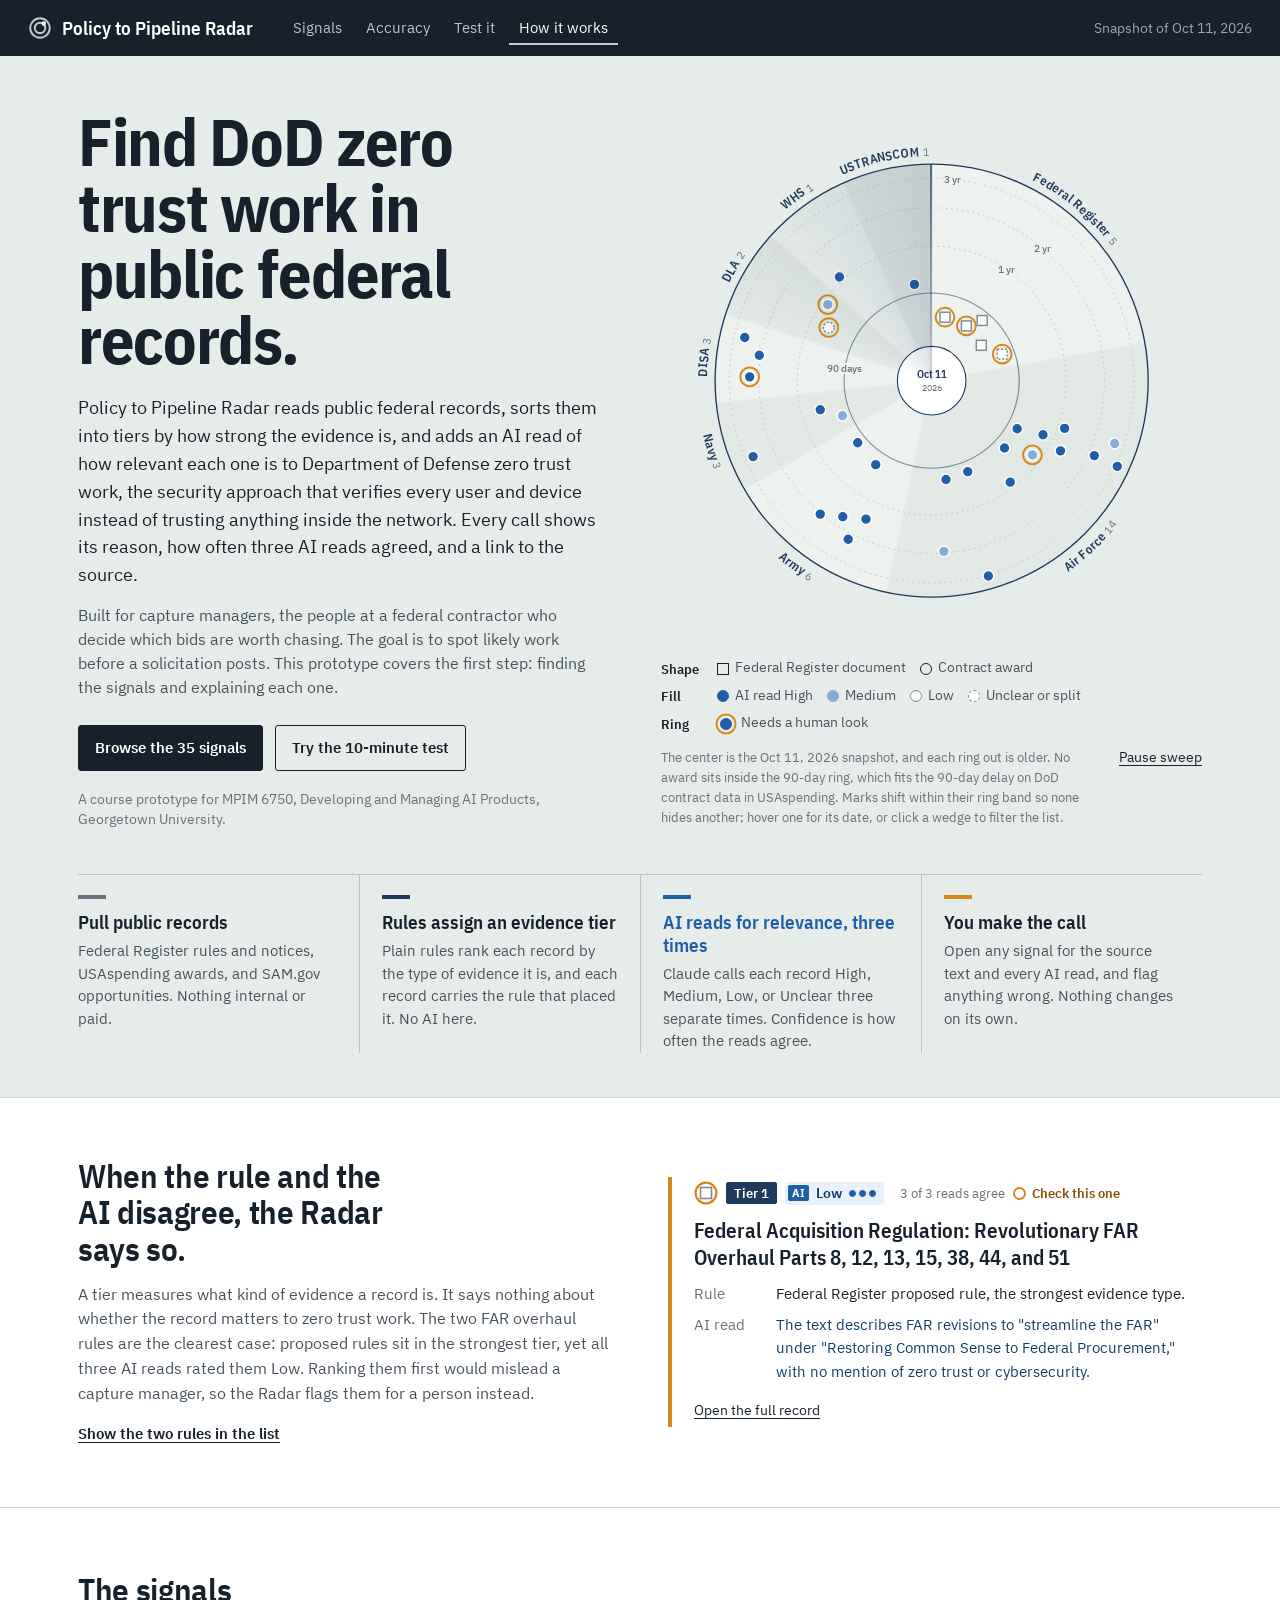
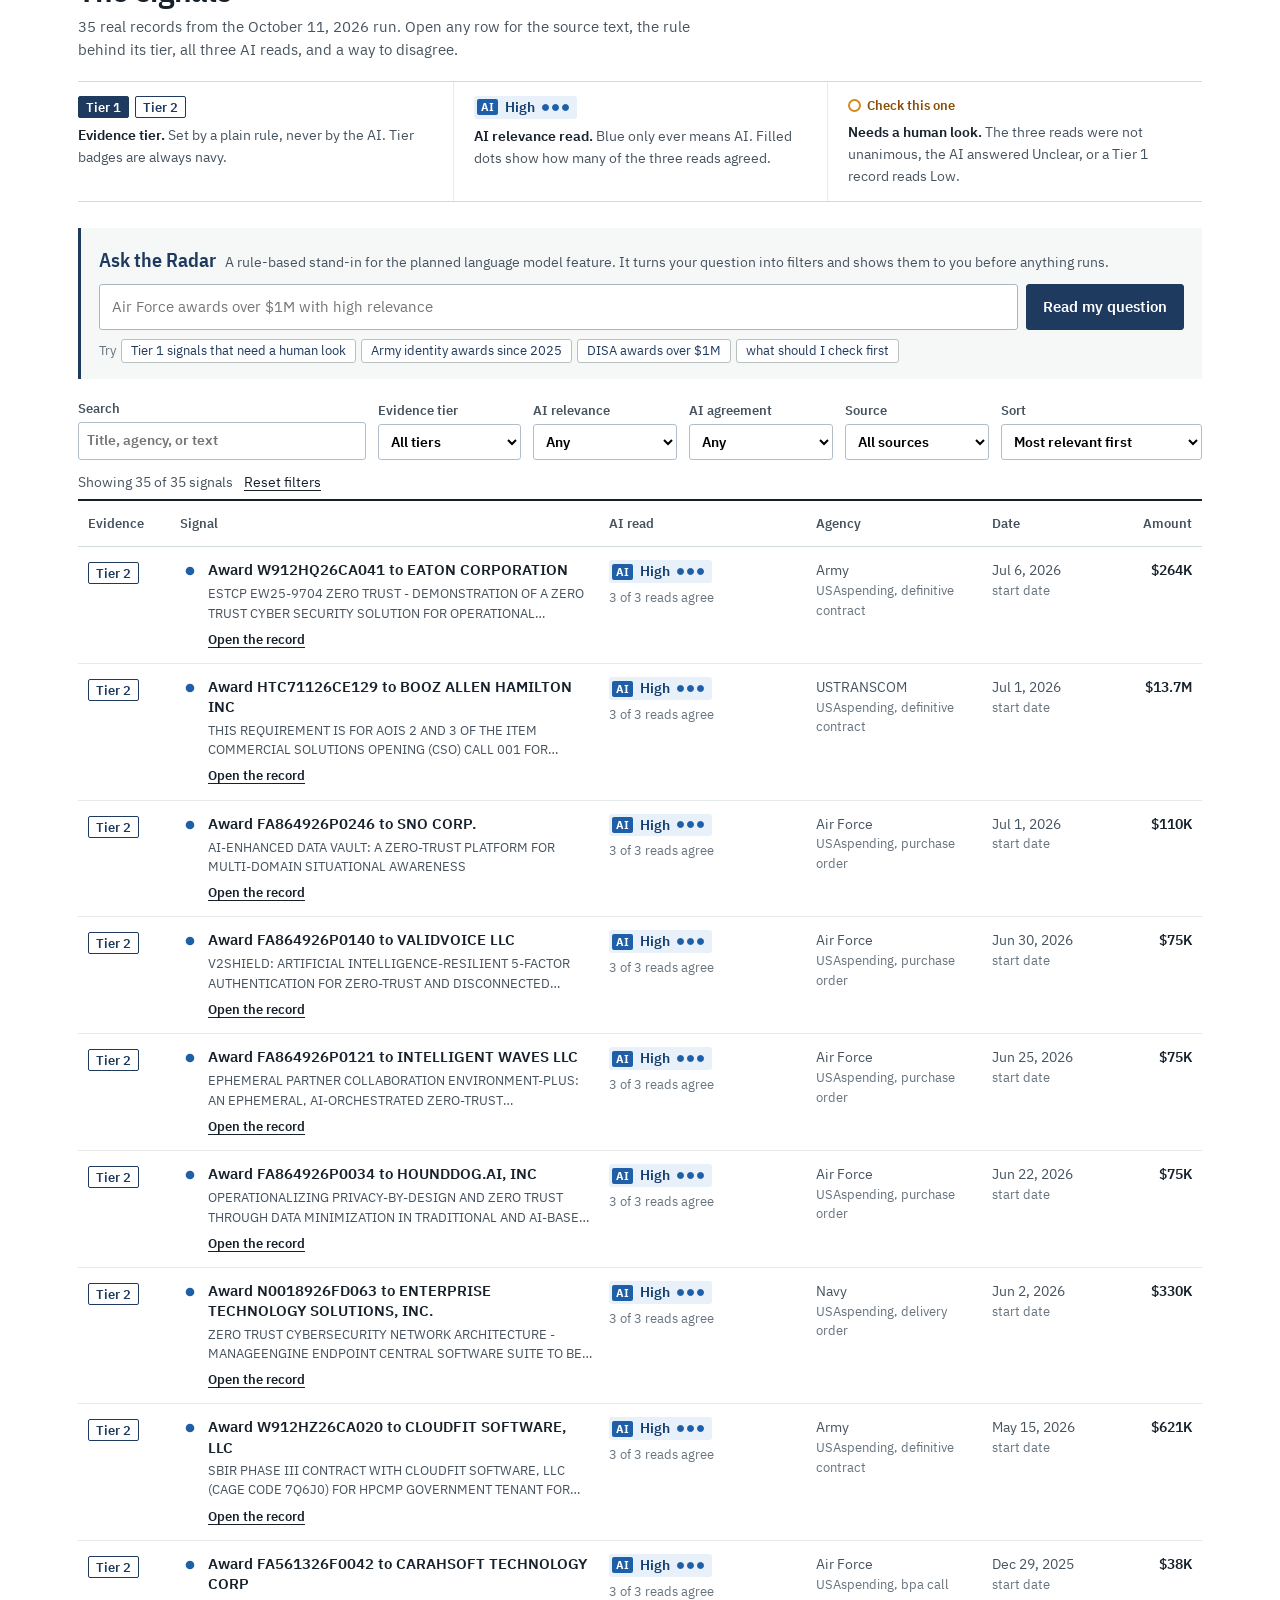
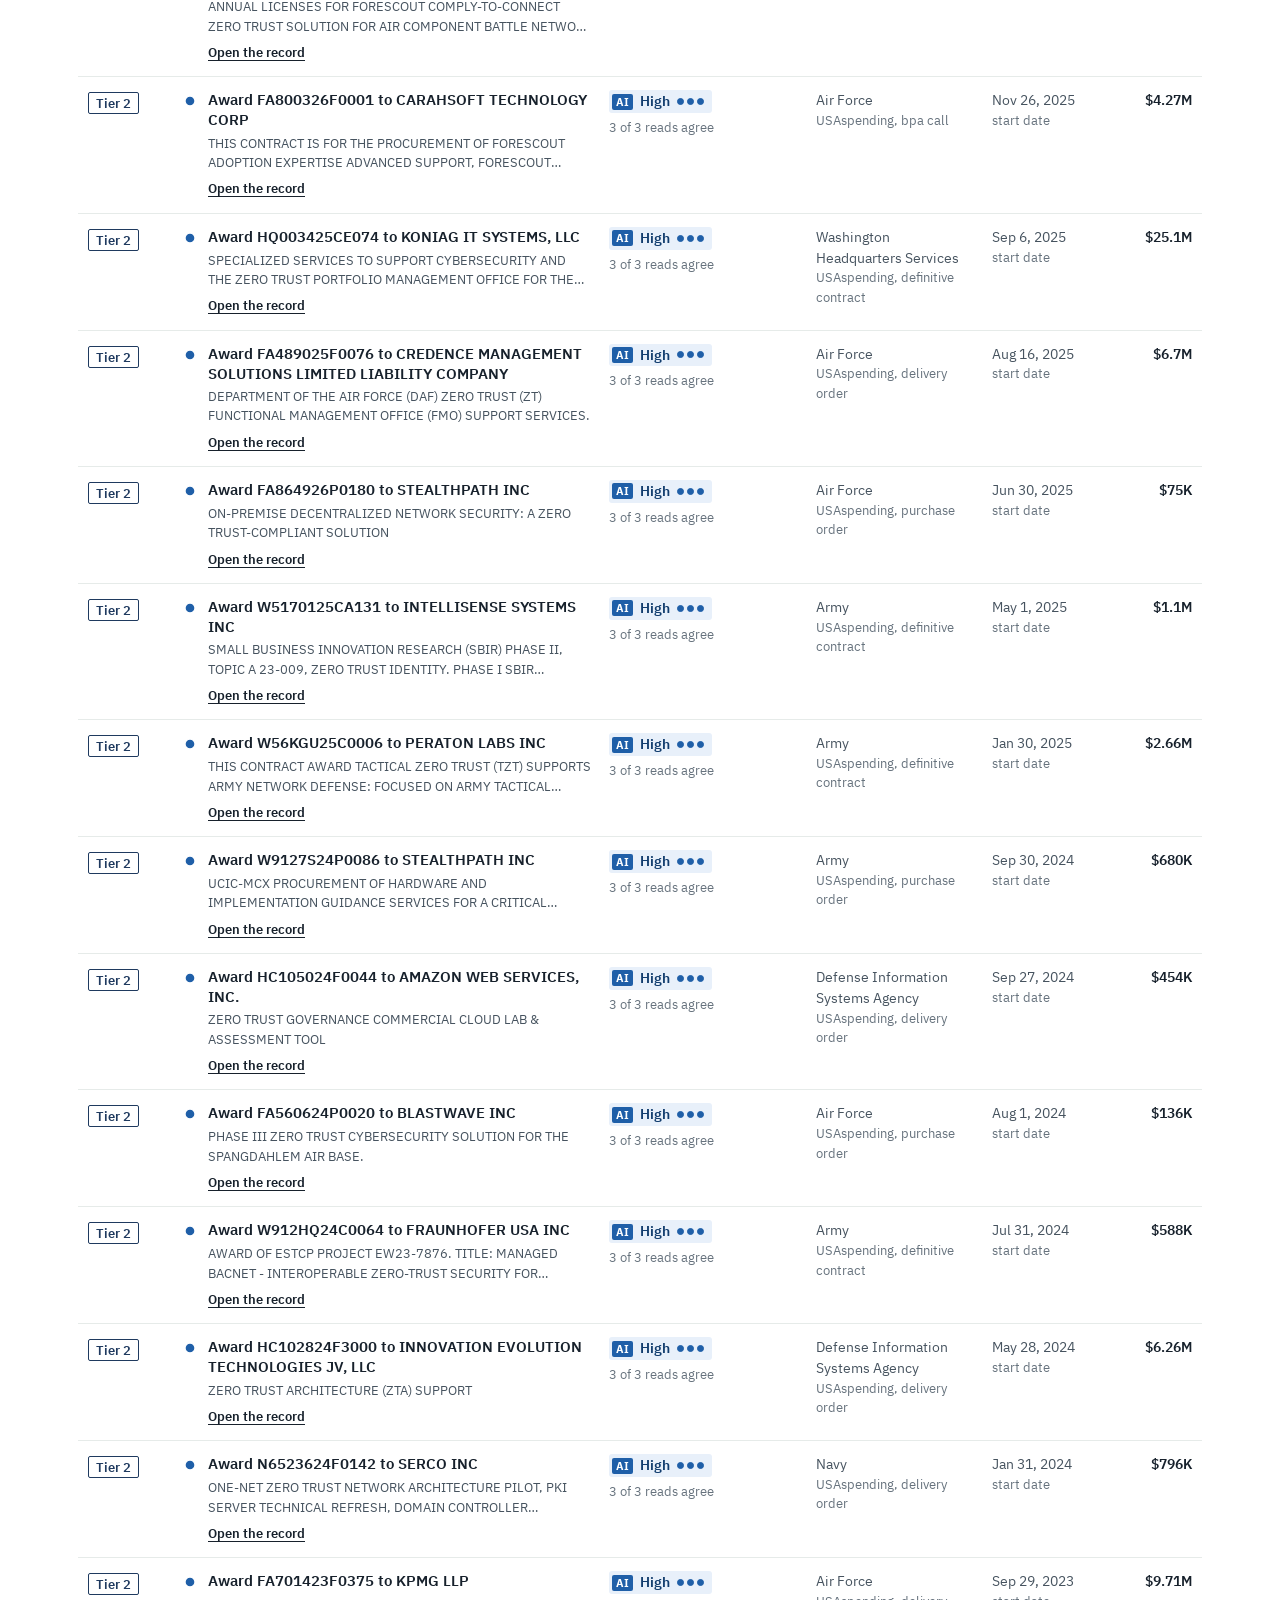
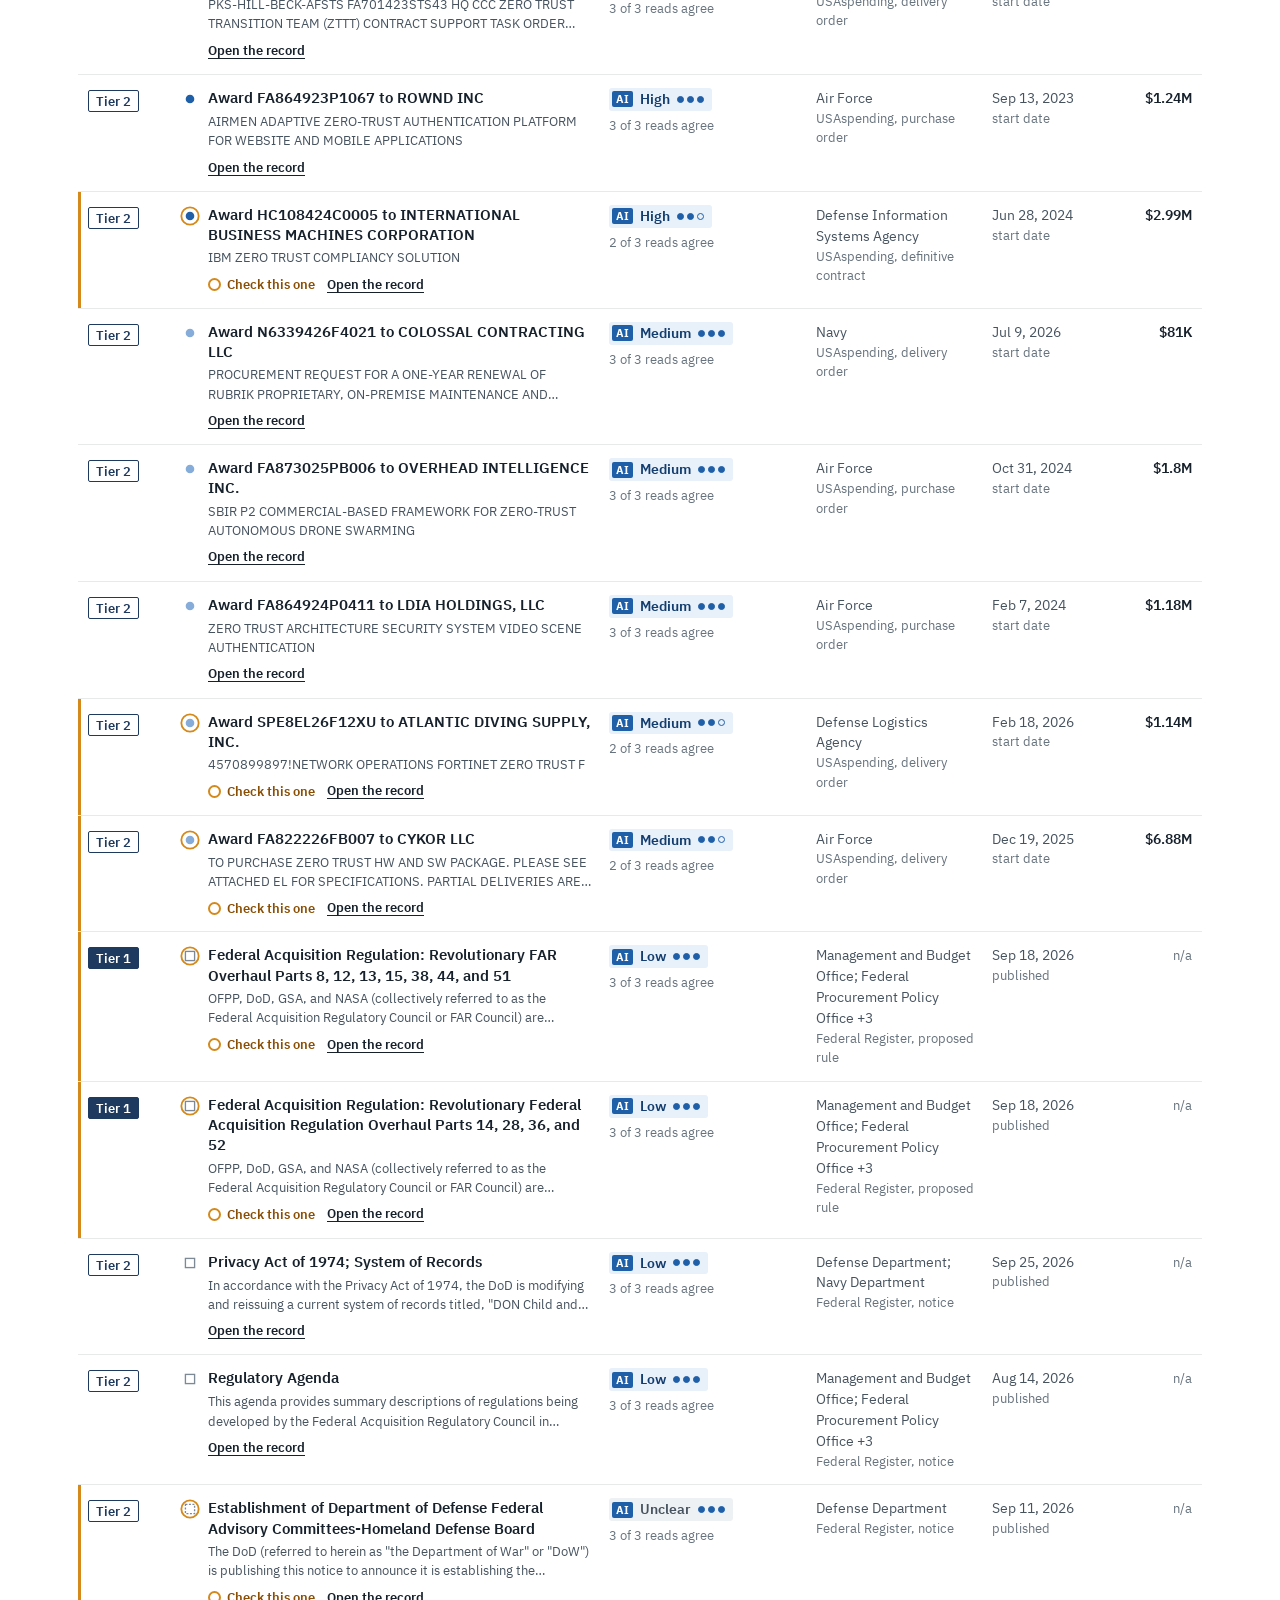
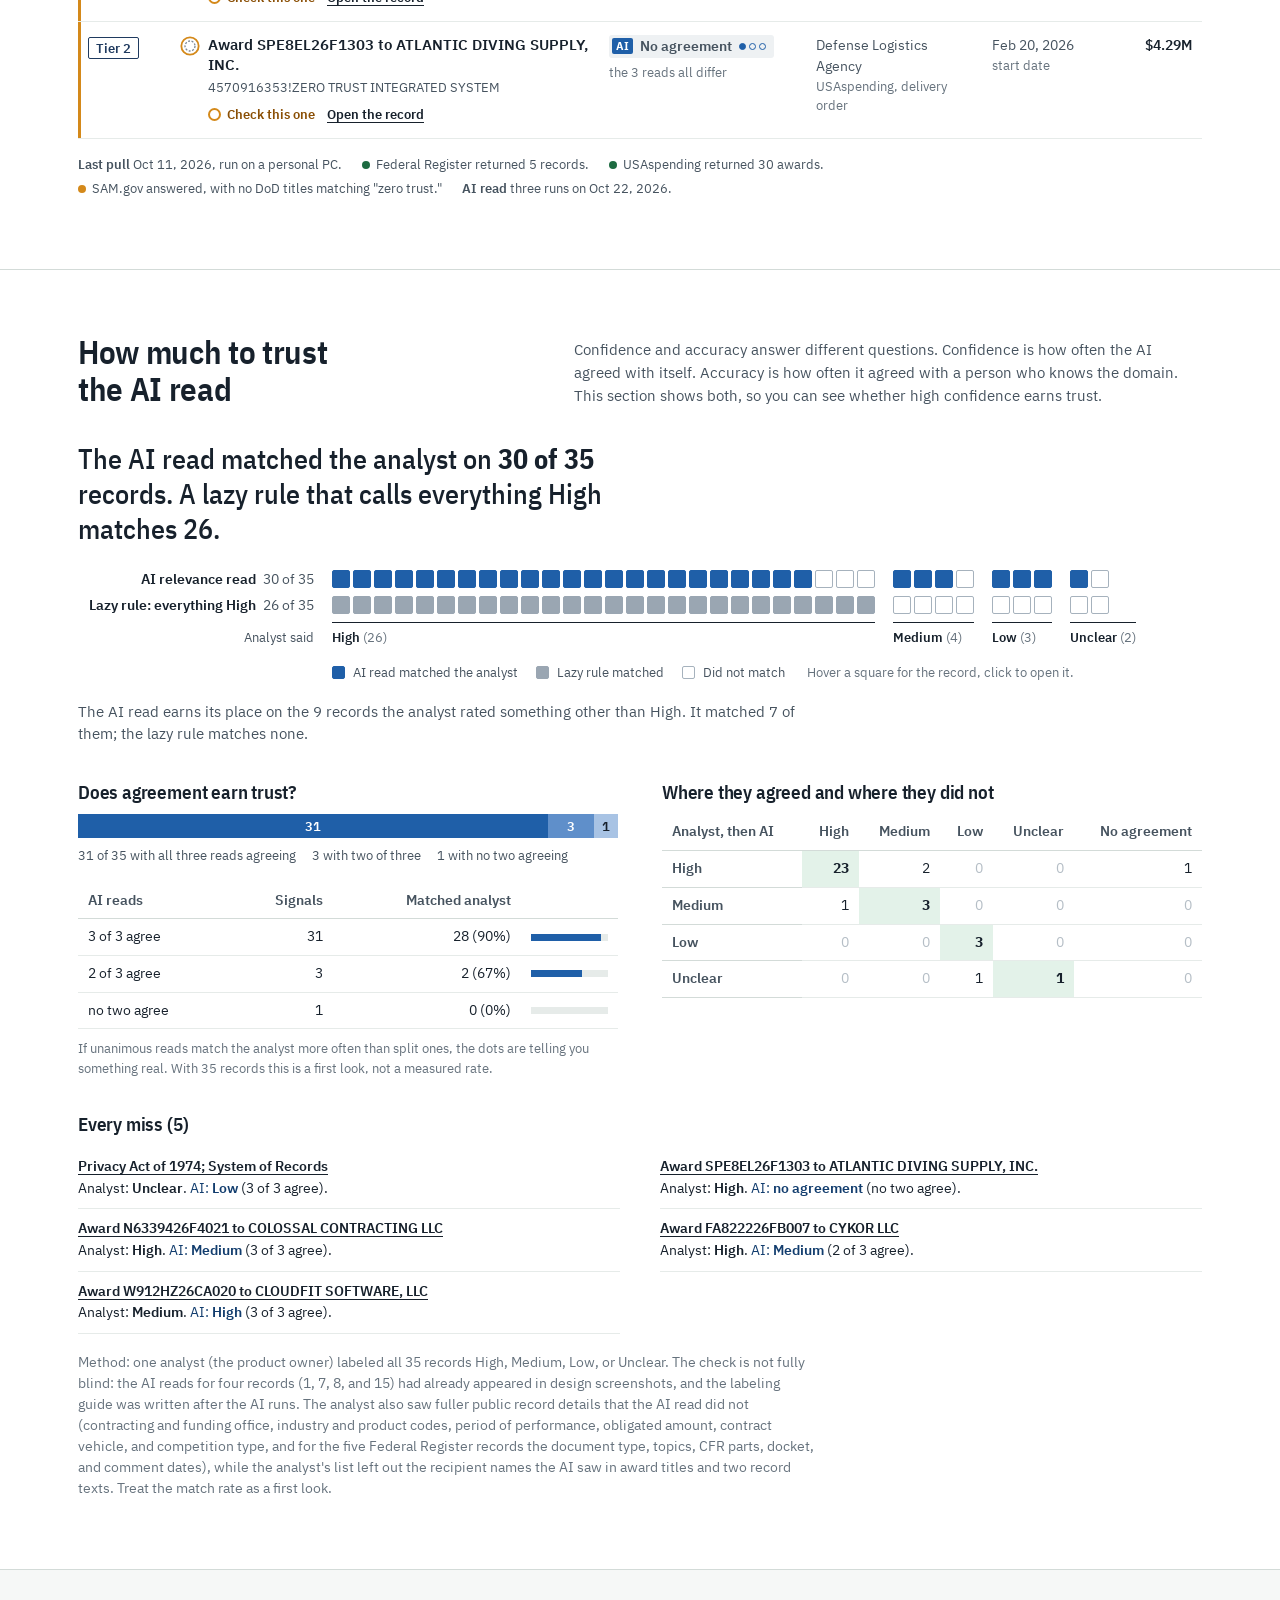
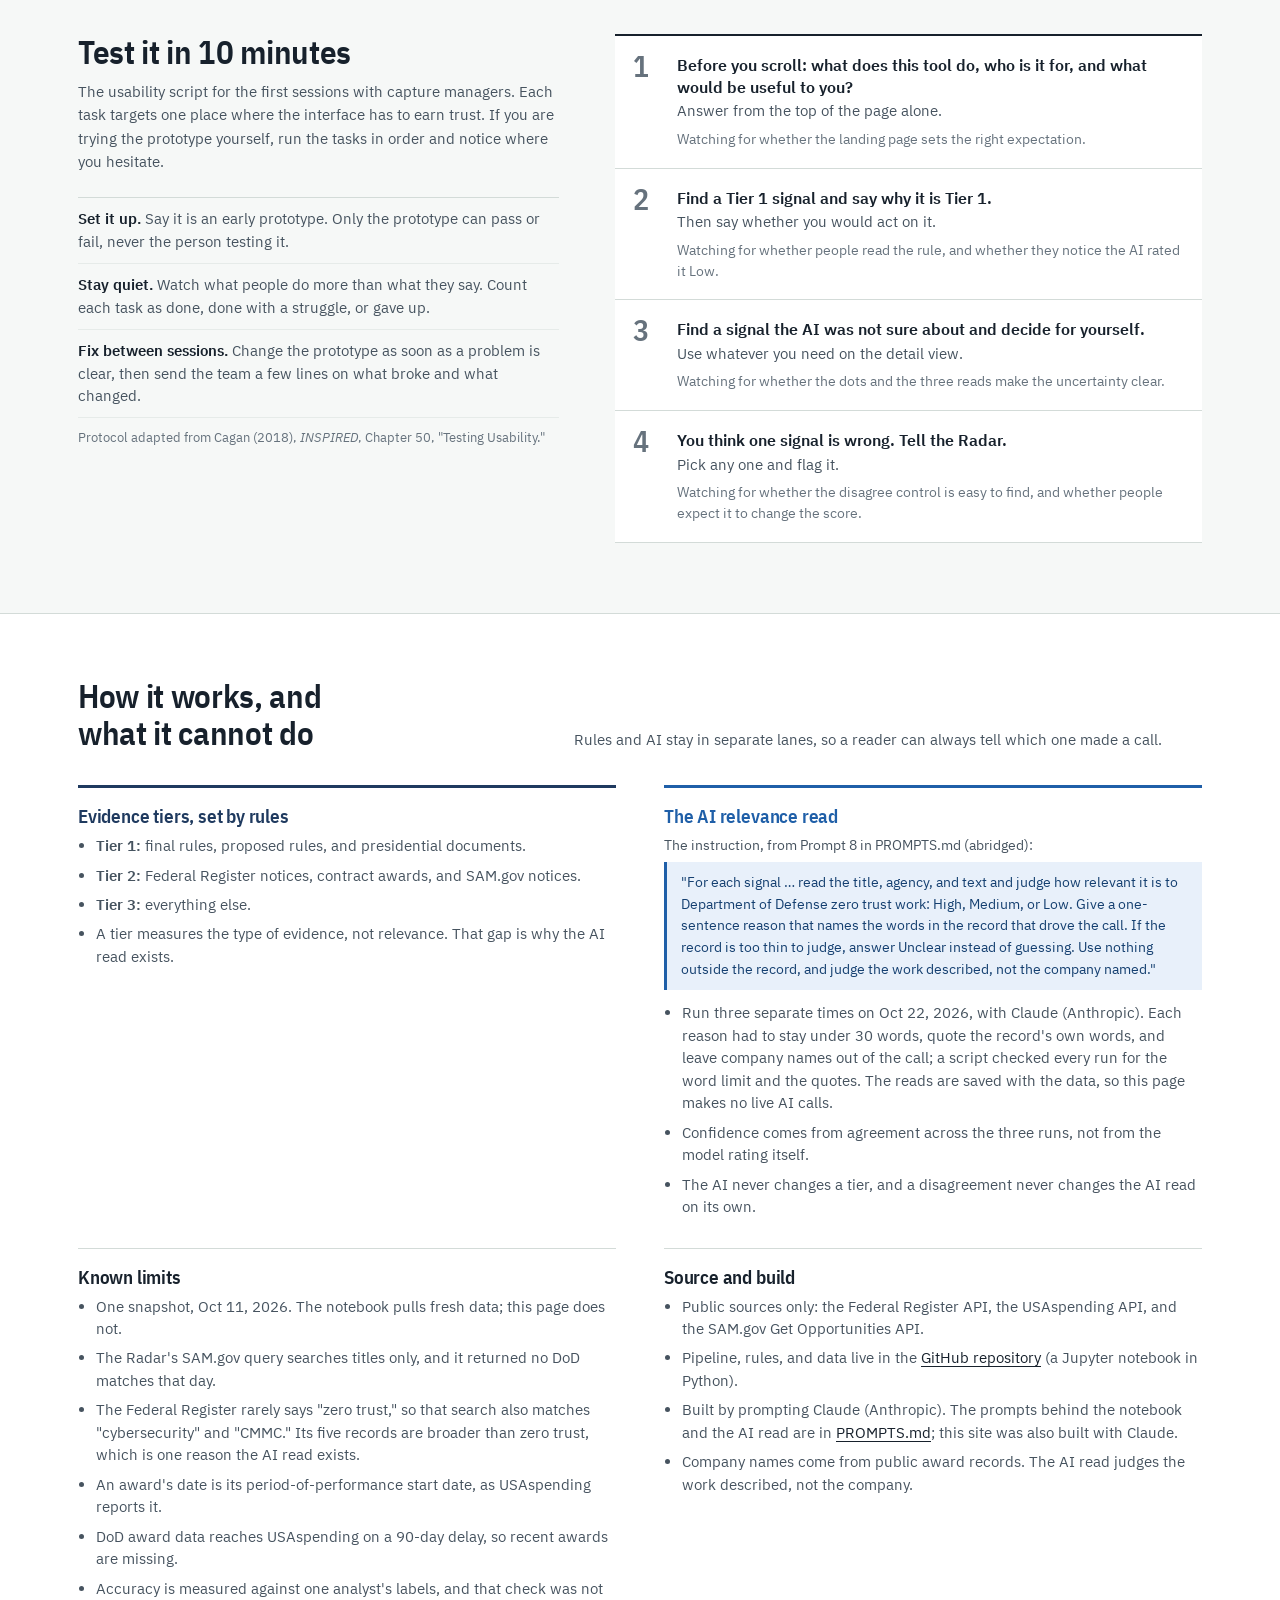
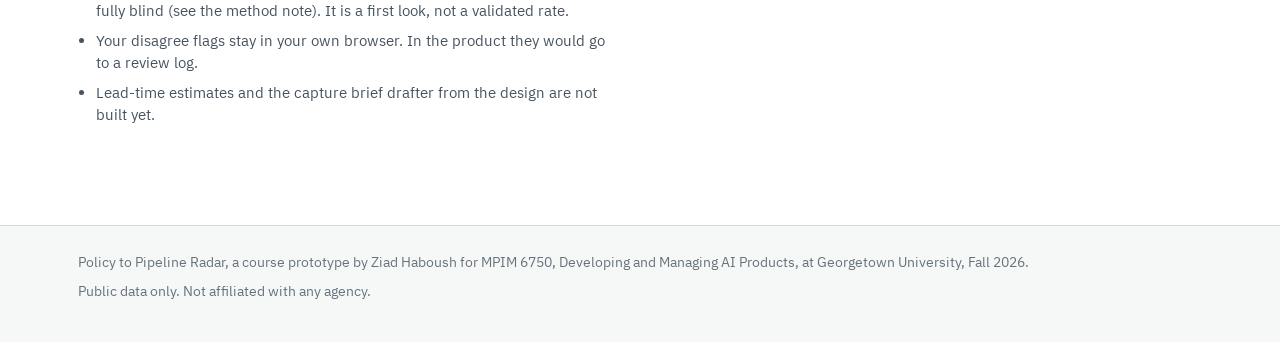
<file: docs/index.html>
<!doctype html>
<html lang="en">
<head>
<meta charset="utf-8">
<meta name="viewport" content="width=device-width, initial-scale=1">
<title>Policy to Pipeline Radar</title>
<meta name="description" content="A working prototype that finds DoD zero trust signals in public federal records. Each signal shows its rule-based evidence tier, an AI relevance read with how often three runs agreed, and its source.">
<link rel="preload" href="assets/fonts/ibm-plex-sans-condensed-latin-600-normal.woff2" as="font" type="font/woff2" crossorigin>
<link rel="stylesheet" href="assets/style.css?v=20261022d">
<link rel="icon" href="data:image/svg+xml,%3Csvg xmlns='http://www.w3.org/2000/svg' viewBox='0 0 32 32'%3E%3Ccircle cx='16' cy='16' r='13' fill='none' stroke='%231f3a5f' stroke-width='3'/%3E%3Ccircle cx='16' cy='16' r='7' fill='none' stroke='%231f3a5f' stroke-width='2'/%3E%3Ccircle cx='21' cy='10' r='3' fill='%2318222e'/%3E%3C/svg%3E">
</head>
<body>
<a class="skip" href="#feed-start">Skip to the signal list</a>

<header class="topbar">
  <div class="bar">
    <a class="logo" href="#top" aria-label="Policy to Pipeline Radar, back to top">
      <svg viewBox="0 0 32 32" aria-hidden="true"><circle cx="16" cy="16" r="13"/><circle cx="16" cy="16" r="7"/><circle class="b" cx="21" cy="10" r="3"/></svg>
      <span>Policy to Pipeline Radar</span>
    </a>
    <nav class="nav" aria-label="Sections">
      <a href="#radar">Signals</a>
      <a href="#accuracy">Accuracy</a>
      <a href="#test">Test it</a>
      <a href="#about">How it works</a>
    </nav>
    <span class="snap">Snapshot of Oct 11, 2026</span>
  </div>
</header>

<main id="top">
<!-- ===================== LANDING ===================== -->
<section class="hero" aria-labelledby="hero-h">
  <div class="wrap hero-grid">
    <div class="hero-copy">
      <h1 id="hero-h">Find DoD zero trust work in public federal records.</h1>
      <p class="lede">Policy to Pipeline Radar reads public federal records, sorts them into tiers by how strong the evidence is, and adds an AI read of how relevant each one is to Department of Defense zero trust work, the security approach that verifies every user and device instead of trusting anything inside the network. Every call shows its reason, how often three AI reads agreed, and a link to the source.</p>
      <p class="who">Built for capture managers, the people at a federal contractor who decide which bids are worth chasing. The goal is to spot likely work before a solicitation posts. This prototype covers the first step: finding the signals and explaining each one.</p>
      <div class="cta">
        <a class="btn primary" href="#radar">Browse the 35 signals</a>
        <a class="btn" href="#test">Try the 10-minute test</a>
      </div>
      <p class="course">A course prototype for MPIM 6750, Developing and Managing AI Products, Georgetown University.</p>
    </div>

    <figure class="scope" aria-labelledby="scope-cap">
      <div class="scope-box">
        <svg id="scope" viewBox="0 0 600 600" role="img" aria-labelledby="scope-title scope-desc">
          <title id="scope-title">Radar plot of the 35 signals</title>
          <desc id="scope-desc">Each mark is one public record. Each wedge holds one DoD component, and Federal Register documents get their own wedge. Distance from the center shows age. Fill color shows the AI relevance read. Click a mark to open its record, or a wedge to filter the list. The same records are listed below as text.</desc>
        </svg>
        <div class="sweep" id="sweep" aria-hidden="true"></div>
        <div class="tip" id="tip" role="status" aria-live="polite"></div>
      </div>
      <figcaption id="scope-cap">
        <dl class="key">
          <div><dt>Shape</dt><dd><span><i class="g sq"></i>Federal Register document</span><span><i class="g ci"></i>Contract award</span></dd></div>
          <div><dt>Fill</dt><dd><span><i class="g ci f-high"></i>AI read High</span><span><i class="g ci f-med"></i>Medium</span><span><i class="g ci f-low"></i>Low</span><span><i class="g ci f-unc"></i>Unclear or split</span></dd></div>
          <div><dt>Ring</dt><dd><span><i class="g ci f-high look"></i>Needs a human look</span></dd></div>
        </dl>
        <div class="scope-foot">
          <span>The center is the Oct 11, 2026 snapshot, and each ring out is older. No award sits inside the 90-day ring, which fits the 90-day delay on DoD contract data in USAspending. Marks shift within their ring band so none hides another; hover one for its date, or click a wedge to filter the list.</span>
          <button class="linkbtn" id="sweep-toggle" type="button" aria-pressed="false">Pause sweep</button>
        </div>
      </figcaption>
    </figure>
  </div>

  <div class="wrap">
    <ol class="flow" aria-label="How the Radar works">
      <li class="f-src"><b>Pull public records</b><span>Federal Register rules and notices, USAspending awards, and SAM.gov opportunities. Nothing internal or paid.</span></li>
      <li class="f-rule"><b>Rules assign an evidence tier</b><span>Plain rules rank each record by the type of evidence it is, and each record carries the rule that placed it. No AI here.</span></li>
      <li class="f-ai"><b>AI reads for relevance, three times</b><span>Claude calls each record High, Medium, Low, or Unclear three separate times. Confidence is how often the reads agree.</span></li>
      <li class="f-you"><b>You make the call</b><span>Open any signal for the source text and every AI read, and flag anything wrong. Nothing changes on its own.</span></li>
    </ol>
  </div>
</section>

<!-- ===================== DISAGREEMENT STORY ===================== -->
<section class="story" aria-labelledby="story-h">
  <div class="wrap story-grid">
    <div>
      <h2 id="story-h">When the rule and the AI disagree, the Radar says so.</h2>
      <p>A tier measures what kind of evidence a record is. It says nothing about whether the record matters to zero trust work. The two FAR overhaul rules are the clearest case: proposed rules sit in the strongest tier, yet all three AI reads rated them Low. Ranking them first would mislead a capture manager, so the Radar flags them for a person instead.</p>
      <p class="story-act"><button class="linkbtn" type="button" id="show-far">Show the two rules in the list</button></p>
    </div>
    <div class="pv" id="preview" aria-label="Example: one signal, explained"></div>
  </div>
</section>

<!-- ===================== SIGNALS ===================== -->
<section class="block" id="radar" aria-labelledby="radar-h">
  <div class="wrap">
    <div class="head">
      <h2 id="radar-h">The signals</h2>
      <p class="sub">35 real records from the October 11, 2026 run. Open any row for the source text, the rule behind its tier, all three AI reads, and a way to disagree.</p>
    </div>

    <dl class="legend" aria-label="How to read a row">
      <div><dt><span class="badge t1">Tier 1</span><span class="badge t2">Tier 2</span></dt><dd><b>Evidence tier.</b> Set by a plain rule, never by the AI. Tier badges are always navy.</dd></div>
      <div><dt><span class="airead"><span class="tag">AI</span>High <span class="dots" aria-hidden="true"><span class="on"></span><span class="on"></span><span class="on"></span></span></span></dt><dd><b>AI relevance read.</b> Blue only ever means AI. Filled dots show how many of the three reads agreed.</dd></div>
      <div><dt><span class="flag">Check this one</span></dt><dd><b>Needs a human look.</b> The three reads were not unanimous, the AI answered Unclear, or a Tier 1 record reads Low.</dd></div>
    </dl>

    <div class="ask" id="ask">
      <form id="ask-form" autocomplete="off">
        <label for="ask-input"><b>Ask the Radar</b> <span>A rule-based stand-in for the planned language model feature. It turns your question into filters and shows them to you before anything runs.</span></label>
        <div class="ask-row">
          <input id="ask-input" type="text" placeholder="Air Force awards over $1M with high relevance">
          <button class="btn rule" type="submit">Read my question</button>
        </div>
      </form>
      <div class="examples">Try
        <button type="button" data-q="Tier 1 signals that need a human look">Tier 1 signals that need a human look</button>
        <button type="button" data-q="Army zero trust identity awards since 2025">Army identity awards since 2025</button>
        <button type="button" data-q="DISA awards over $1M">DISA awards over $1M</button>
        <button type="button" data-q="what should I check first">what should I check first</button>
      </div>
      <div class="interp" id="interp" aria-live="polite">
        <p class="label">Here is how I read your question. Remove anything I got wrong, then run it.</p>
        <div class="chips" id="interp-chips"></div>
        <div class="interp-actions">
          <button class="btn rule small" id="ask-run" type="button">Run these filters</button>
          <button class="linkbtn" id="ask-cancel" type="button">Cancel</button>
        </div>
        <p class="did" id="ask-did"></p>
      </div>
    </div>

    <div class="filters" role="search" aria-label="Filter signals">
      <label class="grow">Search<input id="f-q" type="search" placeholder="Title, agency, or text"></label>
      <label>Evidence tier<select id="f-tier"><option value="">All tiers</option><option value="1">Tier 1</option><option value="2">Tier 2</option><option value="3">Tier 3</option></select></label>
      <label>AI relevance<select id="f-ai"><option value="">Any</option><option>High</option><option>Medium</option><option>Low</option><option>Unclear</option><option value="Split">No agreement</option></select></label>
      <label>AI agreement<select id="f-conf"><option value="">Any</option><option value="High">3 of 3 agree</option><option value="Medium">2 of 3 agree</option><option value="Low">No two agree</option></select></label>
      <label>Source<select id="f-src"><option value="">All sources</option><option value="federal_register">Federal Register</option><option value="usaspending">USAspending</option><option value="sam">SAM.gov</option></select></label>
      <label class="sortl">Sort<select id="f-sort">
        <option value="relevance">Most relevant first</option>
        <option value="review">Needs a human look first</option>
        <option value="tier">Strongest evidence first</option>
        <option value="date">Newest first</option>
        <option value="amount">Largest award first</option>
      </select></label>
    </div>
    <div class="countline"><span><span id="count" aria-live="polite"></span> <button class="linkbtn" id="f-reset" type="button">Reset filters</button></span><span class="active-chips" id="active-chips"></span></div>

    <div class="feed" role="table" aria-label="Signals" id="feed-start" tabindex="-1">
      <div class="feed-head" role="row">
        <span role="columnheader">Evidence</span><span role="columnheader">Signal</span><span role="columnheader">AI read</span><span role="columnheader">Agency</span><span role="columnheader">Date</span><span role="columnheader" class="r">Amount</span>
      </div>
      <div id="feed" role="rowgroup"></div>
    </div>

    <p class="status" id="status">
      <span><b>Last pull</b> Oct 11, 2026, run on a personal PC.</span>
      <span><i class="dot ok"></i>Federal Register returned 5 records.</span>
      <span><i class="dot ok"></i>USAspending returned 30 awards.</span>
      <span><i class="dot warn"></i>SAM.gov answered, with no DoD titles matching "zero trust."</span>
      <span><b>AI read</b> three runs on Oct 22, 2026.</span>
    </p>
  </div>
</section>

<!-- ===================== ACCURACY ===================== -->
<section class="block" id="accuracy" aria-labelledby="acc-h">
  <div class="wrap">
    <div class="head split">
      <h2 id="acc-h">How much to trust the AI read</h2>
      <p class="sub">Confidence and accuracy answer different questions. Confidence is how often the AI agreed with itself. Accuracy is how often it agreed with a person who knows the domain. This section shows both, so you can see whether high confidence earns trust.</p>
    </div>
    <div id="acc-body"></div>
  </div>
</section>

<!-- ===================== TEST IT ===================== -->
<section class="block tint" id="test" aria-labelledby="test-h">
  <div class="wrap test-grid">
    <div class="head">
      <h2 id="test-h">Test it in 10 minutes</h2>
      <p class="sub">The usability script for the first sessions with capture managers. Each task targets one place where the interface has to earn trust. If you are trying the prototype yourself, run the tasks in order and notice where you hesitate.</p>
      <div class="protocol">
        <p><b>Set it up.</b> Say it is an early prototype. Only the prototype can pass or fail, never the person testing it.</p>
        <p><b>Stay quiet.</b> Watch what people do more than what they say. Count each task as done, done with a struggle, or gave up.</p>
        <p><b>Fix between sessions.</b> Change the prototype as soon as a problem is clear, then send the team a few lines on what broke and what changed.</p>
        <p class="credit">Protocol adapted from Cagan (2018), <i>INSPIRED</i>, Chapter 50, "Testing Usability."</p>
      </div>
    </div>
    <ol class="tasks">
      <li><b>Before you scroll: what does this tool do, who is it for, and what would be useful to you?</b><span>Answer from the top of the page alone.</span><em>Watching for whether the landing page sets the right expectation.</em></li>
      <li><b>Find a Tier 1 signal and say why it is Tier 1.</b><span>Then say whether you would act on it.</span><em>Watching for whether people read the rule, and whether they notice the AI rated it Low.</em></li>
      <li><b>Find a signal the AI was not sure about and decide for yourself.</b><span>Use whatever you need on the detail view.</span><em>Watching for whether the dots and the three reads make the uncertainty clear.</em></li>
      <li><b>You think one signal is wrong. Tell the Radar.</b><span>Pick any one and flag it.</span><em>Watching for whether the disagree control is easy to find, and whether people expect it to change the score.</em></li>
    </ol>
  </div>
</section>

<!-- ===================== ABOUT ===================== -->
<section class="block" id="about" aria-labelledby="about-h">
  <div class="wrap">
    <div class="head split">
      <h2 id="about-h">How it works, and what it cannot do</h2>
      <p class="sub">Rules and AI stay in separate lanes, so a reader can always tell which one made a call.</p>
    </div>
    <div class="about-grid">
      <section class="lane rule-lane" aria-labelledby="ab1">
        <h3 id="ab1">Evidence tiers, set by rules</h3>
        <ul>
          <li><b>Tier 1:</b> final rules, proposed rules, and presidential documents.</li>
          <li><b>Tier 2:</b> Federal Register notices, contract awards, and SAM.gov notices.</li>
          <li><b>Tier 3:</b> everything else.</li>
          <li>A tier measures the type of evidence, not relevance. That gap is why the AI read exists.</li>
        </ul>
      </section>
      <section class="lane ai-lane" aria-labelledby="ab2">
        <h3 id="ab2">The AI relevance read</h3>
        <p class="prompt-label">The instruction, from Prompt 8 in PROMPTS.md (abridged):</p>
        <blockquote class="prompt">"For each signal &hellip; read the title, agency, and text and judge how relevant it is to Department of Defense zero trust work: High, Medium, or Low. Give a one-sentence reason that names the words in the record that drove the call. If the record is too thin to judge, answer Unclear instead of guessing. Use nothing outside the record, and judge the work described, not the company named."</blockquote>
        <ul>
          <li>Run three separate times on Oct 22, 2026, with Claude (Anthropic). Each reason had to stay under 30 words, quote the record's own words, and leave company names out of the call; a script checked every run for the word limit and the quotes. The reads are saved with the data, so this page makes no live AI calls.</li>
          <li>Confidence comes from agreement across the three runs, not from the model rating itself.</li>
          <li>The AI never changes a tier, and a disagreement never changes the AI read on its own.</li>
        </ul>
      </section>
      <section class="lane" aria-labelledby="ab3">
        <h3 id="ab3">Known limits</h3>
        <ul>
          <li>One snapshot, Oct 11, 2026. The notebook pulls fresh data; this page does not.</li>
          <li>The Radar's SAM.gov query searches titles only, and it returned no DoD matches that day.</li>
          <li>The Federal Register rarely says "zero trust," so that search also matches "cybersecurity" and "CMMC." Its five records are broader than zero trust, which is one reason the AI read exists.</li>
          <li>An award's date is its period-of-performance start date, as USAspending reports it.</li>
          <li>DoD award data reaches USAspending on a 90-day delay, so recent awards are missing.</li>
          <li>Accuracy is measured against one analyst's labels, and that check was not fully blind (see the method note). It is a first look, not a validated rate.</li>
          <li>Your disagree flags stay in your own browser. In the product they would go to a review log.</li>
          <li>Lead-time estimates and the capture brief drafter from the design are not built yet.</li>
        </ul>
      </section>
      <section class="lane" aria-labelledby="ab4">
        <h3 id="ab4">Source and build</h3>
        <ul>
          <li>Public sources only: the Federal Register API, the USAspending API, and the SAM.gov Get Opportunities API.</li>
          <li>Pipeline, rules, and data live in the <a href="https://github.com/haboushziad-hash/policy-to-pipeline-radar">GitHub repository</a> (a Jupyter notebook in Python).</li>
          <li>Built by prompting Claude (Anthropic). The prompts behind the notebook and the AI read are in <a href="https://github.com/haboushziad-hash/policy-to-pipeline-radar/blob/main/PROMPTS.md">PROMPTS.md</a>; this site was also built with Claude.</li>
          <li>Company names come from public award records. The AI read judges the work described, not the company.</li>
        </ul>
      </section>
    </div>
  </div>
</section>
</main>

<footer>
  <div class="wrap foot">
    <span>Policy to Pipeline Radar, a course prototype by Ziad Haboush for MPIM 6750, Developing and Managing AI Products, at Georgetown University, Fall 2026.</span>
    <span>Public data only. Not affiliated with any agency.</span>
  </div>
</footer>

<div class="toast" id="toast" role="status" aria-live="polite"></div>

<dialog id="detail" aria-labelledby="dlg-title">
  <div class="dlg-head">
    <h3 id="dlg-title"></h3>
    <button class="btn small" id="dlg-close" type="button" aria-label="Close detail">Close</button>
  </div>
  <div class="dlg-body" id="dlg-body"></div>
</dialog>

<script src="assets/data.js?v=20261022d"></script>
<script src="assets/app.js?v=20261022d"></script>
</body>
</html>
</file>
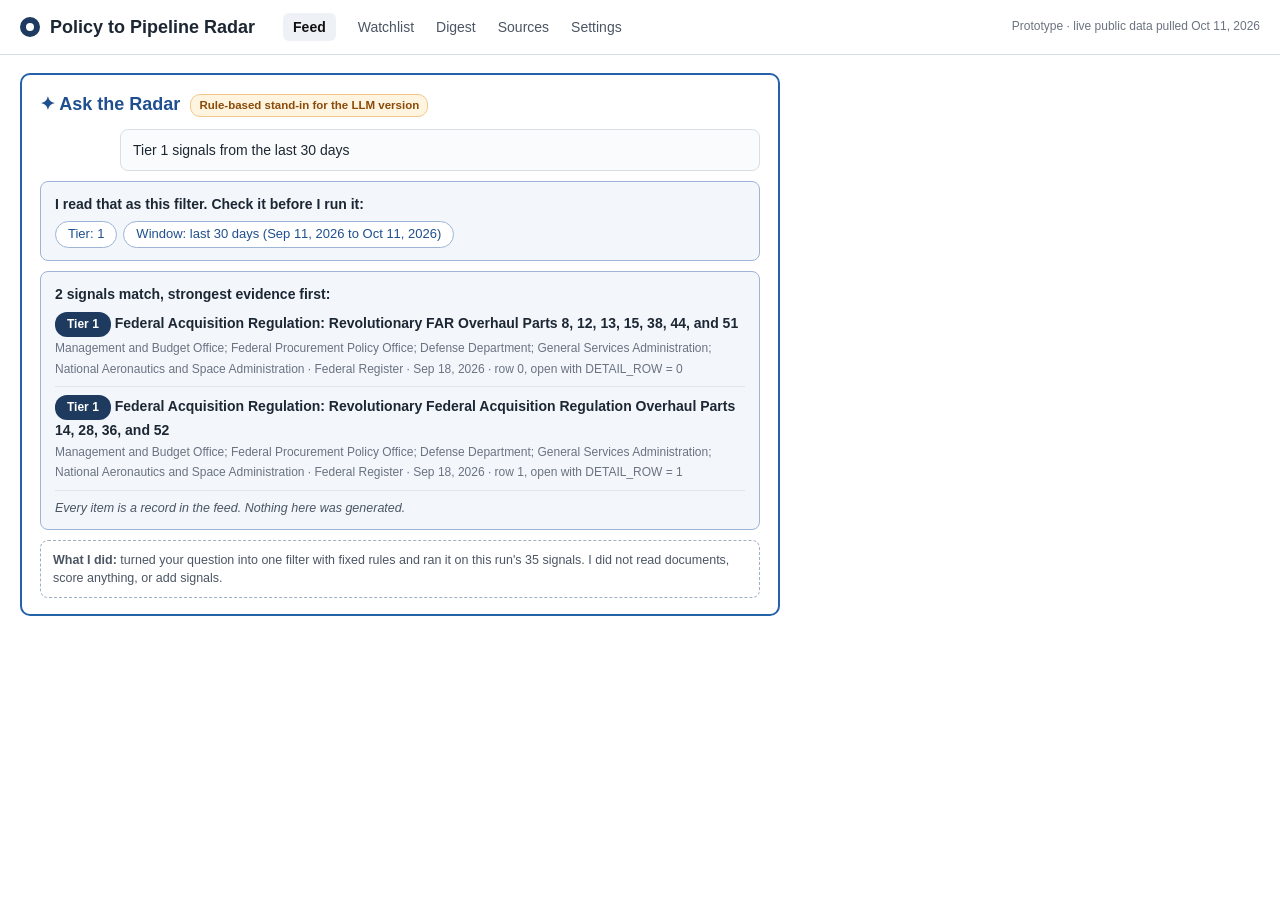
<file: mockup/ask_the_radar.html>
<!doctype html><html lang="en"><head><meta charset="utf-8"><title>Ask the Radar: stand-in</title><style>
.radar{font-family:"Segoe UI",-apple-system,Roboto,Helvetica,Arial,sans-serif;color:#1d2733;background:#fff;max-width:1440px;font-size:14px;line-height:1.45}
.radar *{box-sizing:border-box}
.radar .bar{display:flex;align-items:center;gap:28px;padding:14px 20px;border-bottom:1px solid #d9dee5}
.radar .logo{font-weight:700;font-size:18px;display:flex;align-items:center;gap:10px}
.radar .logo i{width:20px;height:20px;border-radius:50%;border:6px solid #1f3a5f;display:inline-block}
.radar .nav span{margin-right:22px;color:#4b5563}
.radar .nav .on{font-weight:600;color:#111;background:#eef1f5;padding:6px 10px;border-radius:6px}
.radar .proto{margin-left:auto;color:#6b7280;font-size:12px}
.radar .wrap{padding:18px 20px}
.radar .summary{color:#4b5563;margin-bottom:10px}
.radar table{width:100%;border-collapse:collapse;border:1px solid #d9dee5}
.radar th{background:#f3f5f8;text-align:left;font-weight:600;padding:10px 12px;border-bottom:1px solid #d9dee5;font-size:13px}
.radar td{padding:12px;border-bottom:1px solid #e5e9ef;vertical-align:top}
.radar .badge{display:inline-block;padding:4px 12px;border-radius:12px;font-weight:600;font-size:12px;white-space:nowrap}
.radar .t1{background:#1f3a5f;color:#fff}.radar .t2{background:#4a6585;color:#fff}.radar .t3{background:#b7c6d8;color:#1d2733}
.radar .title{font-weight:600;font-size:15px}
.radar .reason{color:#4b5563;font-size:12px;margin-top:3px}
.radar a{color:#2563a8;text-decoration:none}
.radar .chip{display:inline-block;border:1px solid #cfd6df;border-radius:12px;padding:2px 10px;font-size:12px;background:#f7f8fa}
.radar .muted{color:#6b7280;font-size:12px}
.radar .none{color:#6b7280;font-style:italic}
.radar .ph{border:1px dashed #9fb0c4;border-radius:6px;padding:8px 10px;color:#4b5563;font-size:12px;background:#fafbfc}
.radar .ph b{color:#1d2733}
.radar .status{margin-top:14px;padding:10px 14px;border:1px solid #d9dee5;border-radius:8px;background:#f5f7fa;font-size:13px}
.radar .dot{display:inline-block;width:10px;height:10px;border-radius:50%;margin:0 6px 0 14px}
.radar .ok{background:#2e9e5b}.radar .bad{background:#e0663a}
.radar .card{border:1px solid #d9dee5;border-radius:8px;padding:16px 18px;margin-top:14px;background:#fff}
.radar .detail{border-top:3px solid #1f3a5f;margin-top:28px;padding-top:6px}
.radar .quote{border:1px solid #e1e6ec;background:#f8f9fb;border-radius:6px;padding:12px 14px;margin:10px 0}
.radar .quote q{font-style:italic}
.radar h2{font-size:22px;margin:4px 0 2px;display:inline;vertical-align:middle}
.radar h3{font-size:16px;margin:0 0 6px}
.radar .grid{display:grid;grid-template-columns:2fr 1fr;gap:16px}
.radar .foot{margin-top:14px;padding:10px 14px;border:1px solid #d9dee5;border-radius:8px;background:#f5f7fa;color:#4b5563;font-size:12.5px}
</style><style>
.radar .ask{border:2px solid #2563a8;border-radius:10px;padding:16px 18px;max-width:760px;background:#fff}
.radar .ask-h{font-size:18px;font-weight:700;color:#1f4f8f}
.radar .ask-tag{display:inline-block;margin-left:10px;font-size:11.5px;font-weight:600;color:#8a4b08;background:#fff4e0;border:1px solid #f0c98a;border-radius:10px;padding:2px 8px;vertical-align:middle}
.radar .bubble{border:1px solid #d9dee5;border-radius:8px;padding:10px 12px;margin:12px 0 4px 80px;background:#fafbfc}
.radar .read{border:1px solid #9db4d6;background:#f3f7fc;border-radius:8px;padding:12px 14px;margin-top:10px}
.radar .ask-chip{display:inline-block;border:1px solid #9db4d6;color:#1f4f8f;background:#fff;border-radius:14px;padding:3px 12px;margin:6px 6px 0 0;font-size:13px}
.radar .note{font-style:italic;color:#4b5563;font-size:12.5px;margin-top:8px}
.radar .hit{padding:8px 0;border-bottom:1px solid #e1e6ec}
.radar .did{border:1px dashed #9fb0c4;border-radius:8px;padding:10px 12px;margin-top:10px;color:#4b5563;font-size:12.5px}
</style></head><body style="margin:0"><div class="radar"><div class="bar"><div class="logo"><i></i>Policy to Pipeline Radar</div><div class="nav"><span class="on">Feed</span><span class="">Watchlist</span><span class="">Digest</span><span class="">Sources</span><span class="">Settings</span></div><div class="proto">Prototype · live public data pulled Oct 11, 2026</div></div><div class="wrap"><div class="ask"><div class="ask-h">&#10022; Ask the Radar<span class="ask-tag">Rule-based stand-in for the LLM version</span></div><div class="bubble">Tier 1 signals from the last 30 days</div><div class="read"><b>I read that as this filter. Check it before I run it:</b><br><span class="ask-chip">Tier: 1</span><span class="ask-chip">Window: last 30 days (Sep 11, 2026 to Oct 11, 2026)</span></div><div class="read"><b>2 signals match, strongest evidence first:</b><div class="hit"><span class="badge t1">Tier 1</span> <b>Federal Acquisition Regulation: Revolutionary FAR Overhaul Parts 8, 12, 13, 15, 38, 44, and 51</b><br><span class="muted">Management and Budget Office; Federal Procurement Policy Office; Defense Department; General Services Administration; National Aeronautics and Space Administration · Federal Register · Sep 18, 2026 · row 0, open with DETAIL_ROW = 0</span></div><div class="hit"><span class="badge t1">Tier 1</span> <b>Federal Acquisition Regulation: Revolutionary Federal Acquisition Regulation Overhaul Parts 14, 28, 36, and 52</b><br><span class="muted">Management and Budget Office; Federal Procurement Policy Office; Defense Department; General Services Administration; National Aeronautics and Space Administration · Federal Register · Sep 18, 2026 · row 1, open with DETAIL_ROW = 1</span></div><div class="note">Every item is a record in the feed. Nothing here was generated.</div></div><div class="did"><b>What I did:</b> turned your question into one filter with fixed rules and ran it on this run's 35 signals. I did not read documents, score anything, or add signals.</div></div></div></div></body></html>
</file>
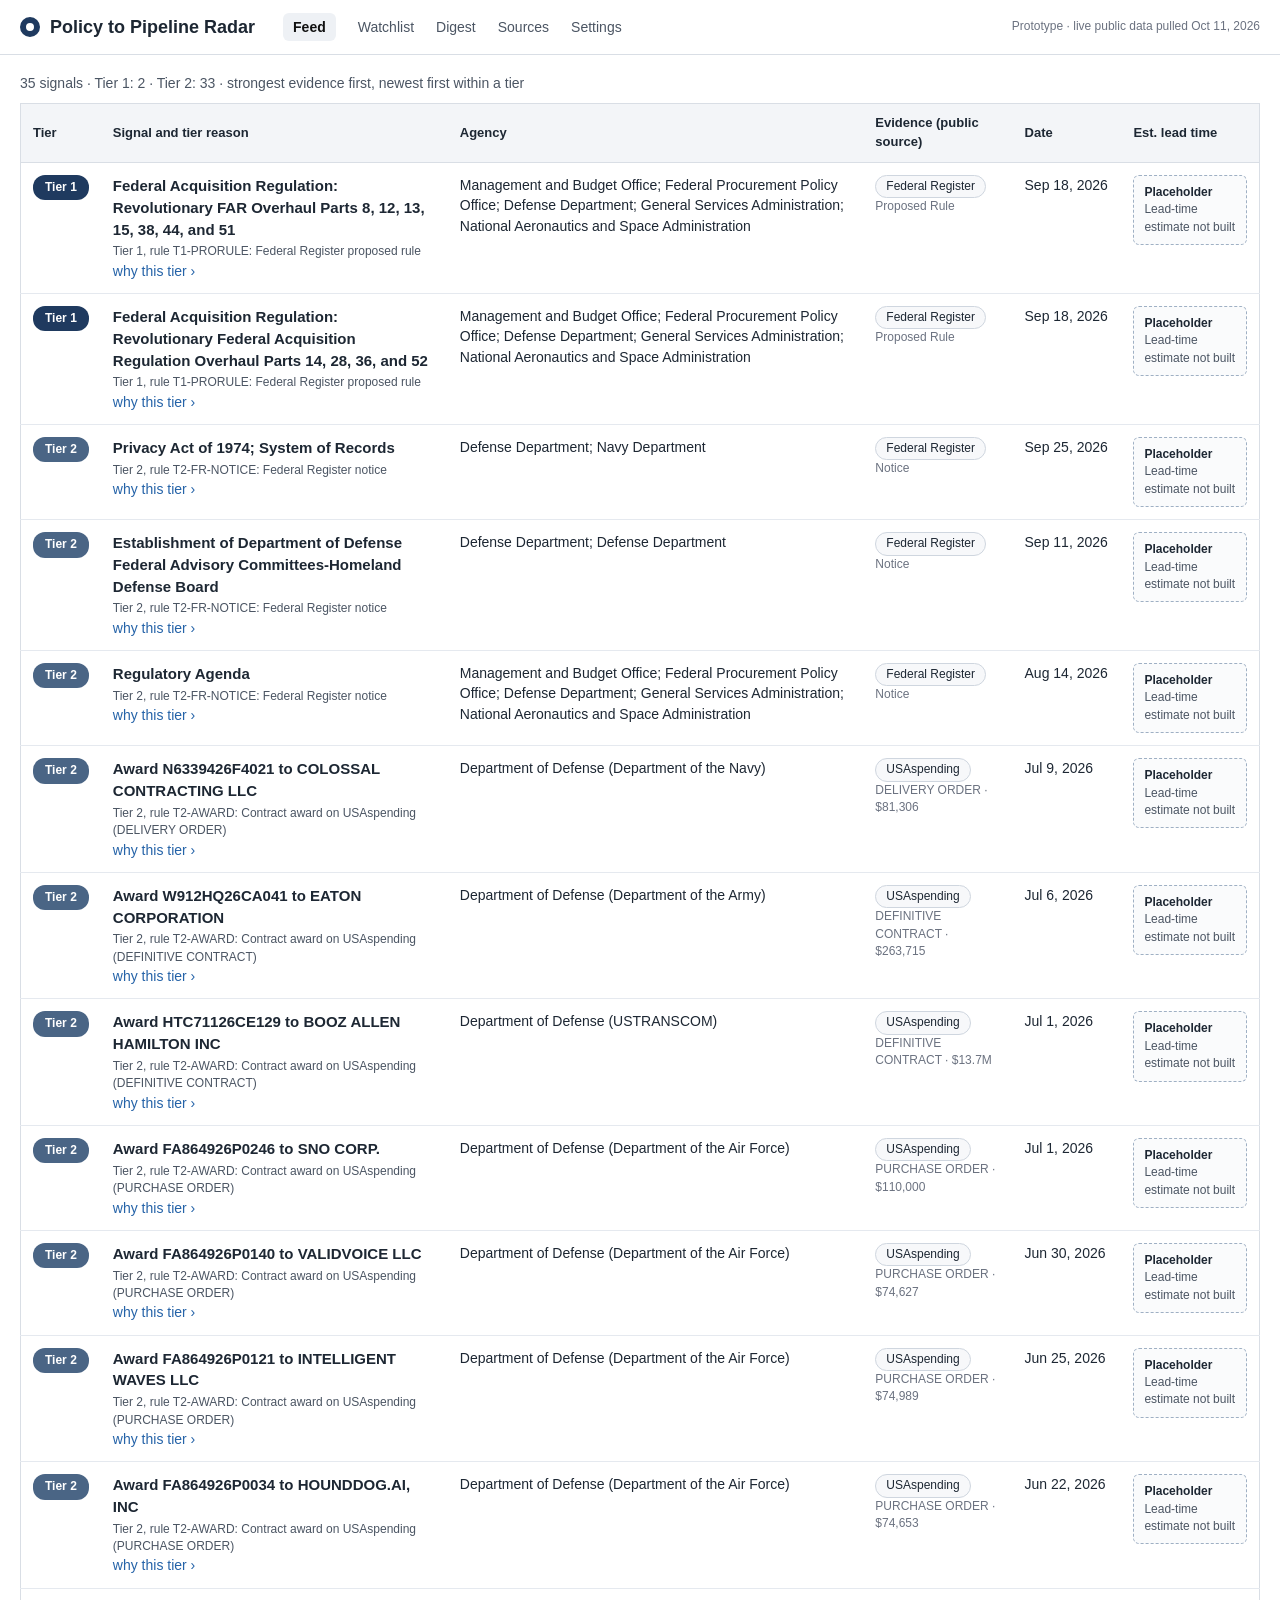
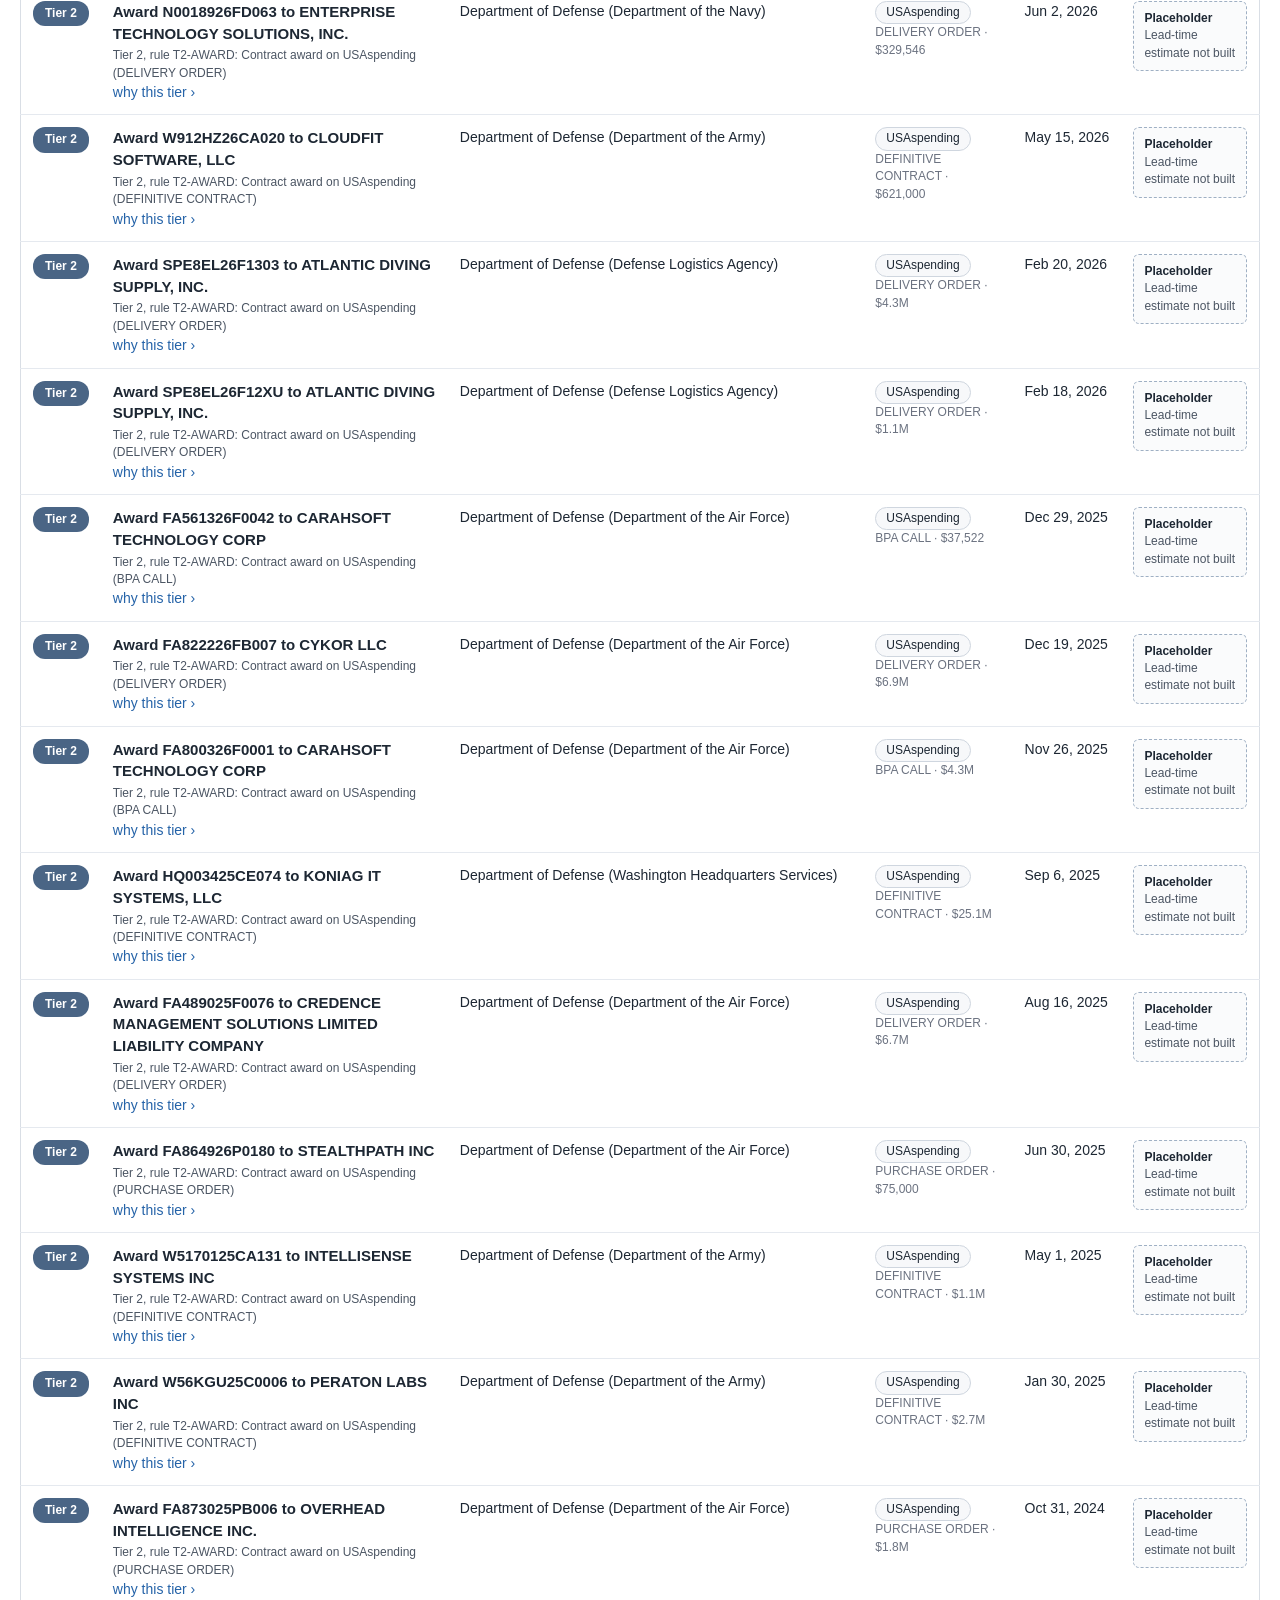
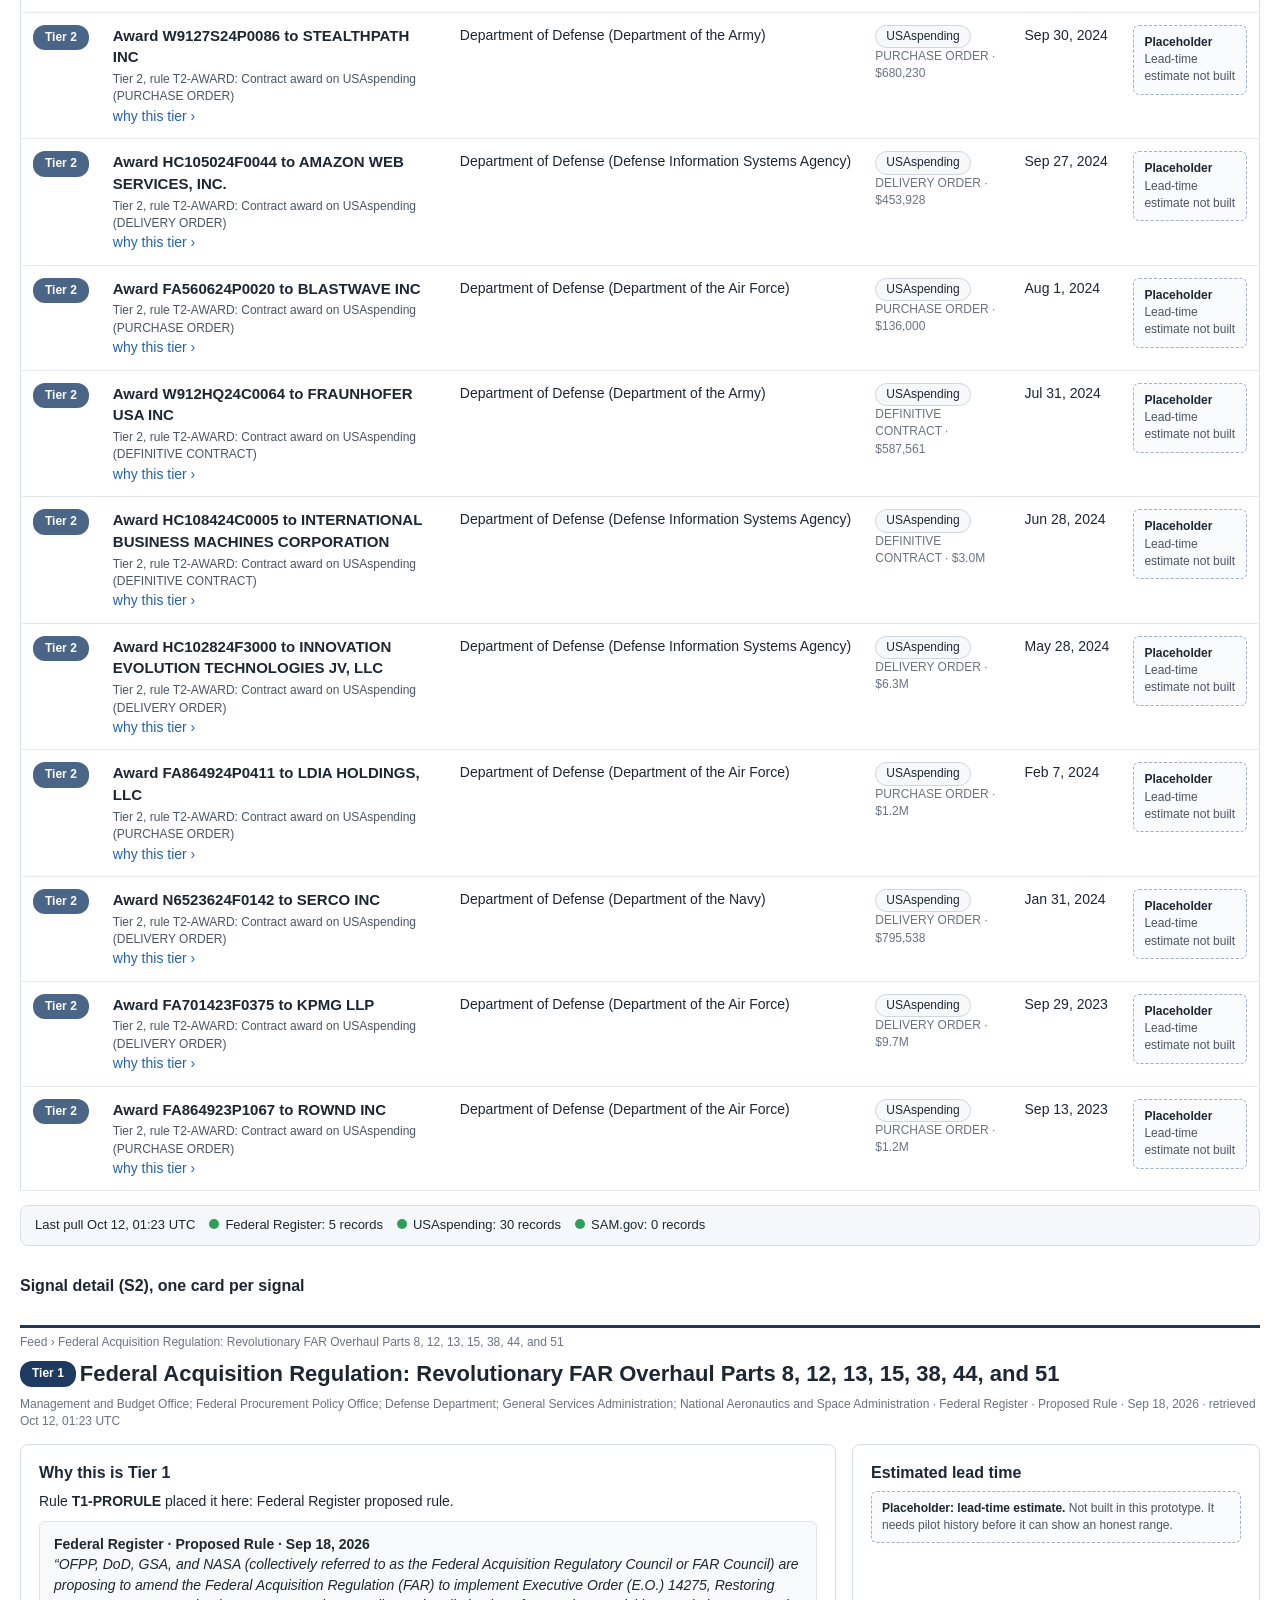
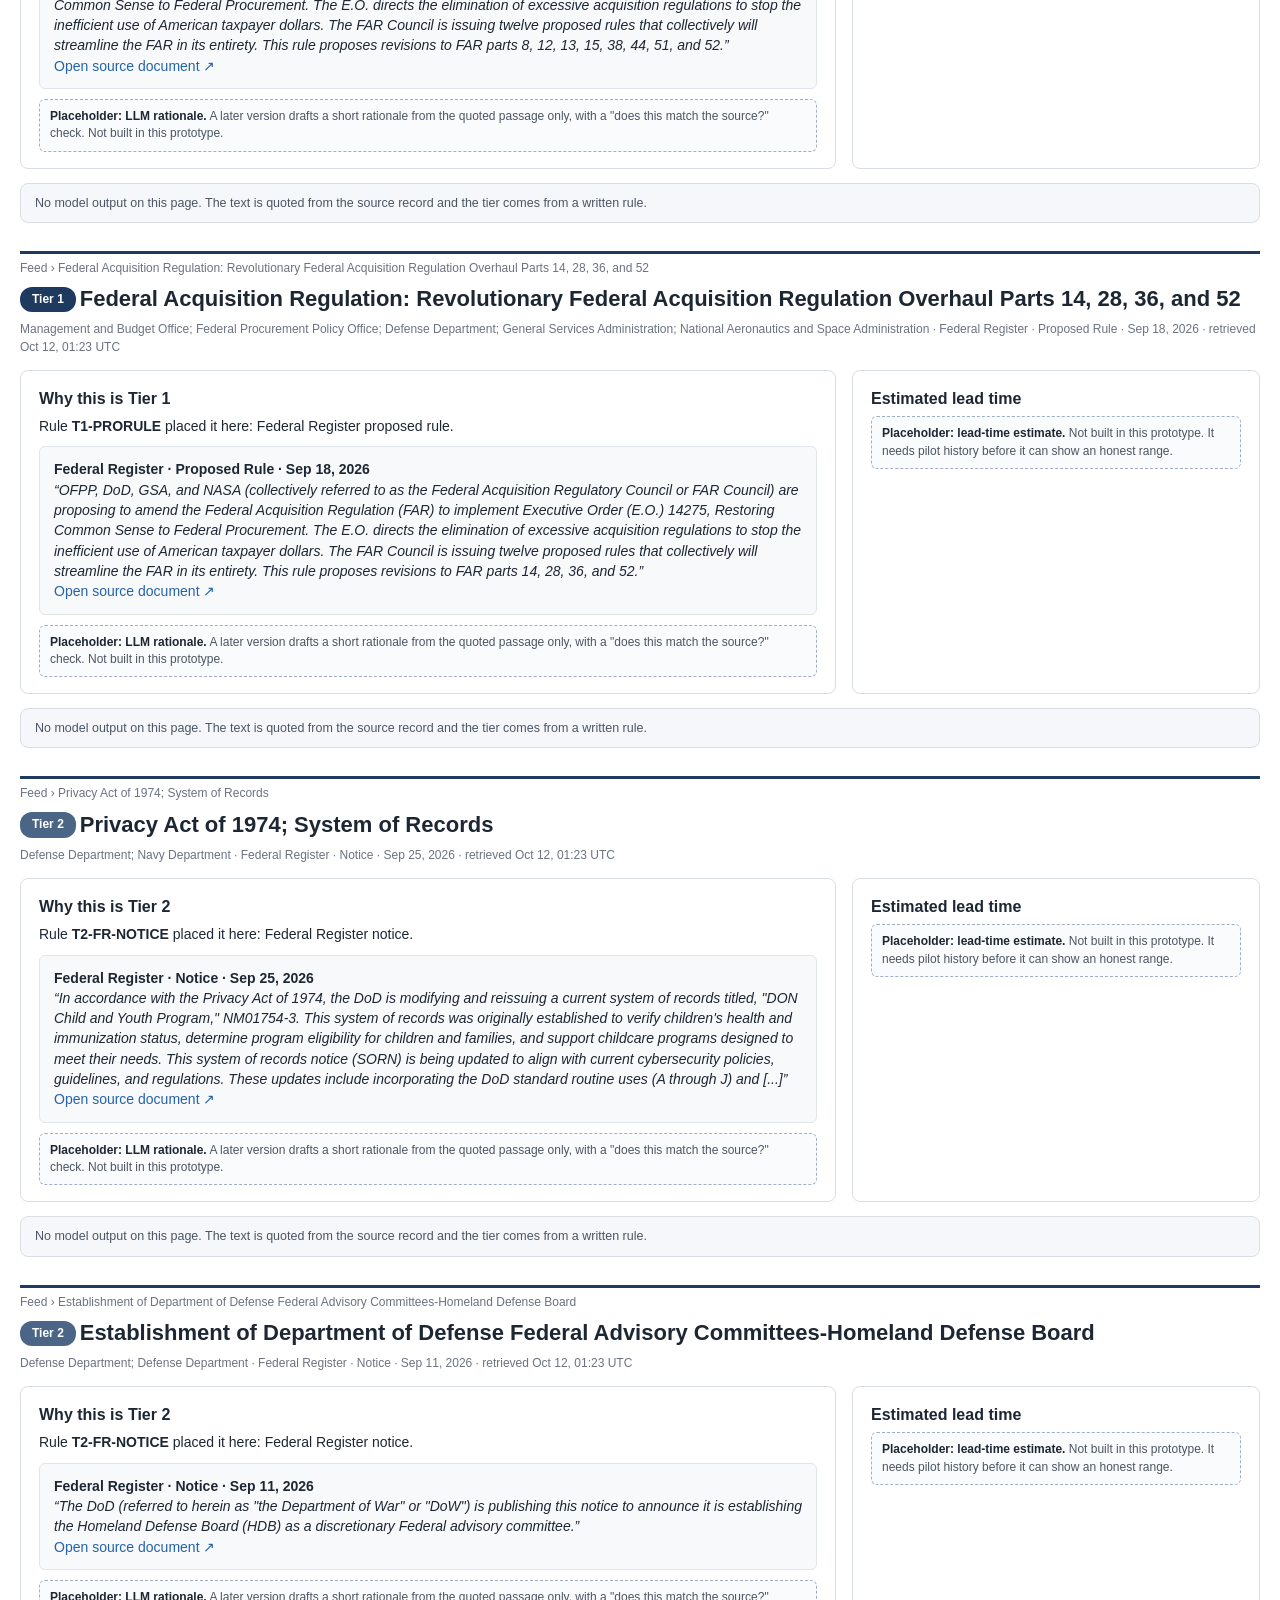
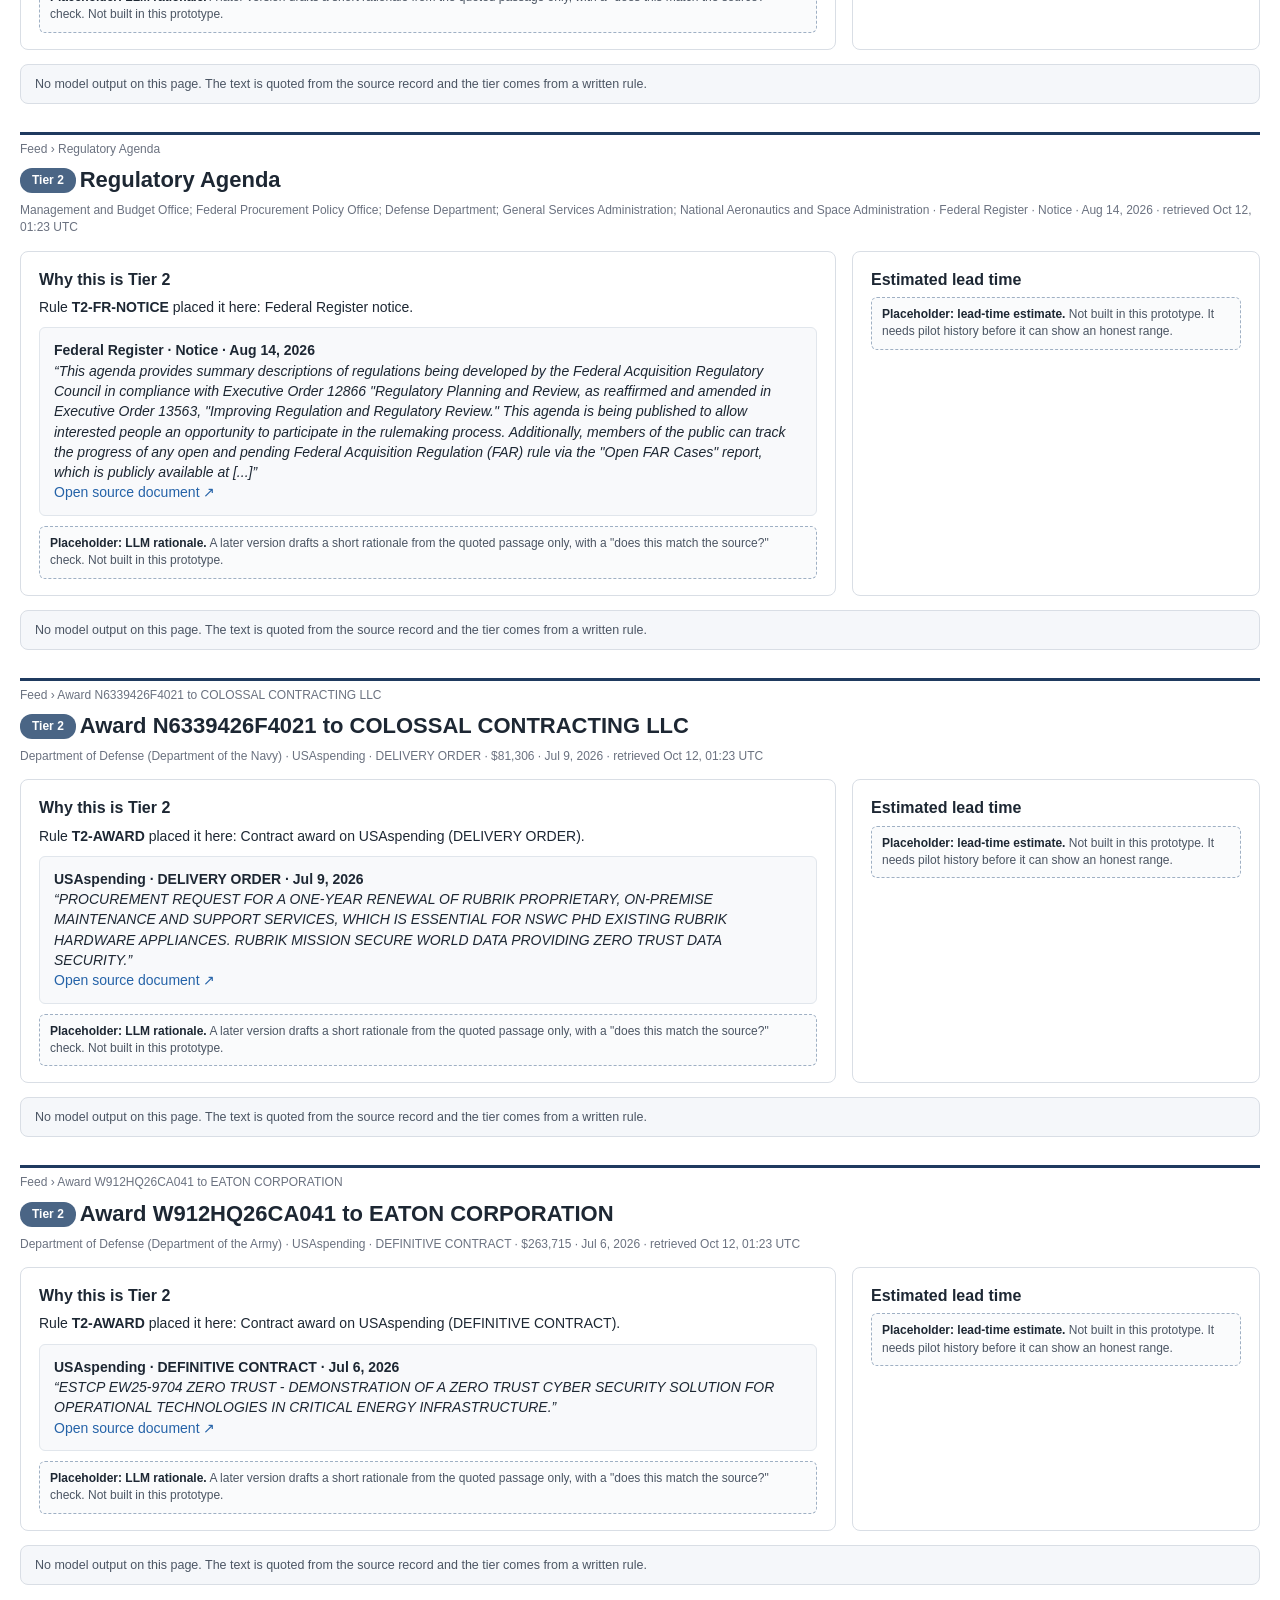
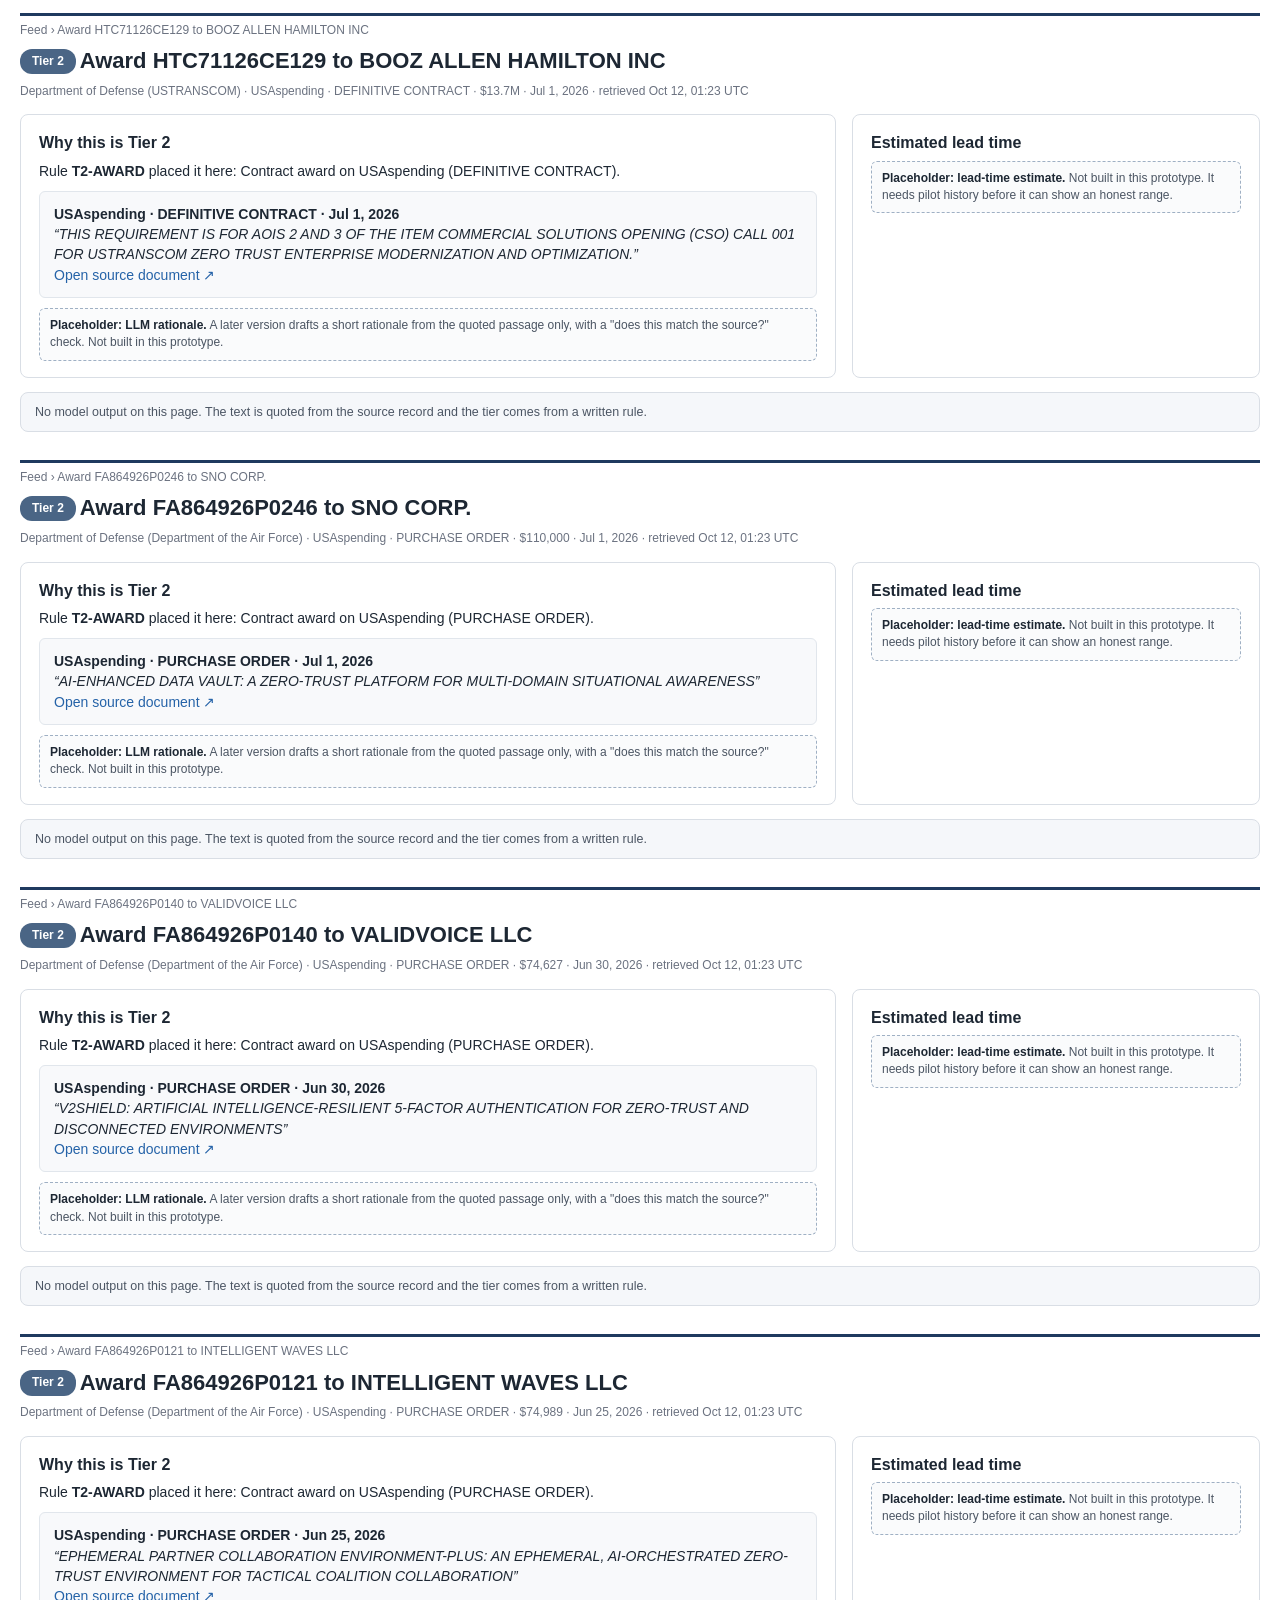
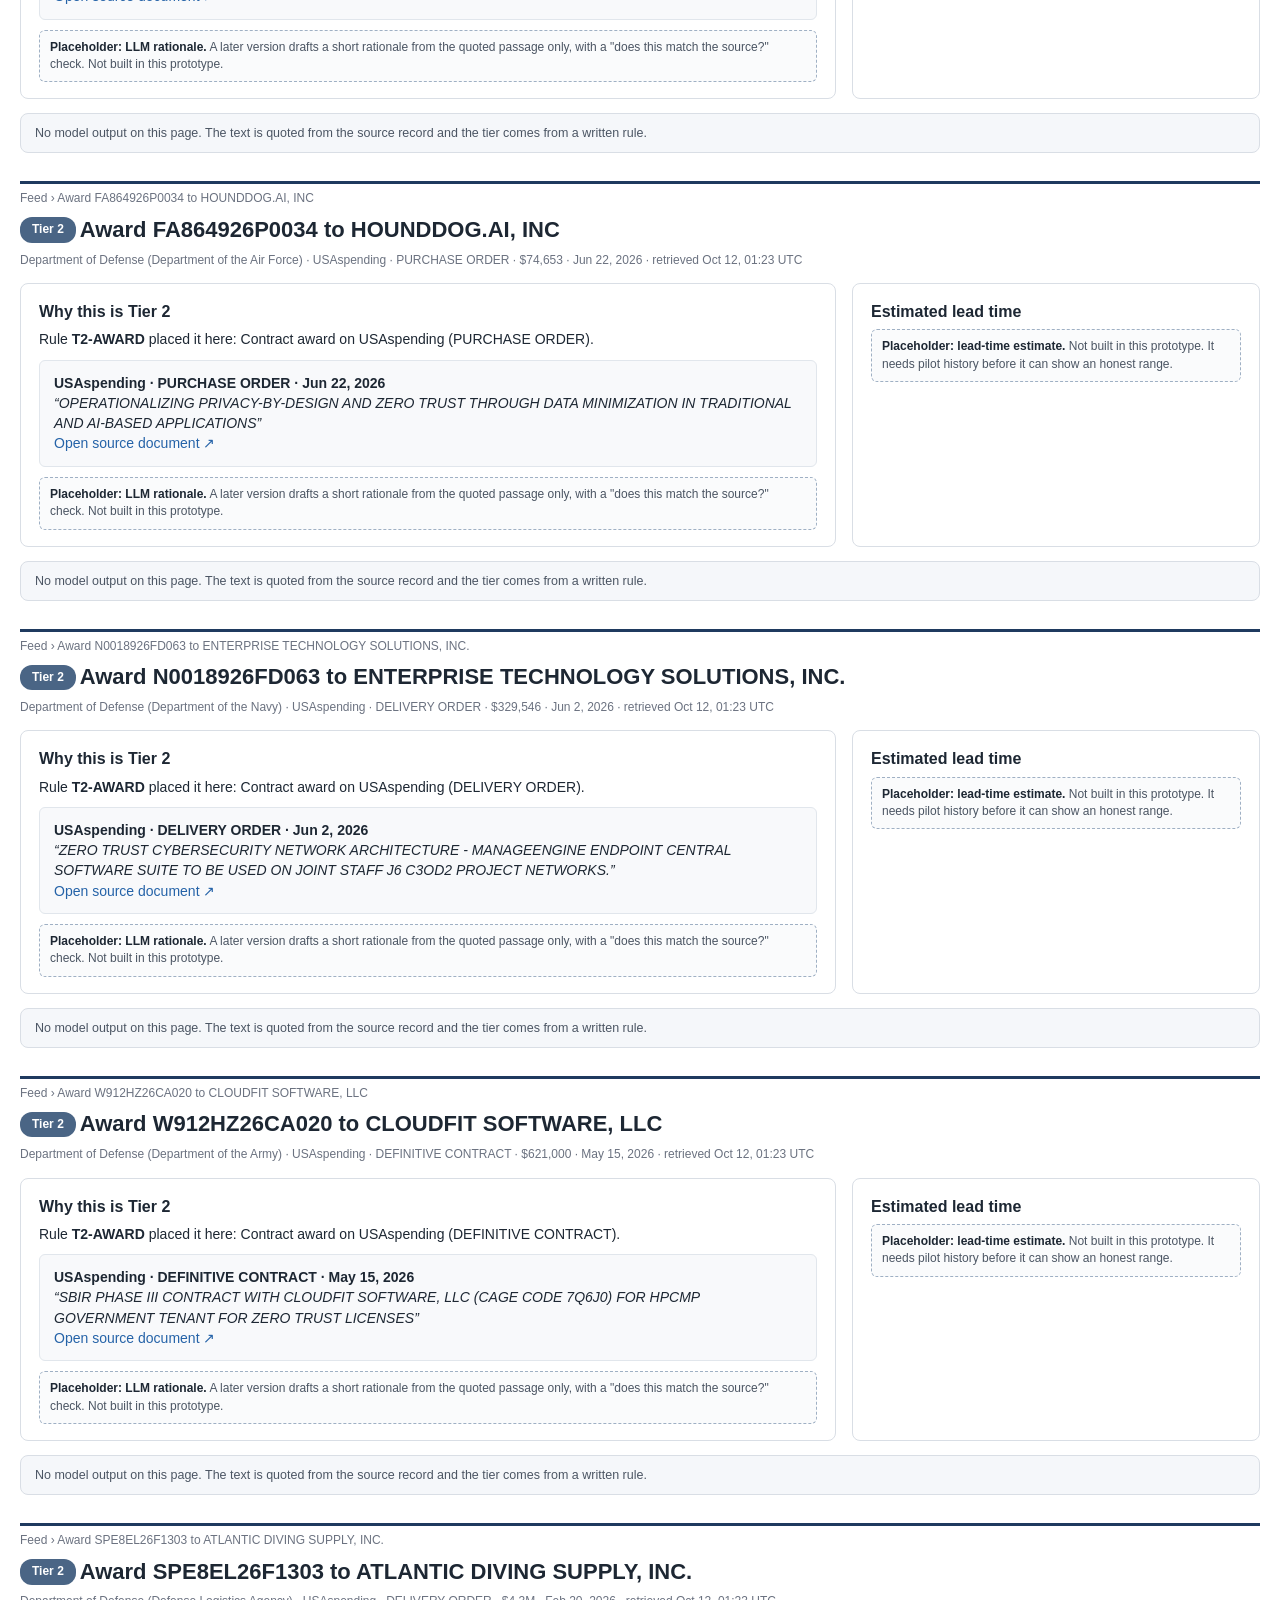
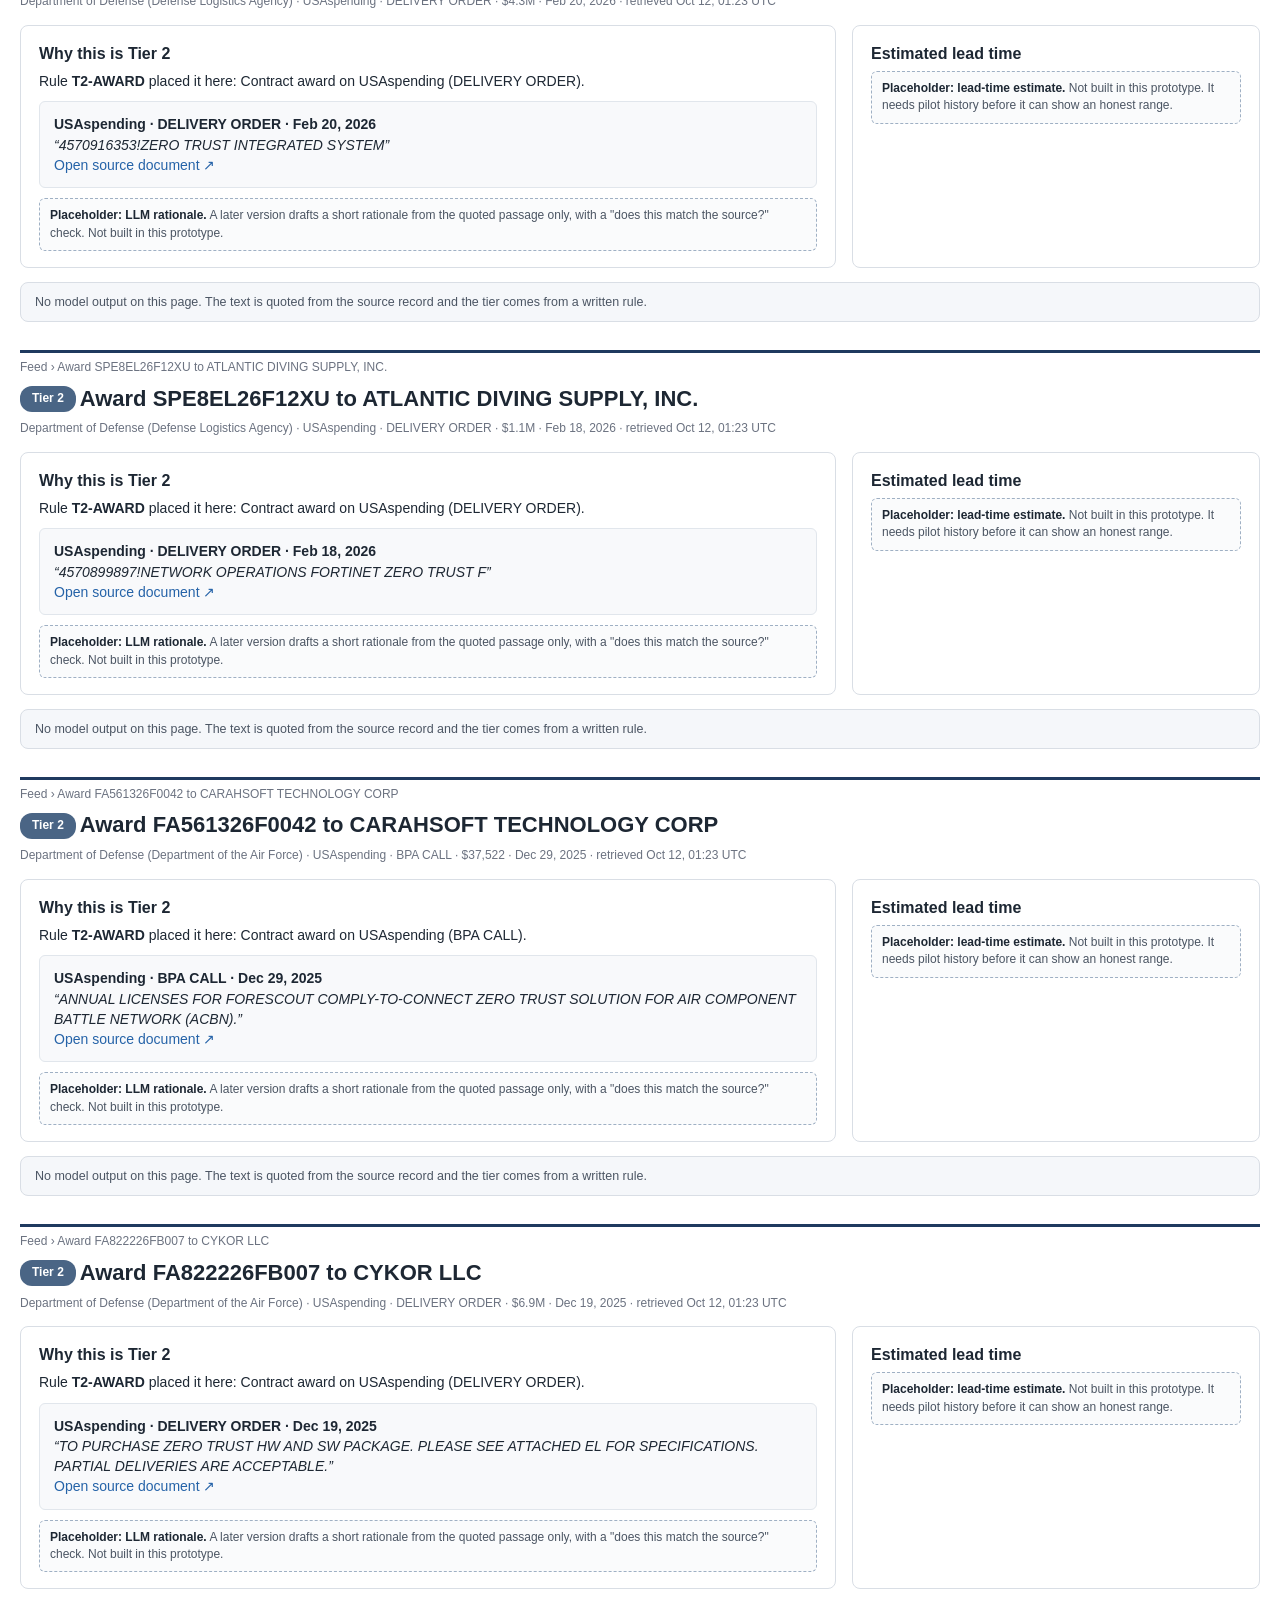
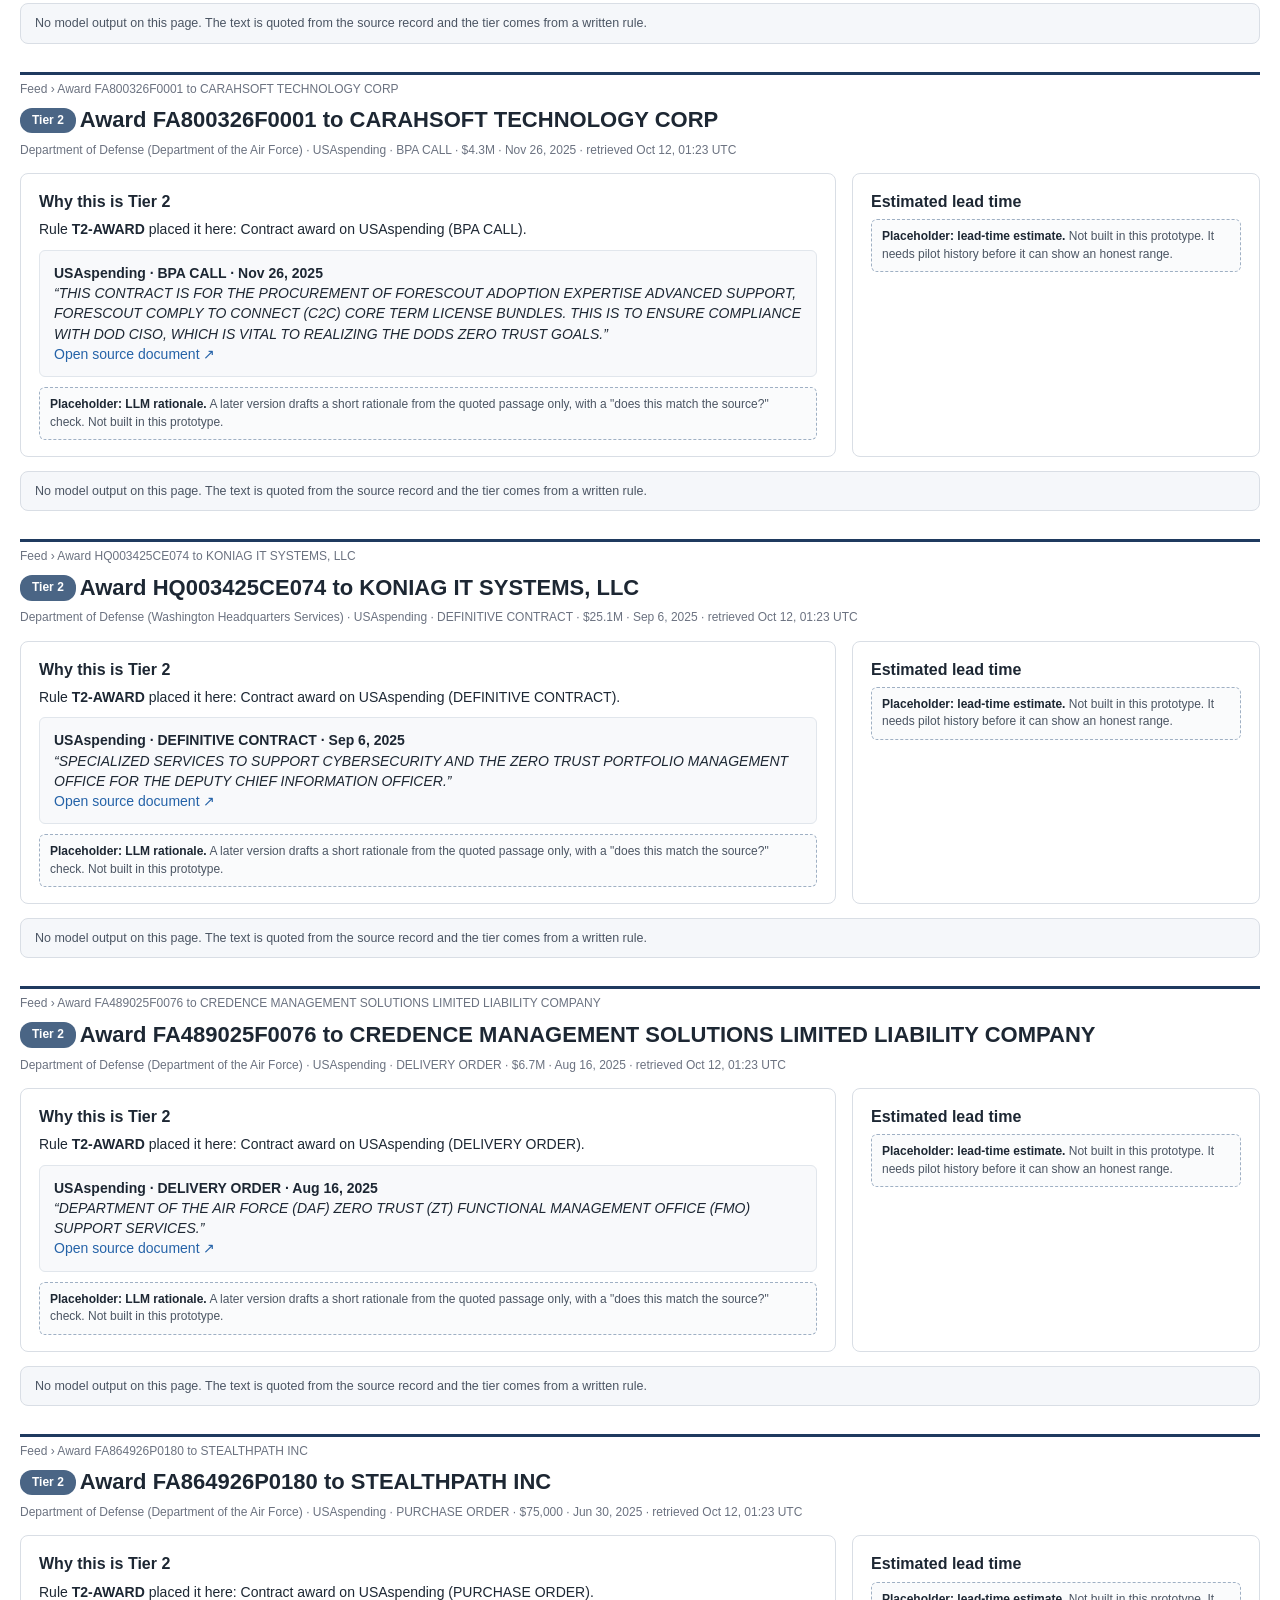
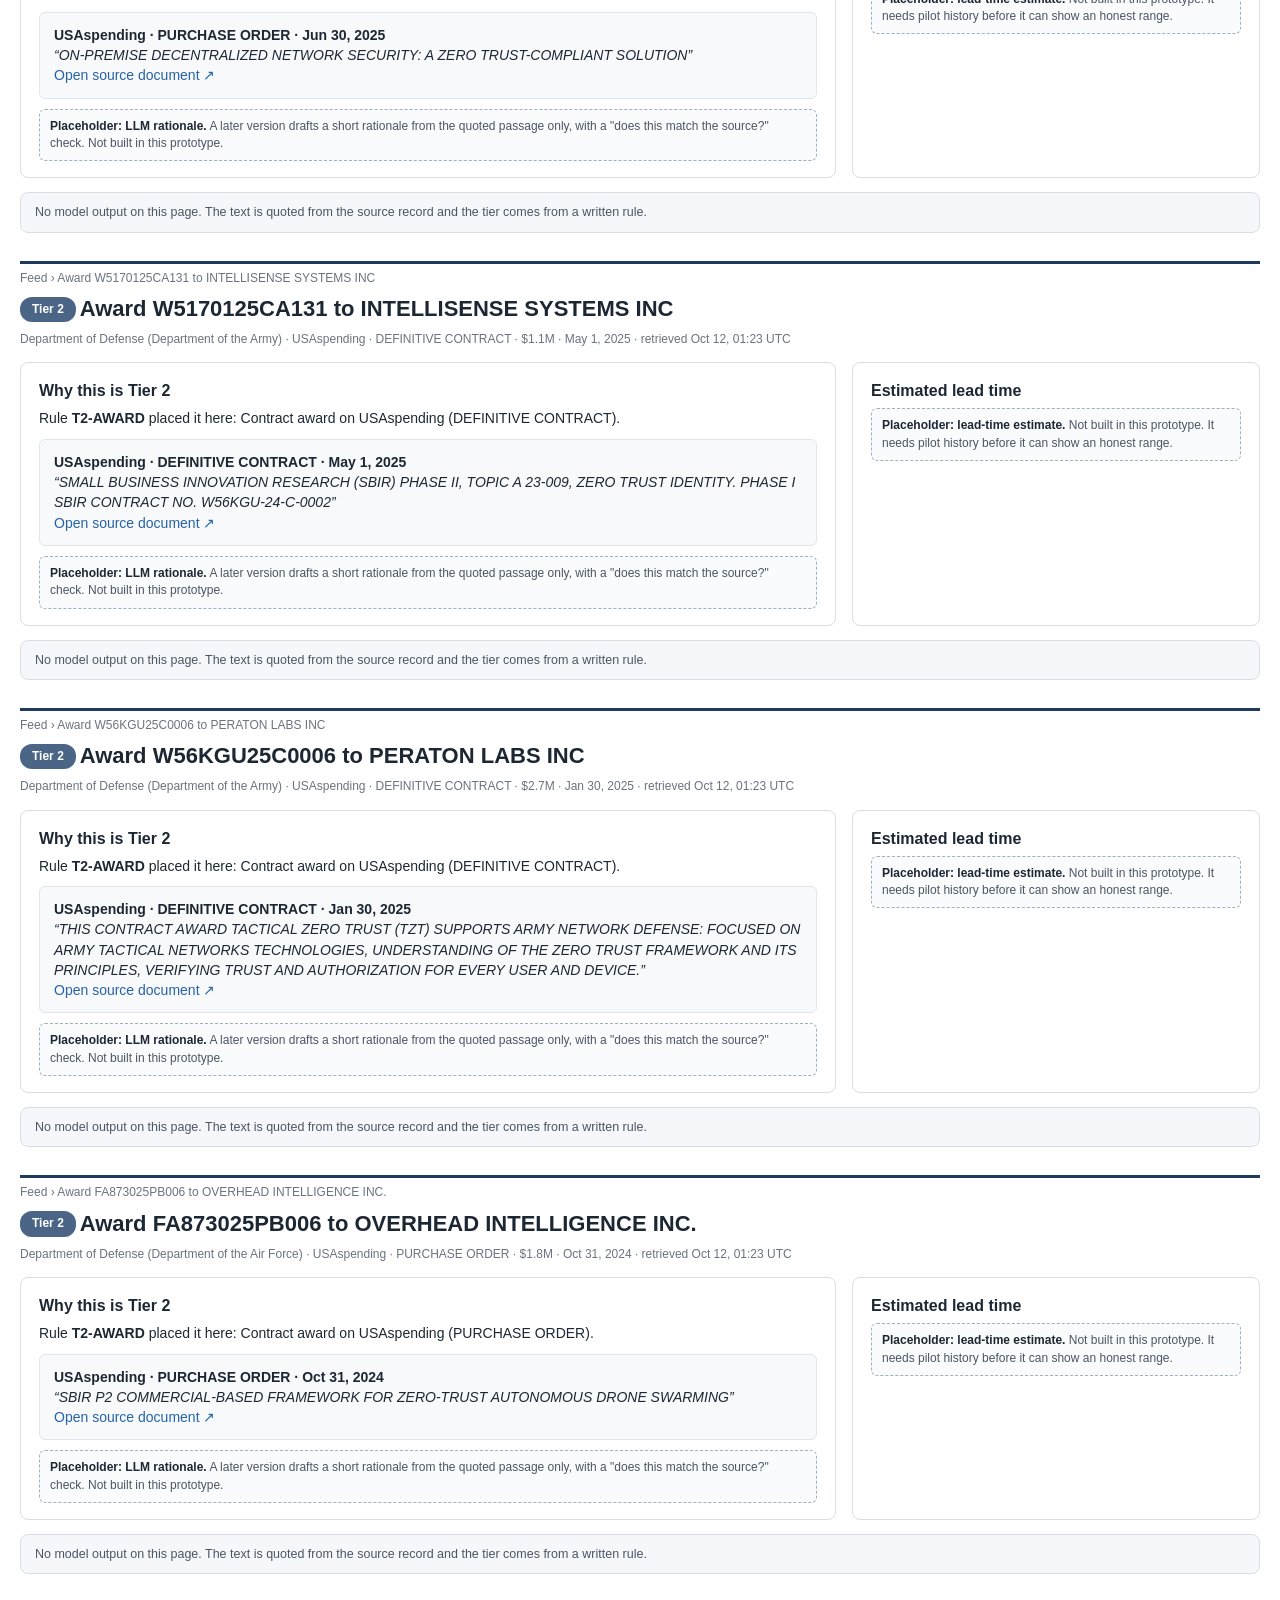
<file: mockup/radar_mockup.html>
<!doctype html><html lang="en"><head><meta charset="utf-8">
<meta name="viewport" content="width=device-width, initial-scale=1">
<title>Policy to Pipeline Radar: mockup</title><style>
.radar{font-family:"Segoe UI",-apple-system,Roboto,Helvetica,Arial,sans-serif;color:#1d2733;background:#fff;max-width:1440px;font-size:14px;line-height:1.45}
.radar *{box-sizing:border-box}
.radar .bar{display:flex;align-items:center;gap:28px;padding:14px 20px;border-bottom:1px solid #d9dee5}
.radar .logo{font-weight:700;font-size:18px;display:flex;align-items:center;gap:10px}
.radar .logo i{width:20px;height:20px;border-radius:50%;border:6px solid #1f3a5f;display:inline-block}
.radar .nav span{margin-right:22px;color:#4b5563}
.radar .nav .on{font-weight:600;color:#111;background:#eef1f5;padding:6px 10px;border-radius:6px}
.radar .proto{margin-left:auto;color:#6b7280;font-size:12px}
.radar .wrap{padding:18px 20px}
.radar .summary{color:#4b5563;margin-bottom:10px}
.radar table{width:100%;border-collapse:collapse;border:1px solid #d9dee5}
.radar th{background:#f3f5f8;text-align:left;font-weight:600;padding:10px 12px;border-bottom:1px solid #d9dee5;font-size:13px}
.radar td{padding:12px;border-bottom:1px solid #e5e9ef;vertical-align:top}
.radar .badge{display:inline-block;padding:4px 12px;border-radius:12px;font-weight:600;font-size:12px;white-space:nowrap}
.radar .t1{background:#1f3a5f;color:#fff}.radar .t2{background:#4a6585;color:#fff}.radar .t3{background:#b7c6d8;color:#1d2733}
.radar .title{font-weight:600;font-size:15px}
.radar .reason{color:#4b5563;font-size:12px;margin-top:3px}
.radar a{color:#2563a8;text-decoration:none}
.radar .chip{display:inline-block;border:1px solid #cfd6df;border-radius:12px;padding:2px 10px;font-size:12px;background:#f7f8fa}
.radar .muted{color:#6b7280;font-size:12px}
.radar .none{color:#6b7280;font-style:italic}
.radar .ph{border:1px dashed #9fb0c4;border-radius:6px;padding:8px 10px;color:#4b5563;font-size:12px;background:#fafbfc}
.radar .ph b{color:#1d2733}
.radar .status{margin-top:14px;padding:10px 14px;border:1px solid #d9dee5;border-radius:8px;background:#f5f7fa;font-size:13px}
.radar .dot{display:inline-block;width:10px;height:10px;border-radius:50%;margin:0 6px 0 14px}
.radar .ok{background:#2e9e5b}.radar .bad{background:#e0663a}
.radar .card{border:1px solid #d9dee5;border-radius:8px;padding:16px 18px;margin-top:14px;background:#fff}
.radar .detail{border-top:3px solid #1f3a5f;margin-top:28px;padding-top:6px}
.radar .quote{border:1px solid #e1e6ec;background:#f8f9fb;border-radius:6px;padding:12px 14px;margin:10px 0}
.radar .quote q{font-style:italic}
.radar h2{font-size:22px;margin:4px 0 2px;display:inline;vertical-align:middle}
.radar h3{font-size:16px;margin:0 0 6px}
.radar .grid{display:grid;grid-template-columns:2fr 1fr;gap:16px}
.radar .foot{margin-top:14px;padding:10px 14px;border:1px solid #d9dee5;border-radius:8px;background:#f5f7fa;color:#4b5563;font-size:12.5px}
</style></head>
<body style="margin:0;background:#fff"><div class="radar"><div class="bar"><div class="logo"><i></i>Policy to Pipeline Radar</div><div class="nav"><span class="on">Feed</span><span class="">Watchlist</span><span class="">Digest</span><span class="">Sources</span><span class="">Settings</span></div><div class="proto">Prototype · live public data pulled Oct 11, 2026</div></div><div class="wrap">
<div class="summary">35 signals · Tier 1: 2 · Tier 2: 33 · strongest evidence first, newest first within a tier</div><table><tr><th>Tier</th><th>Signal and tier reason</th><th>Agency</th><th>Evidence (public source)</th><th>Date</th><th>Est. lead time</th></tr><tr><td><span class="badge t1">Tier 1</span></td><td><div class="title">Federal Acquisition Regulation: Revolutionary FAR Overhaul Parts 8, 12, 13, 15, 38, 44, and 51</div><div class="reason">Tier 1, rule T1-PRORULE: Federal Register proposed rule</div><a href="#detail-0">why this tier &rsaquo;</a></td><td>Management and Budget Office; Federal Procurement Policy Office; Defense Department; General Services Administration; National Aeronautics and Space Administration</td><td><span class="chip">Federal Register</span><div class="muted">Proposed Rule</div></td><td style="white-space:nowrap">Sep 18, 2026</td><td><div class="ph"><b>Placeholder</b><br>Lead-time estimate not built</div></td></tr><tr><td><span class="badge t1">Tier 1</span></td><td><div class="title">Federal Acquisition Regulation: Revolutionary Federal Acquisition Regulation Overhaul Parts 14, 28, 36, and 52</div><div class="reason">Tier 1, rule T1-PRORULE: Federal Register proposed rule</div><a href="#detail-1">why this tier &rsaquo;</a></td><td>Management and Budget Office; Federal Procurement Policy Office; Defense Department; General Services Administration; National Aeronautics and Space Administration</td><td><span class="chip">Federal Register</span><div class="muted">Proposed Rule</div></td><td style="white-space:nowrap">Sep 18, 2026</td><td><div class="ph"><b>Placeholder</b><br>Lead-time estimate not built</div></td></tr><tr><td><span class="badge t2">Tier 2</span></td><td><div class="title">Privacy Act of 1974; System of Records</div><div class="reason">Tier 2, rule T2-FR-NOTICE: Federal Register notice</div><a href="#detail-2">why this tier &rsaquo;</a></td><td>Defense Department; Navy Department</td><td><span class="chip">Federal Register</span><div class="muted">Notice</div></td><td style="white-space:nowrap">Sep 25, 2026</td><td><div class="ph"><b>Placeholder</b><br>Lead-time estimate not built</div></td></tr><tr><td><span class="badge t2">Tier 2</span></td><td><div class="title">Establishment of Department of Defense Federal Advisory Committees-Homeland Defense Board</div><div class="reason">Tier 2, rule T2-FR-NOTICE: Federal Register notice</div><a href="#detail-3">why this tier &rsaquo;</a></td><td>Defense Department; Defense Department</td><td><span class="chip">Federal Register</span><div class="muted">Notice</div></td><td style="white-space:nowrap">Sep 11, 2026</td><td><div class="ph"><b>Placeholder</b><br>Lead-time estimate not built</div></td></tr><tr><td><span class="badge t2">Tier 2</span></td><td><div class="title">Regulatory Agenda</div><div class="reason">Tier 2, rule T2-FR-NOTICE: Federal Register notice</div><a href="#detail-4">why this tier &rsaquo;</a></td><td>Management and Budget Office; Federal Procurement Policy Office; Defense Department; General Services Administration; National Aeronautics and Space Administration</td><td><span class="chip">Federal Register</span><div class="muted">Notice</div></td><td style="white-space:nowrap">Aug 14, 2026</td><td><div class="ph"><b>Placeholder</b><br>Lead-time estimate not built</div></td></tr><tr><td><span class="badge t2">Tier 2</span></td><td><div class="title">Award N6339426F4021 to COLOSSAL CONTRACTING LLC</div><div class="reason">Tier 2, rule T2-AWARD: Contract award on USAspending (DELIVERY ORDER)</div><a href="#detail-5">why this tier &rsaquo;</a></td><td>Department of Defense (Department of the Navy)</td><td><span class="chip">USAspending</span><div class="muted">DELIVERY ORDER · $81,306</div></td><td style="white-space:nowrap">Jul 9, 2026</td><td><div class="ph"><b>Placeholder</b><br>Lead-time estimate not built</div></td></tr><tr><td><span class="badge t2">Tier 2</span></td><td><div class="title">Award W912HQ26CA041 to EATON CORPORATION</div><div class="reason">Tier 2, rule T2-AWARD: Contract award on USAspending (DEFINITIVE CONTRACT)</div><a href="#detail-6">why this tier &rsaquo;</a></td><td>Department of Defense (Department of the Army)</td><td><span class="chip">USAspending</span><div class="muted">DEFINITIVE CONTRACT · $263,715</div></td><td style="white-space:nowrap">Jul 6, 2026</td><td><div class="ph"><b>Placeholder</b><br>Lead-time estimate not built</div></td></tr><tr><td><span class="badge t2">Tier 2</span></td><td><div class="title">Award HTC71126CE129 to BOOZ ALLEN HAMILTON INC</div><div class="reason">Tier 2, rule T2-AWARD: Contract award on USAspending (DEFINITIVE CONTRACT)</div><a href="#detail-7">why this tier &rsaquo;</a></td><td>Department of Defense (USTRANSCOM)</td><td><span class="chip">USAspending</span><div class="muted">DEFINITIVE CONTRACT · $13.7M</div></td><td style="white-space:nowrap">Jul 1, 2026</td><td><div class="ph"><b>Placeholder</b><br>Lead-time estimate not built</div></td></tr><tr><td><span class="badge t2">Tier 2</span></td><td><div class="title">Award FA864926P0246 to SNO CORP.</div><div class="reason">Tier 2, rule T2-AWARD: Contract award on USAspending (PURCHASE ORDER)</div><a href="#detail-8">why this tier &rsaquo;</a></td><td>Department of Defense (Department of the Air Force)</td><td><span class="chip">USAspending</span><div class="muted">PURCHASE ORDER · $110,000</div></td><td style="white-space:nowrap">Jul 1, 2026</td><td><div class="ph"><b>Placeholder</b><br>Lead-time estimate not built</div></td></tr><tr><td><span class="badge t2">Tier 2</span></td><td><div class="title">Award FA864926P0140 to VALIDVOICE LLC</div><div class="reason">Tier 2, rule T2-AWARD: Contract award on USAspending (PURCHASE ORDER)</div><a href="#detail-9">why this tier &rsaquo;</a></td><td>Department of Defense (Department of the Air Force)</td><td><span class="chip">USAspending</span><div class="muted">PURCHASE ORDER · $74,627</div></td><td style="white-space:nowrap">Jun 30, 2026</td><td><div class="ph"><b>Placeholder</b><br>Lead-time estimate not built</div></td></tr><tr><td><span class="badge t2">Tier 2</span></td><td><div class="title">Award FA864926P0121 to INTELLIGENT WAVES LLC</div><div class="reason">Tier 2, rule T2-AWARD: Contract award on USAspending (PURCHASE ORDER)</div><a href="#detail-10">why this tier &rsaquo;</a></td><td>Department of Defense (Department of the Air Force)</td><td><span class="chip">USAspending</span><div class="muted">PURCHASE ORDER · $74,989</div></td><td style="white-space:nowrap">Jun 25, 2026</td><td><div class="ph"><b>Placeholder</b><br>Lead-time estimate not built</div></td></tr><tr><td><span class="badge t2">Tier 2</span></td><td><div class="title">Award FA864926P0034 to HOUNDDOG.AI, INC</div><div class="reason">Tier 2, rule T2-AWARD: Contract award on USAspending (PURCHASE ORDER)</div><a href="#detail-11">why this tier &rsaquo;</a></td><td>Department of Defense (Department of the Air Force)</td><td><span class="chip">USAspending</span><div class="muted">PURCHASE ORDER · $74,653</div></td><td style="white-space:nowrap">Jun 22, 2026</td><td><div class="ph"><b>Placeholder</b><br>Lead-time estimate not built</div></td></tr><tr><td><span class="badge t2">Tier 2</span></td><td><div class="title">Award N0018926FD063 to ENTERPRISE TECHNOLOGY SOLUTIONS, INC.</div><div class="reason">Tier 2, rule T2-AWARD: Contract award on USAspending (DELIVERY ORDER)</div><a href="#detail-12">why this tier &rsaquo;</a></td><td>Department of Defense (Department of the Navy)</td><td><span class="chip">USAspending</span><div class="muted">DELIVERY ORDER · $329,546</div></td><td style="white-space:nowrap">Jun 2, 2026</td><td><div class="ph"><b>Placeholder</b><br>Lead-time estimate not built</div></td></tr><tr><td><span class="badge t2">Tier 2</span></td><td><div class="title">Award W912HZ26CA020 to CLOUDFIT SOFTWARE, LLC</div><div class="reason">Tier 2, rule T2-AWARD: Contract award on USAspending (DEFINITIVE CONTRACT)</div><a href="#detail-13">why this tier &rsaquo;</a></td><td>Department of Defense (Department of the Army)</td><td><span class="chip">USAspending</span><div class="muted">DEFINITIVE CONTRACT · $621,000</div></td><td style="white-space:nowrap">May 15, 2026</td><td><div class="ph"><b>Placeholder</b><br>Lead-time estimate not built</div></td></tr><tr><td><span class="badge t2">Tier 2</span></td><td><div class="title">Award SPE8EL26F1303 to ATLANTIC DIVING SUPPLY, INC.</div><div class="reason">Tier 2, rule T2-AWARD: Contract award on USAspending (DELIVERY ORDER)</div><a href="#detail-14">why this tier &rsaquo;</a></td><td>Department of Defense (Defense Logistics Agency)</td><td><span class="chip">USAspending</span><div class="muted">DELIVERY ORDER · $4.3M</div></td><td style="white-space:nowrap">Feb 20, 2026</td><td><div class="ph"><b>Placeholder</b><br>Lead-time estimate not built</div></td></tr><tr><td><span class="badge t2">Tier 2</span></td><td><div class="title">Award SPE8EL26F12XU to ATLANTIC DIVING SUPPLY, INC.</div><div class="reason">Tier 2, rule T2-AWARD: Contract award on USAspending (DELIVERY ORDER)</div><a href="#detail-15">why this tier &rsaquo;</a></td><td>Department of Defense (Defense Logistics Agency)</td><td><span class="chip">USAspending</span><div class="muted">DELIVERY ORDER · $1.1M</div></td><td style="white-space:nowrap">Feb 18, 2026</td><td><div class="ph"><b>Placeholder</b><br>Lead-time estimate not built</div></td></tr><tr><td><span class="badge t2">Tier 2</span></td><td><div class="title">Award FA561326F0042 to CARAHSOFT TECHNOLOGY CORP</div><div class="reason">Tier 2, rule T2-AWARD: Contract award on USAspending (BPA CALL)</div><a href="#detail-16">why this tier &rsaquo;</a></td><td>Department of Defense (Department of the Air Force)</td><td><span class="chip">USAspending</span><div class="muted">BPA CALL · $37,522</div></td><td style="white-space:nowrap">Dec 29, 2025</td><td><div class="ph"><b>Placeholder</b><br>Lead-time estimate not built</div></td></tr><tr><td><span class="badge t2">Tier 2</span></td><td><div class="title">Award FA822226FB007 to CYKOR LLC</div><div class="reason">Tier 2, rule T2-AWARD: Contract award on USAspending (DELIVERY ORDER)</div><a href="#detail-17">why this tier &rsaquo;</a></td><td>Department of Defense (Department of the Air Force)</td><td><span class="chip">USAspending</span><div class="muted">DELIVERY ORDER · $6.9M</div></td><td style="white-space:nowrap">Dec 19, 2025</td><td><div class="ph"><b>Placeholder</b><br>Lead-time estimate not built</div></td></tr><tr><td><span class="badge t2">Tier 2</span></td><td><div class="title">Award FA800326F0001 to CARAHSOFT TECHNOLOGY CORP</div><div class="reason">Tier 2, rule T2-AWARD: Contract award on USAspending (BPA CALL)</div><a href="#detail-18">why this tier &rsaquo;</a></td><td>Department of Defense (Department of the Air Force)</td><td><span class="chip">USAspending</span><div class="muted">BPA CALL · $4.3M</div></td><td style="white-space:nowrap">Nov 26, 2025</td><td><div class="ph"><b>Placeholder</b><br>Lead-time estimate not built</div></td></tr><tr><td><span class="badge t2">Tier 2</span></td><td><div class="title">Award HQ003425CE074 to KONIAG IT SYSTEMS, LLC</div><div class="reason">Tier 2, rule T2-AWARD: Contract award on USAspending (DEFINITIVE CONTRACT)</div><a href="#detail-19">why this tier &rsaquo;</a></td><td>Department of Defense (Washington Headquarters Services)</td><td><span class="chip">USAspending</span><div class="muted">DEFINITIVE CONTRACT · $25.1M</div></td><td style="white-space:nowrap">Sep 6, 2025</td><td><div class="ph"><b>Placeholder</b><br>Lead-time estimate not built</div></td></tr><tr><td><span class="badge t2">Tier 2</span></td><td><div class="title">Award FA489025F0076 to CREDENCE MANAGEMENT SOLUTIONS LIMITED LIABILITY COMPANY</div><div class="reason">Tier 2, rule T2-AWARD: Contract award on USAspending (DELIVERY ORDER)</div><a href="#detail-20">why this tier &rsaquo;</a></td><td>Department of Defense (Department of the Air Force)</td><td><span class="chip">USAspending</span><div class="muted">DELIVERY ORDER · $6.7M</div></td><td style="white-space:nowrap">Aug 16, 2025</td><td><div class="ph"><b>Placeholder</b><br>Lead-time estimate not built</div></td></tr><tr><td><span class="badge t2">Tier 2</span></td><td><div class="title">Award FA864926P0180 to STEALTHPATH INC</div><div class="reason">Tier 2, rule T2-AWARD: Contract award on USAspending (PURCHASE ORDER)</div><a href="#detail-21">why this tier &rsaquo;</a></td><td>Department of Defense (Department of the Air Force)</td><td><span class="chip">USAspending</span><div class="muted">PURCHASE ORDER · $75,000</div></td><td style="white-space:nowrap">Jun 30, 2025</td><td><div class="ph"><b>Placeholder</b><br>Lead-time estimate not built</div></td></tr><tr><td><span class="badge t2">Tier 2</span></td><td><div class="title">Award W5170125CA131 to INTELLISENSE SYSTEMS INC</div><div class="reason">Tier 2, rule T2-AWARD: Contract award on USAspending (DEFINITIVE CONTRACT)</div><a href="#detail-22">why this tier &rsaquo;</a></td><td>Department of Defense (Department of the Army)</td><td><span class="chip">USAspending</span><div class="muted">DEFINITIVE CONTRACT · $1.1M</div></td><td style="white-space:nowrap">May 1, 2025</td><td><div class="ph"><b>Placeholder</b><br>Lead-time estimate not built</div></td></tr><tr><td><span class="badge t2">Tier 2</span></td><td><div class="title">Award W56KGU25C0006 to PERATON LABS INC</div><div class="reason">Tier 2, rule T2-AWARD: Contract award on USAspending (DEFINITIVE CONTRACT)</div><a href="#detail-23">why this tier &rsaquo;</a></td><td>Department of Defense (Department of the Army)</td><td><span class="chip">USAspending</span><div class="muted">DEFINITIVE CONTRACT · $2.7M</div></td><td style="white-space:nowrap">Jan 30, 2025</td><td><div class="ph"><b>Placeholder</b><br>Lead-time estimate not built</div></td></tr><tr><td><span class="badge t2">Tier 2</span></td><td><div class="title">Award FA873025PB006 to OVERHEAD INTELLIGENCE INC.</div><div class="reason">Tier 2, rule T2-AWARD: Contract award on USAspending (PURCHASE ORDER)</div><a href="#detail-24">why this tier &rsaquo;</a></td><td>Department of Defense (Department of the Air Force)</td><td><span class="chip">USAspending</span><div class="muted">PURCHASE ORDER · $1.8M</div></td><td style="white-space:nowrap">Oct 31, 2024</td><td><div class="ph"><b>Placeholder</b><br>Lead-time estimate not built</div></td></tr><tr><td><span class="badge t2">Tier 2</span></td><td><div class="title">Award W9127S24P0086 to STEALTHPATH INC</div><div class="reason">Tier 2, rule T2-AWARD: Contract award on USAspending (PURCHASE ORDER)</div><a href="#detail-25">why this tier &rsaquo;</a></td><td>Department of Defense (Department of the Army)</td><td><span class="chip">USAspending</span><div class="muted">PURCHASE ORDER · $680,230</div></td><td style="white-space:nowrap">Sep 30, 2024</td><td><div class="ph"><b>Placeholder</b><br>Lead-time estimate not built</div></td></tr><tr><td><span class="badge t2">Tier 2</span></td><td><div class="title">Award HC105024F0044 to AMAZON WEB SERVICES, INC.</div><div class="reason">Tier 2, rule T2-AWARD: Contract award on USAspending (DELIVERY ORDER)</div><a href="#detail-26">why this tier &rsaquo;</a></td><td>Department of Defense (Defense Information Systems Agency)</td><td><span class="chip">USAspending</span><div class="muted">DELIVERY ORDER · $453,928</div></td><td style="white-space:nowrap">Sep 27, 2024</td><td><div class="ph"><b>Placeholder</b><br>Lead-time estimate not built</div></td></tr><tr><td><span class="badge t2">Tier 2</span></td><td><div class="title">Award FA560624P0020 to BLASTWAVE INC</div><div class="reason">Tier 2, rule T2-AWARD: Contract award on USAspending (PURCHASE ORDER)</div><a href="#detail-27">why this tier &rsaquo;</a></td><td>Department of Defense (Department of the Air Force)</td><td><span class="chip">USAspending</span><div class="muted">PURCHASE ORDER · $136,000</div></td><td style="white-space:nowrap">Aug 1, 2024</td><td><div class="ph"><b>Placeholder</b><br>Lead-time estimate not built</div></td></tr><tr><td><span class="badge t2">Tier 2</span></td><td><div class="title">Award W912HQ24C0064 to FRAUNHOFER USA INC</div><div class="reason">Tier 2, rule T2-AWARD: Contract award on USAspending (DEFINITIVE CONTRACT)</div><a href="#detail-28">why this tier &rsaquo;</a></td><td>Department of Defense (Department of the Army)</td><td><span class="chip">USAspending</span><div class="muted">DEFINITIVE CONTRACT · $587,561</div></td><td style="white-space:nowrap">Jul 31, 2024</td><td><div class="ph"><b>Placeholder</b><br>Lead-time estimate not built</div></td></tr><tr><td><span class="badge t2">Tier 2</span></td><td><div class="title">Award HC108424C0005 to INTERNATIONAL BUSINESS MACHINES CORPORATION</div><div class="reason">Tier 2, rule T2-AWARD: Contract award on USAspending (DEFINITIVE CONTRACT)</div><a href="#detail-29">why this tier &rsaquo;</a></td><td>Department of Defense (Defense Information Systems Agency)</td><td><span class="chip">USAspending</span><div class="muted">DEFINITIVE CONTRACT · $3.0M</div></td><td style="white-space:nowrap">Jun 28, 2024</td><td><div class="ph"><b>Placeholder</b><br>Lead-time estimate not built</div></td></tr><tr><td><span class="badge t2">Tier 2</span></td><td><div class="title">Award HC102824F3000 to INNOVATION EVOLUTION TECHNOLOGIES JV, LLC</div><div class="reason">Tier 2, rule T2-AWARD: Contract award on USAspending (DELIVERY ORDER)</div><a href="#detail-30">why this tier &rsaquo;</a></td><td>Department of Defense (Defense Information Systems Agency)</td><td><span class="chip">USAspending</span><div class="muted">DELIVERY ORDER · $6.3M</div></td><td style="white-space:nowrap">May 28, 2024</td><td><div class="ph"><b>Placeholder</b><br>Lead-time estimate not built</div></td></tr><tr><td><span class="badge t2">Tier 2</span></td><td><div class="title">Award FA864924P0411 to LDIA HOLDINGS, LLC</div><div class="reason">Tier 2, rule T2-AWARD: Contract award on USAspending (PURCHASE ORDER)</div><a href="#detail-31">why this tier &rsaquo;</a></td><td>Department of Defense (Department of the Air Force)</td><td><span class="chip">USAspending</span><div class="muted">PURCHASE ORDER · $1.2M</div></td><td style="white-space:nowrap">Feb 7, 2024</td><td><div class="ph"><b>Placeholder</b><br>Lead-time estimate not built</div></td></tr><tr><td><span class="badge t2">Tier 2</span></td><td><div class="title">Award N6523624F0142 to SERCO INC</div><div class="reason">Tier 2, rule T2-AWARD: Contract award on USAspending (DELIVERY ORDER)</div><a href="#detail-32">why this tier &rsaquo;</a></td><td>Department of Defense (Department of the Navy)</td><td><span class="chip">USAspending</span><div class="muted">DELIVERY ORDER · $795,538</div></td><td style="white-space:nowrap">Jan 31, 2024</td><td><div class="ph"><b>Placeholder</b><br>Lead-time estimate not built</div></td></tr><tr><td><span class="badge t2">Tier 2</span></td><td><div class="title">Award FA701423F0375 to KPMG LLP</div><div class="reason">Tier 2, rule T2-AWARD: Contract award on USAspending (DELIVERY ORDER)</div><a href="#detail-33">why this tier &rsaquo;</a></td><td>Department of Defense (Department of the Air Force)</td><td><span class="chip">USAspending</span><div class="muted">DELIVERY ORDER · $9.7M</div></td><td style="white-space:nowrap">Sep 29, 2023</td><td><div class="ph"><b>Placeholder</b><br>Lead-time estimate not built</div></td></tr><tr><td><span class="badge t2">Tier 2</span></td><td><div class="title">Award FA864923P1067 to ROWND INC</div><div class="reason">Tier 2, rule T2-AWARD: Contract award on USAspending (PURCHASE ORDER)</div><a href="#detail-34">why this tier &rsaquo;</a></td><td>Department of Defense (Department of the Air Force)</td><td><span class="chip">USAspending</span><div class="muted">PURCHASE ORDER · $1.2M</div></td><td style="white-space:nowrap">Sep 13, 2023</td><td><div class="ph"><b>Placeholder</b><br>Lead-time estimate not built</div></td></tr></table><div class="status">Last pull Oct 12, 01:23 UTC<span class="dot ok"></span>Federal Register: 5 records<span class="dot ok"></span>USAspending: 30 records<span class="dot ok"></span>SAM.gov: 0 records</div><h3 style="margin-top:28px">Signal detail (S2), one card per signal</h3>
<div class="detail" id="detail-0">
  <div class="muted">Feed &rsaquo; Federal Acquisition Regulation: Revolutionary FAR Overhaul Parts 8, 12, 13, 15, 38, 44, and 51</div>
  <div style="margin:6px 0"><span class="badge t1">Tier 1</span> <h2>Federal Acquisition Regulation: Revolutionary FAR Overhaul Parts 8, 12, 13, 15, 38, 44, and 51</h2></div>
  <div class="muted">Management and Budget Office; Federal Procurement Policy Office; Defense Department; General Services Administration; National Aeronautics and Space Administration · Federal Register · Proposed Rule · Sep 18, 2026 · retrieved Oct 12, 01:23 UTC</div>
  <div class="grid">
    <div class="card">
      <h3>Why this is Tier 1</h3>
      <div>Rule <b>T1-PRORULE</b> placed it here: Federal Register proposed rule.</div>
      <div class="quote"><b>Federal Register · Proposed Rule · Sep 18, 2026</b><br><q>OFPP, DoD, GSA, and NASA (collectively referred to as the Federal Acquisition Regulatory Council or FAR Council) are proposing to amend the Federal Acquisition Regulation (FAR) to implement Executive Order (E.O.) 14275, Restoring Common Sense to Federal Procurement. The E.O. directs the elimination of excessive acquisition regulations to stop the inefficient use of American taxpayer dollars. The FAR Council is issuing twelve proposed rules that collectively will streamline the FAR in its entirety. This rule proposes revisions to FAR parts 8, 12, 13, 15, 38, 44, 51, and 52.</q><br>
        <a href="https://www.federalregister.gov/documents/2026/09/18/2026-19162/federal-acquisition-regulation-revolutionary-far-overhaul-parts-8-12-13-15-38-44-and-51" target="_blank">Open source document &#8599;</a></div>
      <div class="ph"><b>Placeholder: LLM rationale.</b> A later version drafts a short rationale from the quoted
        passage only, with a "does this match the source?" check. Not built in this prototype.</div>
    </div>
    <div class="card">
      <h3>Estimated lead time</h3>
      <div class="ph"><b>Placeholder: lead-time estimate.</b> Not built in this prototype. It needs pilot history
        before it can show an honest range.</div>
    </div>
  </div>
  <div class="foot">No model output on this page. The text is quoted from the source record and the tier comes from a written rule.</div>
</div>
<div class="detail" id="detail-1">
  <div class="muted">Feed &rsaquo; Federal Acquisition Regulation: Revolutionary Federal Acquisition Regulation Overhaul Parts 14, 28, 36, and 52</div>
  <div style="margin:6px 0"><span class="badge t1">Tier 1</span> <h2>Federal Acquisition Regulation: Revolutionary Federal Acquisition Regulation Overhaul Parts 14, 28, 36, and 52</h2></div>
  <div class="muted">Management and Budget Office; Federal Procurement Policy Office; Defense Department; General Services Administration; National Aeronautics and Space Administration · Federal Register · Proposed Rule · Sep 18, 2026 · retrieved Oct 12, 01:23 UTC</div>
  <div class="grid">
    <div class="card">
      <h3>Why this is Tier 1</h3>
      <div>Rule <b>T1-PRORULE</b> placed it here: Federal Register proposed rule.</div>
      <div class="quote"><b>Federal Register · Proposed Rule · Sep 18, 2026</b><br><q>OFPP, DoD, GSA, and NASA (collectively referred to as the Federal Acquisition Regulatory Council or FAR Council) are proposing to amend the Federal Acquisition Regulation (FAR) to implement Executive Order (E.O.) 14275, Restoring Common Sense to Federal Procurement. The E.O. directs the elimination of excessive acquisition regulations to stop the inefficient use of American taxpayer dollars. The FAR Council is issuing twelve proposed rules that collectively will streamline the FAR in its entirety. This rule proposes revisions to FAR parts 14, 28, 36, and 52.</q><br>
        <a href="https://www.federalregister.gov/documents/2026/09/18/2026-19158/federal-acquisition-regulation-revolutionary-federal-acquisition-regulation-overhaul-parts-14-28-36" target="_blank">Open source document &#8599;</a></div>
      <div class="ph"><b>Placeholder: LLM rationale.</b> A later version drafts a short rationale from the quoted
        passage only, with a "does this match the source?" check. Not built in this prototype.</div>
    </div>
    <div class="card">
      <h3>Estimated lead time</h3>
      <div class="ph"><b>Placeholder: lead-time estimate.</b> Not built in this prototype. It needs pilot history
        before it can show an honest range.</div>
    </div>
  </div>
  <div class="foot">No model output on this page. The text is quoted from the source record and the tier comes from a written rule.</div>
</div>
<div class="detail" id="detail-2">
  <div class="muted">Feed &rsaquo; Privacy Act of 1974; System of Records</div>
  <div style="margin:6px 0"><span class="badge t2">Tier 2</span> <h2>Privacy Act of 1974; System of Records</h2></div>
  <div class="muted">Defense Department; Navy Department · Federal Register · Notice · Sep 25, 2026 · retrieved Oct 12, 01:23 UTC</div>
  <div class="grid">
    <div class="card">
      <h3>Why this is Tier 2</h3>
      <div>Rule <b>T2-FR-NOTICE</b> placed it here: Federal Register notice.</div>
      <div class="quote"><b>Federal Register · Notice · Sep 25, 2026</b><br><q>In accordance with the Privacy Act of 1974, the DoD is modifying and reissuing a current system of records titled, &quot;DON Child and Youth Program,&quot; NM01754-3. This system of records was originally established to verify children&#x27;s health and immunization status, determine program eligibility for children and families, and support childcare programs designed to meet their needs. This system of records notice (SORN) is being updated to align with current cybersecurity policies, guidelines, and regulations. These updates include incorporating the DoD standard routine uses (A through J) and [...]</q><br>
        <a href="https://www.federalregister.gov/documents/2026/09/25/2026-19612/privacy-act-of-1974-system-of-records" target="_blank">Open source document &#8599;</a></div>
      <div class="ph"><b>Placeholder: LLM rationale.</b> A later version drafts a short rationale from the quoted
        passage only, with a "does this match the source?" check. Not built in this prototype.</div>
    </div>
    <div class="card">
      <h3>Estimated lead time</h3>
      <div class="ph"><b>Placeholder: lead-time estimate.</b> Not built in this prototype. It needs pilot history
        before it can show an honest range.</div>
    </div>
  </div>
  <div class="foot">No model output on this page. The text is quoted from the source record and the tier comes from a written rule.</div>
</div>
<div class="detail" id="detail-3">
  <div class="muted">Feed &rsaquo; Establishment of Department of Defense Federal Advisory Committees-Homeland Defense Board</div>
  <div style="margin:6px 0"><span class="badge t2">Tier 2</span> <h2>Establishment of Department of Defense Federal Advisory Committees-Homeland Defense Board</h2></div>
  <div class="muted">Defense Department; Defense Department · Federal Register · Notice · Sep 11, 2026 · retrieved Oct 12, 01:23 UTC</div>
  <div class="grid">
    <div class="card">
      <h3>Why this is Tier 2</h3>
      <div>Rule <b>T2-FR-NOTICE</b> placed it here: Federal Register notice.</div>
      <div class="quote"><b>Federal Register · Notice · Sep 11, 2026</b><br><q>The DoD (referred to herein as &quot;the Department of War&quot; or &quot;DoW&quot;) is publishing this notice to announce it is establishing the Homeland Defense Board (HDB) as a discretionary Federal advisory committee.</q><br>
        <a href="https://www.federalregister.gov/documents/2026/09/11/2026-18517/establishment-of-department-of-defense-federal-advisory-committees-homeland-defense-board" target="_blank">Open source document &#8599;</a></div>
      <div class="ph"><b>Placeholder: LLM rationale.</b> A later version drafts a short rationale from the quoted
        passage only, with a "does this match the source?" check. Not built in this prototype.</div>
    </div>
    <div class="card">
      <h3>Estimated lead time</h3>
      <div class="ph"><b>Placeholder: lead-time estimate.</b> Not built in this prototype. It needs pilot history
        before it can show an honest range.</div>
    </div>
  </div>
  <div class="foot">No model output on this page. The text is quoted from the source record and the tier comes from a written rule.</div>
</div>
<div class="detail" id="detail-4">
  <div class="muted">Feed &rsaquo; Regulatory Agenda</div>
  <div style="margin:6px 0"><span class="badge t2">Tier 2</span> <h2>Regulatory Agenda</h2></div>
  <div class="muted">Management and Budget Office; Federal Procurement Policy Office; Defense Department; General Services Administration; National Aeronautics and Space Administration · Federal Register · Notice · Aug 14, 2026 · retrieved Oct 12, 01:23 UTC</div>
  <div class="grid">
    <div class="card">
      <h3>Why this is Tier 2</h3>
      <div>Rule <b>T2-FR-NOTICE</b> placed it here: Federal Register notice.</div>
      <div class="quote"><b>Federal Register · Notice · Aug 14, 2026</b><br><q>This agenda provides summary descriptions of regulations being developed by the Federal Acquisition Regulatory Council in compliance with Executive Order 12866 &quot;Regulatory Planning and Review, as reaffirmed and amended in Executive Order 13563, &quot;Improving Regulation and Regulatory Review.&quot; This agenda is being published to allow interested people an opportunity to participate in the rulemaking process. Additionally, members of the public can track the progress of any open and pending Federal Acquisition Regulation (FAR) rule via the &quot;Open FAR Cases&quot; report, which is publicly available at [...]</q><br>
        <a href="https://www.federalregister.gov/documents/2026/08/14/2026-16612/regulatory-agenda" target="_blank">Open source document &#8599;</a></div>
      <div class="ph"><b>Placeholder: LLM rationale.</b> A later version drafts a short rationale from the quoted
        passage only, with a "does this match the source?" check. Not built in this prototype.</div>
    </div>
    <div class="card">
      <h3>Estimated lead time</h3>
      <div class="ph"><b>Placeholder: lead-time estimate.</b> Not built in this prototype. It needs pilot history
        before it can show an honest range.</div>
    </div>
  </div>
  <div class="foot">No model output on this page. The text is quoted from the source record and the tier comes from a written rule.</div>
</div>
<div class="detail" id="detail-5">
  <div class="muted">Feed &rsaquo; Award N6339426F4021 to COLOSSAL CONTRACTING LLC</div>
  <div style="margin:6px 0"><span class="badge t2">Tier 2</span> <h2>Award N6339426F4021 to COLOSSAL CONTRACTING LLC</h2></div>
  <div class="muted">Department of Defense (Department of the Navy) · USAspending · DELIVERY ORDER · $81,306 · Jul 9, 2026 · retrieved Oct 12, 01:23 UTC</div>
  <div class="grid">
    <div class="card">
      <h3>Why this is Tier 2</h3>
      <div>Rule <b>T2-AWARD</b> placed it here: Contract award on USAspending (DELIVERY ORDER).</div>
      <div class="quote"><b>USAspending · DELIVERY ORDER · Jul 9, 2026</b><br><q>PROCUREMENT REQUEST FOR A ONE-YEAR RENEWAL OF RUBRIK PROPRIETARY, ON-PREMISE MAINTENANCE AND SUPPORT SERVICES, WHICH IS ESSENTIAL FOR NSWC PHD EXISTING RUBRIK HARDWARE APPLIANCES. RUBRIK MISSION SECURE WORLD DATA PROVIDING ZERO TRUST DATA SECURITY.</q><br>
        <a href="https://www.usaspending.gov/award/CONT_AWD_N6339426F4021_9700_NNG15SD72B_8000" target="_blank">Open source document &#8599;</a></div>
      <div class="ph"><b>Placeholder: LLM rationale.</b> A later version drafts a short rationale from the quoted
        passage only, with a "does this match the source?" check. Not built in this prototype.</div>
    </div>
    <div class="card">
      <h3>Estimated lead time</h3>
      <div class="ph"><b>Placeholder: lead-time estimate.</b> Not built in this prototype. It needs pilot history
        before it can show an honest range.</div>
    </div>
  </div>
  <div class="foot">No model output on this page. The text is quoted from the source record and the tier comes from a written rule.</div>
</div>
<div class="detail" id="detail-6">
  <div class="muted">Feed &rsaquo; Award W912HQ26CA041 to EATON CORPORATION</div>
  <div style="margin:6px 0"><span class="badge t2">Tier 2</span> <h2>Award W912HQ26CA041 to EATON CORPORATION</h2></div>
  <div class="muted">Department of Defense (Department of the Army) · USAspending · DEFINITIVE CONTRACT · $263,715 · Jul 6, 2026 · retrieved Oct 12, 01:23 UTC</div>
  <div class="grid">
    <div class="card">
      <h3>Why this is Tier 2</h3>
      <div>Rule <b>T2-AWARD</b> placed it here: Contract award on USAspending (DEFINITIVE CONTRACT).</div>
      <div class="quote"><b>USAspending · DEFINITIVE CONTRACT · Jul 6, 2026</b><br><q>ESTCP EW25-9704 ZERO TRUST - DEMONSTRATION OF A ZERO TRUST CYBER SECURITY SOLUTION FOR OPERATIONAL TECHNOLOGIES IN CRITICAL ENERGY INFRASTRUCTURE.</q><br>
        <a href="https://www.usaspending.gov/award/CONT_AWD_W912HQ26CA041_9700_-NONE-_-NONE-" target="_blank">Open source document &#8599;</a></div>
      <div class="ph"><b>Placeholder: LLM rationale.</b> A later version drafts a short rationale from the quoted
        passage only, with a "does this match the source?" check. Not built in this prototype.</div>
    </div>
    <div class="card">
      <h3>Estimated lead time</h3>
      <div class="ph"><b>Placeholder: lead-time estimate.</b> Not built in this prototype. It needs pilot history
        before it can show an honest range.</div>
    </div>
  </div>
  <div class="foot">No model output on this page. The text is quoted from the source record and the tier comes from a written rule.</div>
</div>
<div class="detail" id="detail-7">
  <div class="muted">Feed &rsaquo; Award HTC71126CE129 to BOOZ ALLEN HAMILTON INC</div>
  <div style="margin:6px 0"><span class="badge t2">Tier 2</span> <h2>Award HTC71126CE129 to BOOZ ALLEN HAMILTON INC</h2></div>
  <div class="muted">Department of Defense (USTRANSCOM) · USAspending · DEFINITIVE CONTRACT · $13.7M · Jul 1, 2026 · retrieved Oct 12, 01:23 UTC</div>
  <div class="grid">
    <div class="card">
      <h3>Why this is Tier 2</h3>
      <div>Rule <b>T2-AWARD</b> placed it here: Contract award on USAspending (DEFINITIVE CONTRACT).</div>
      <div class="quote"><b>USAspending · DEFINITIVE CONTRACT · Jul 1, 2026</b><br><q>THIS REQUIREMENT IS FOR AOIS 2 AND 3 OF THE ITEM COMMERCIAL SOLUTIONS OPENING (CSO) CALL 001 FOR USTRANSCOM ZERO TRUST ENTERPRISE MODERNIZATION AND OPTIMIZATION.</q><br>
        <a href="https://www.usaspending.gov/award/CONT_AWD_HTC71126CE129_9700_-NONE-_-NONE-" target="_blank">Open source document &#8599;</a></div>
      <div class="ph"><b>Placeholder: LLM rationale.</b> A later version drafts a short rationale from the quoted
        passage only, with a "does this match the source?" check. Not built in this prototype.</div>
    </div>
    <div class="card">
      <h3>Estimated lead time</h3>
      <div class="ph"><b>Placeholder: lead-time estimate.</b> Not built in this prototype. It needs pilot history
        before it can show an honest range.</div>
    </div>
  </div>
  <div class="foot">No model output on this page. The text is quoted from the source record and the tier comes from a written rule.</div>
</div>
<div class="detail" id="detail-8">
  <div class="muted">Feed &rsaquo; Award FA864926P0246 to SNO CORP.</div>
  <div style="margin:6px 0"><span class="badge t2">Tier 2</span> <h2>Award FA864926P0246 to SNO CORP.</h2></div>
  <div class="muted">Department of Defense (Department of the Air Force) · USAspending · PURCHASE ORDER · $110,000 · Jul 1, 2026 · retrieved Oct 12, 01:23 UTC</div>
  <div class="grid">
    <div class="card">
      <h3>Why this is Tier 2</h3>
      <div>Rule <b>T2-AWARD</b> placed it here: Contract award on USAspending (PURCHASE ORDER).</div>
      <div class="quote"><b>USAspending · PURCHASE ORDER · Jul 1, 2026</b><br><q>AI-ENHANCED DATA VAULT: A ZERO-TRUST PLATFORM FOR MULTI-DOMAIN SITUATIONAL AWARENESS</q><br>
        <a href="https://www.usaspending.gov/award/CONT_AWD_FA864926P0246_9700_-NONE-_-NONE-" target="_blank">Open source document &#8599;</a></div>
      <div class="ph"><b>Placeholder: LLM rationale.</b> A later version drafts a short rationale from the quoted
        passage only, with a "does this match the source?" check. Not built in this prototype.</div>
    </div>
    <div class="card">
      <h3>Estimated lead time</h3>
      <div class="ph"><b>Placeholder: lead-time estimate.</b> Not built in this prototype. It needs pilot history
        before it can show an honest range.</div>
    </div>
  </div>
  <div class="foot">No model output on this page. The text is quoted from the source record and the tier comes from a written rule.</div>
</div>
<div class="detail" id="detail-9">
  <div class="muted">Feed &rsaquo; Award FA864926P0140 to VALIDVOICE LLC</div>
  <div style="margin:6px 0"><span class="badge t2">Tier 2</span> <h2>Award FA864926P0140 to VALIDVOICE LLC</h2></div>
  <div class="muted">Department of Defense (Department of the Air Force) · USAspending · PURCHASE ORDER · $74,627 · Jun 30, 2026 · retrieved Oct 12, 01:23 UTC</div>
  <div class="grid">
    <div class="card">
      <h3>Why this is Tier 2</h3>
      <div>Rule <b>T2-AWARD</b> placed it here: Contract award on USAspending (PURCHASE ORDER).</div>
      <div class="quote"><b>USAspending · PURCHASE ORDER · Jun 30, 2026</b><br><q>V2SHIELD: ARTIFICIAL INTELLIGENCE-RESILIENT 5-FACTOR AUTHENTICATION FOR ZERO-TRUST AND DISCONNECTED ENVIRONMENTS</q><br>
        <a href="https://www.usaspending.gov/award/CONT_AWD_FA864926P0140_9700_-NONE-_-NONE-" target="_blank">Open source document &#8599;</a></div>
      <div class="ph"><b>Placeholder: LLM rationale.</b> A later version drafts a short rationale from the quoted
        passage only, with a "does this match the source?" check. Not built in this prototype.</div>
    </div>
    <div class="card">
      <h3>Estimated lead time</h3>
      <div class="ph"><b>Placeholder: lead-time estimate.</b> Not built in this prototype. It needs pilot history
        before it can show an honest range.</div>
    </div>
  </div>
  <div class="foot">No model output on this page. The text is quoted from the source record and the tier comes from a written rule.</div>
</div>
<div class="detail" id="detail-10">
  <div class="muted">Feed &rsaquo; Award FA864926P0121 to INTELLIGENT WAVES LLC</div>
  <div style="margin:6px 0"><span class="badge t2">Tier 2</span> <h2>Award FA864926P0121 to INTELLIGENT WAVES LLC</h2></div>
  <div class="muted">Department of Defense (Department of the Air Force) · USAspending · PURCHASE ORDER · $74,989 · Jun 25, 2026 · retrieved Oct 12, 01:23 UTC</div>
  <div class="grid">
    <div class="card">
      <h3>Why this is Tier 2</h3>
      <div>Rule <b>T2-AWARD</b> placed it here: Contract award on USAspending (PURCHASE ORDER).</div>
      <div class="quote"><b>USAspending · PURCHASE ORDER · Jun 25, 2026</b><br><q>EPHEMERAL PARTNER COLLABORATION ENVIRONMENT-PLUS: AN EPHEMERAL, AI-ORCHESTRATED ZERO-TRUST ENVIRONMENT FOR TACTICAL COALITION COLLABORATION</q><br>
        <a href="https://www.usaspending.gov/award/CONT_AWD_FA864926P0121_9700_-NONE-_-NONE-" target="_blank">Open source document &#8599;</a></div>
      <div class="ph"><b>Placeholder: LLM rationale.</b> A later version drafts a short rationale from the quoted
        passage only, with a "does this match the source?" check. Not built in this prototype.</div>
    </div>
    <div class="card">
      <h3>Estimated lead time</h3>
      <div class="ph"><b>Placeholder: lead-time estimate.</b> Not built in this prototype. It needs pilot history
        before it can show an honest range.</div>
    </div>
  </div>
  <div class="foot">No model output on this page. The text is quoted from the source record and the tier comes from a written rule.</div>
</div>
<div class="detail" id="detail-11">
  <div class="muted">Feed &rsaquo; Award FA864926P0034 to HOUNDDOG.AI, INC</div>
  <div style="margin:6px 0"><span class="badge t2">Tier 2</span> <h2>Award FA864926P0034 to HOUNDDOG.AI, INC</h2></div>
  <div class="muted">Department of Defense (Department of the Air Force) · USAspending · PURCHASE ORDER · $74,653 · Jun 22, 2026 · retrieved Oct 12, 01:23 UTC</div>
  <div class="grid">
    <div class="card">
      <h3>Why this is Tier 2</h3>
      <div>Rule <b>T2-AWARD</b> placed it here: Contract award on USAspending (PURCHASE ORDER).</div>
      <div class="quote"><b>USAspending · PURCHASE ORDER · Jun 22, 2026</b><br><q>OPERATIONALIZING PRIVACY-BY-DESIGN AND ZERO TRUST THROUGH DATA MINIMIZATION IN TRADITIONAL AND AI-BASED APPLICATIONS</q><br>
        <a href="https://www.usaspending.gov/award/CONT_AWD_FA864926P0034_9700_-NONE-_-NONE-" target="_blank">Open source document &#8599;</a></div>
      <div class="ph"><b>Placeholder: LLM rationale.</b> A later version drafts a short rationale from the quoted
        passage only, with a "does this match the source?" check. Not built in this prototype.</div>
    </div>
    <div class="card">
      <h3>Estimated lead time</h3>
      <div class="ph"><b>Placeholder: lead-time estimate.</b> Not built in this prototype. It needs pilot history
        before it can show an honest range.</div>
    </div>
  </div>
  <div class="foot">No model output on this page. The text is quoted from the source record and the tier comes from a written rule.</div>
</div>
<div class="detail" id="detail-12">
  <div class="muted">Feed &rsaquo; Award N0018926FD063 to ENTERPRISE TECHNOLOGY SOLUTIONS, INC.</div>
  <div style="margin:6px 0"><span class="badge t2">Tier 2</span> <h2>Award N0018926FD063 to ENTERPRISE TECHNOLOGY SOLUTIONS, INC.</h2></div>
  <div class="muted">Department of Defense (Department of the Navy) · USAspending · DELIVERY ORDER · $329,546 · Jun 2, 2026 · retrieved Oct 12, 01:23 UTC</div>
  <div class="grid">
    <div class="card">
      <h3>Why this is Tier 2</h3>
      <div>Rule <b>T2-AWARD</b> placed it here: Contract award on USAspending (DELIVERY ORDER).</div>
      <div class="quote"><b>USAspending · DELIVERY ORDER · Jun 2, 2026</b><br><q>ZERO TRUST CYBERSECURITY NETWORK ARCHITECTURE - MANAGEENGINE ENDPOINT CENTRAL SOFTWARE SUITE TO BE USED ON JOINT STAFF J6 C3OD2 PROJECT NETWORKS.</q><br>
        <a href="https://www.usaspending.gov/award/CONT_AWD_N0018926FD063_9700_NNG15SD76B_8000" target="_blank">Open source document &#8599;</a></div>
      <div class="ph"><b>Placeholder: LLM rationale.</b> A later version drafts a short rationale from the quoted
        passage only, with a "does this match the source?" check. Not built in this prototype.</div>
    </div>
    <div class="card">
      <h3>Estimated lead time</h3>
      <div class="ph"><b>Placeholder: lead-time estimate.</b> Not built in this prototype. It needs pilot history
        before it can show an honest range.</div>
    </div>
  </div>
  <div class="foot">No model output on this page. The text is quoted from the source record and the tier comes from a written rule.</div>
</div>
<div class="detail" id="detail-13">
  <div class="muted">Feed &rsaquo; Award W912HZ26CA020 to CLOUDFIT SOFTWARE, LLC</div>
  <div style="margin:6px 0"><span class="badge t2">Tier 2</span> <h2>Award W912HZ26CA020 to CLOUDFIT SOFTWARE, LLC</h2></div>
  <div class="muted">Department of Defense (Department of the Army) · USAspending · DEFINITIVE CONTRACT · $621,000 · May 15, 2026 · retrieved Oct 12, 01:23 UTC</div>
  <div class="grid">
    <div class="card">
      <h3>Why this is Tier 2</h3>
      <div>Rule <b>T2-AWARD</b> placed it here: Contract award on USAspending (DEFINITIVE CONTRACT).</div>
      <div class="quote"><b>USAspending · DEFINITIVE CONTRACT · May 15, 2026</b><br><q>SBIR PHASE III CONTRACT WITH CLOUDFIT SOFTWARE, LLC (CAGE CODE 7Q6J0) FOR HPCMP GOVERNMENT TENANT FOR ZERO TRUST LICENSES</q><br>
        <a href="https://www.usaspending.gov/award/CONT_AWD_W912HZ26CA020_9700_-NONE-_-NONE-" target="_blank">Open source document &#8599;</a></div>
      <div class="ph"><b>Placeholder: LLM rationale.</b> A later version drafts a short rationale from the quoted
        passage only, with a "does this match the source?" check. Not built in this prototype.</div>
    </div>
    <div class="card">
      <h3>Estimated lead time</h3>
      <div class="ph"><b>Placeholder: lead-time estimate.</b> Not built in this prototype. It needs pilot history
        before it can show an honest range.</div>
    </div>
  </div>
  <div class="foot">No model output on this page. The text is quoted from the source record and the tier comes from a written rule.</div>
</div>
<div class="detail" id="detail-14">
  <div class="muted">Feed &rsaquo; Award SPE8EL26F1303 to ATLANTIC DIVING SUPPLY, INC.</div>
  <div style="margin:6px 0"><span class="badge t2">Tier 2</span> <h2>Award SPE8EL26F1303 to ATLANTIC DIVING SUPPLY, INC.</h2></div>
  <div class="muted">Department of Defense (Defense Logistics Agency) · USAspending · DELIVERY ORDER · $4.3M · Feb 20, 2026 · retrieved Oct 12, 01:23 UTC</div>
  <div class="grid">
    <div class="card">
      <h3>Why this is Tier 2</h3>
      <div>Rule <b>T2-AWARD</b> placed it here: Contract award on USAspending (DELIVERY ORDER).</div>
      <div class="quote"><b>USAspending · DELIVERY ORDER · Feb 20, 2026</b><br><q>4570916353!ZERO TRUST INTEGRATED SYSTEM</q><br>
        <a href="https://www.usaspending.gov/award/CONT_AWD_SPE8EL26F1303_9700_SPE8EJ21D0020_9700" target="_blank">Open source document &#8599;</a></div>
      <div class="ph"><b>Placeholder: LLM rationale.</b> A later version drafts a short rationale from the quoted
        passage only, with a "does this match the source?" check. Not built in this prototype.</div>
    </div>
    <div class="card">
      <h3>Estimated lead time</h3>
      <div class="ph"><b>Placeholder: lead-time estimate.</b> Not built in this prototype. It needs pilot history
        before it can show an honest range.</div>
    </div>
  </div>
  <div class="foot">No model output on this page. The text is quoted from the source record and the tier comes from a written rule.</div>
</div>
<div class="detail" id="detail-15">
  <div class="muted">Feed &rsaquo; Award SPE8EL26F12XU to ATLANTIC DIVING SUPPLY, INC.</div>
  <div style="margin:6px 0"><span class="badge t2">Tier 2</span> <h2>Award SPE8EL26F12XU to ATLANTIC DIVING SUPPLY, INC.</h2></div>
  <div class="muted">Department of Defense (Defense Logistics Agency) · USAspending · DELIVERY ORDER · $1.1M · Feb 18, 2026 · retrieved Oct 12, 01:23 UTC</div>
  <div class="grid">
    <div class="card">
      <h3>Why this is Tier 2</h3>
      <div>Rule <b>T2-AWARD</b> placed it here: Contract award on USAspending (DELIVERY ORDER).</div>
      <div class="quote"><b>USAspending · DELIVERY ORDER · Feb 18, 2026</b><br><q>4570899897!NETWORK OPERATIONS FORTINET ZERO TRUST F</q><br>
        <a href="https://www.usaspending.gov/award/CONT_AWD_SPE8EL26F12XU_9700_SPE8EJ21D0020_9700" target="_blank">Open source document &#8599;</a></div>
      <div class="ph"><b>Placeholder: LLM rationale.</b> A later version drafts a short rationale from the quoted
        passage only, with a "does this match the source?" check. Not built in this prototype.</div>
    </div>
    <div class="card">
      <h3>Estimated lead time</h3>
      <div class="ph"><b>Placeholder: lead-time estimate.</b> Not built in this prototype. It needs pilot history
        before it can show an honest range.</div>
    </div>
  </div>
  <div class="foot">No model output on this page. The text is quoted from the source record and the tier comes from a written rule.</div>
</div>
<div class="detail" id="detail-16">
  <div class="muted">Feed &rsaquo; Award FA561326F0042 to CARAHSOFT TECHNOLOGY CORP</div>
  <div style="margin:6px 0"><span class="badge t2">Tier 2</span> <h2>Award FA561326F0042 to CARAHSOFT TECHNOLOGY CORP</h2></div>
  <div class="muted">Department of Defense (Department of the Air Force) · USAspending · BPA CALL · $37,522 · Dec 29, 2025 · retrieved Oct 12, 01:23 UTC</div>
  <div class="grid">
    <div class="card">
      <h3>Why this is Tier 2</h3>
      <div>Rule <b>T2-AWARD</b> placed it here: Contract award on USAspending (BPA CALL).</div>
      <div class="quote"><b>USAspending · BPA CALL · Dec 29, 2025</b><br><q>ANNUAL LICENSES FOR FORESCOUT COMPLY-TO-CONNECT ZERO TRUST SOLUTION FOR AIR COMPONENT BATTLE NETWORK (ACBN).</q><br>
        <a href="https://www.usaspending.gov/award/CONT_AWD_FA561326F0042_9700_N6600124A0003_9700" target="_blank">Open source document &#8599;</a></div>
      <div class="ph"><b>Placeholder: LLM rationale.</b> A later version drafts a short rationale from the quoted
        passage only, with a "does this match the source?" check. Not built in this prototype.</div>
    </div>
    <div class="card">
      <h3>Estimated lead time</h3>
      <div class="ph"><b>Placeholder: lead-time estimate.</b> Not built in this prototype. It needs pilot history
        before it can show an honest range.</div>
    </div>
  </div>
  <div class="foot">No model output on this page. The text is quoted from the source record and the tier comes from a written rule.</div>
</div>
<div class="detail" id="detail-17">
  <div class="muted">Feed &rsaquo; Award FA822226FB007 to CYKOR LLC</div>
  <div style="margin:6px 0"><span class="badge t2">Tier 2</span> <h2>Award FA822226FB007 to CYKOR LLC</h2></div>
  <div class="muted">Department of Defense (Department of the Air Force) · USAspending · DELIVERY ORDER · $6.9M · Dec 19, 2025 · retrieved Oct 12, 01:23 UTC</div>
  <div class="grid">
    <div class="card">
      <h3>Why this is Tier 2</h3>
      <div>Rule <b>T2-AWARD</b> placed it here: Contract award on USAspending (DELIVERY ORDER).</div>
      <div class="quote"><b>USAspending · DELIVERY ORDER · Dec 19, 2025</b><br><q>TO PURCHASE ZERO TRUST HW AND SW PACKAGE. PLEASE SEE ATTACHED EL FOR SPECIFICATIONS.  PARTIAL DELIVERIES ARE ACCEPTABLE.</q><br>
        <a href="https://www.usaspending.gov/award/CONT_AWD_FA822226FB007_9700_NNG15SD66B_8000" target="_blank">Open source document &#8599;</a></div>
      <div class="ph"><b>Placeholder: LLM rationale.</b> A later version drafts a short rationale from the quoted
        passage only, with a "does this match the source?" check. Not built in this prototype.</div>
    </div>
    <div class="card">
      <h3>Estimated lead time</h3>
      <div class="ph"><b>Placeholder: lead-time estimate.</b> Not built in this prototype. It needs pilot history
        before it can show an honest range.</div>
    </div>
  </div>
  <div class="foot">No model output on this page. The text is quoted from the source record and the tier comes from a written rule.</div>
</div>
<div class="detail" id="detail-18">
  <div class="muted">Feed &rsaquo; Award FA800326F0001 to CARAHSOFT TECHNOLOGY CORP</div>
  <div style="margin:6px 0"><span class="badge t2">Tier 2</span> <h2>Award FA800326F0001 to CARAHSOFT TECHNOLOGY CORP</h2></div>
  <div class="muted">Department of Defense (Department of the Air Force) · USAspending · BPA CALL · $4.3M · Nov 26, 2025 · retrieved Oct 12, 01:23 UTC</div>
  <div class="grid">
    <div class="card">
      <h3>Why this is Tier 2</h3>
      <div>Rule <b>T2-AWARD</b> placed it here: Contract award on USAspending (BPA CALL).</div>
      <div class="quote"><b>USAspending · BPA CALL · Nov 26, 2025</b><br><q>THIS CONTRACT IS FOR THE PROCUREMENT OF FORESCOUT ADOPTION EXPERTISE ADVANCED SUPPORT, FORESCOUT COMPLY TO CONNECT (C2C) CORE TERM LICENSE BUNDLES. THIS IS TO ENSURE COMPLIANCE WITH DOD CISO, WHICH IS VITAL TO REALIZING THE DODS ZERO TRUST GOALS.</q><br>
        <a href="https://www.usaspending.gov/award/CONT_AWD_FA800326F0001_9700_N6600124A0003_9700" target="_blank">Open source document &#8599;</a></div>
      <div class="ph"><b>Placeholder: LLM rationale.</b> A later version drafts a short rationale from the quoted
        passage only, with a "does this match the source?" check. Not built in this prototype.</div>
    </div>
    <div class="card">
      <h3>Estimated lead time</h3>
      <div class="ph"><b>Placeholder: lead-time estimate.</b> Not built in this prototype. It needs pilot history
        before it can show an honest range.</div>
    </div>
  </div>
  <div class="foot">No model output on this page. The text is quoted from the source record and the tier comes from a written rule.</div>
</div>
<div class="detail" id="detail-19">
  <div class="muted">Feed &rsaquo; Award HQ003425CE074 to KONIAG IT SYSTEMS, LLC</div>
  <div style="margin:6px 0"><span class="badge t2">Tier 2</span> <h2>Award HQ003425CE074 to KONIAG IT SYSTEMS, LLC</h2></div>
  <div class="muted">Department of Defense (Washington Headquarters Services) · USAspending · DEFINITIVE CONTRACT · $25.1M · Sep 6, 2025 · retrieved Oct 12, 01:23 UTC</div>
  <div class="grid">
    <div class="card">
      <h3>Why this is Tier 2</h3>
      <div>Rule <b>T2-AWARD</b> placed it here: Contract award on USAspending (DEFINITIVE CONTRACT).</div>
      <div class="quote"><b>USAspending · DEFINITIVE CONTRACT · Sep 6, 2025</b><br><q>SPECIALIZED SERVICES TO SUPPORT CYBERSECURITY AND THE ZERO TRUST PORTFOLIO MANAGEMENT OFFICE FOR THE DEPUTY CHIEF INFORMATION OFFICER.</q><br>
        <a href="https://www.usaspending.gov/award/CONT_AWD_HQ003425CE074_9700_-NONE-_-NONE-" target="_blank">Open source document &#8599;</a></div>
      <div class="ph"><b>Placeholder: LLM rationale.</b> A later version drafts a short rationale from the quoted
        passage only, with a "does this match the source?" check. Not built in this prototype.</div>
    </div>
    <div class="card">
      <h3>Estimated lead time</h3>
      <div class="ph"><b>Placeholder: lead-time estimate.</b> Not built in this prototype. It needs pilot history
        before it can show an honest range.</div>
    </div>
  </div>
  <div class="foot">No model output on this page. The text is quoted from the source record and the tier comes from a written rule.</div>
</div>
<div class="detail" id="detail-20">
  <div class="muted">Feed &rsaquo; Award FA489025F0076 to CREDENCE MANAGEMENT SOLUTIONS LIMITED LIABILITY COMPANY</div>
  <div style="margin:6px 0"><span class="badge t2">Tier 2</span> <h2>Award FA489025F0076 to CREDENCE MANAGEMENT SOLUTIONS LIMITED LIABILITY COMPANY</h2></div>
  <div class="muted">Department of Defense (Department of the Air Force) · USAspending · DELIVERY ORDER · $6.7M · Aug 16, 2025 · retrieved Oct 12, 01:23 UTC</div>
  <div class="grid">
    <div class="card">
      <h3>Why this is Tier 2</h3>
      <div>Rule <b>T2-AWARD</b> placed it here: Contract award on USAspending (DELIVERY ORDER).</div>
      <div class="quote"><b>USAspending · DELIVERY ORDER · Aug 16, 2025</b><br><q>DEPARTMENT OF THE AIR FORCE (DAF) ZERO TRUST (ZT) FUNCTIONAL MANAGEMENT OFFICE (FMO) SUPPORT SERVICES.</q><br>
        <a href="https://www.usaspending.gov/award/CONT_AWD_FA489025F0076_9700_47QRCA25DU090_4732" target="_blank">Open source document &#8599;</a></div>
      <div class="ph"><b>Placeholder: LLM rationale.</b> A later version drafts a short rationale from the quoted
        passage only, with a "does this match the source?" check. Not built in this prototype.</div>
    </div>
    <div class="card">
      <h3>Estimated lead time</h3>
      <div class="ph"><b>Placeholder: lead-time estimate.</b> Not built in this prototype. It needs pilot history
        before it can show an honest range.</div>
    </div>
  </div>
  <div class="foot">No model output on this page. The text is quoted from the source record and the tier comes from a written rule.</div>
</div>
<div class="detail" id="detail-21">
  <div class="muted">Feed &rsaquo; Award FA864926P0180 to STEALTHPATH INC</div>
  <div style="margin:6px 0"><span class="badge t2">Tier 2</span> <h2>Award FA864926P0180 to STEALTHPATH INC</h2></div>
  <div class="muted">Department of Defense (Department of the Air Force) · USAspending · PURCHASE ORDER · $75,000 · Jun 30, 2025 · retrieved Oct 12, 01:23 UTC</div>
  <div class="grid">
    <div class="card">
      <h3>Why this is Tier 2</h3>
      <div>Rule <b>T2-AWARD</b> placed it here: Contract award on USAspending (PURCHASE ORDER).</div>
      <div class="quote"><b>USAspending · PURCHASE ORDER · Jun 30, 2025</b><br><q>ON-PREMISE DECENTRALIZED NETWORK SECURITY: A ZERO TRUST-COMPLIANT SOLUTION</q><br>
        <a href="https://www.usaspending.gov/award/CONT_AWD_FA864926P0180_9700_-NONE-_-NONE-" target="_blank">Open source document &#8599;</a></div>
      <div class="ph"><b>Placeholder: LLM rationale.</b> A later version drafts a short rationale from the quoted
        passage only, with a "does this match the source?" check. Not built in this prototype.</div>
    </div>
    <div class="card">
      <h3>Estimated lead time</h3>
      <div class="ph"><b>Placeholder: lead-time estimate.</b> Not built in this prototype. It needs pilot history
        before it can show an honest range.</div>
    </div>
  </div>
  <div class="foot">No model output on this page. The text is quoted from the source record and the tier comes from a written rule.</div>
</div>
<div class="detail" id="detail-22">
  <div class="muted">Feed &rsaquo; Award W5170125CA131 to INTELLISENSE SYSTEMS INC</div>
  <div style="margin:6px 0"><span class="badge t2">Tier 2</span> <h2>Award W5170125CA131 to INTELLISENSE SYSTEMS INC</h2></div>
  <div class="muted">Department of Defense (Department of the Army) · USAspending · DEFINITIVE CONTRACT · $1.1M · May 1, 2025 · retrieved Oct 12, 01:23 UTC</div>
  <div class="grid">
    <div class="card">
      <h3>Why this is Tier 2</h3>
      <div>Rule <b>T2-AWARD</b> placed it here: Contract award on USAspending (DEFINITIVE CONTRACT).</div>
      <div class="quote"><b>USAspending · DEFINITIVE CONTRACT · May 1, 2025</b><br><q>SMALL BUSINESS INNOVATION RESEARCH (SBIR) PHASE II, TOPIC A 23-009, ZERO TRUST IDENTITY. PHASE I SBIR CONTRACT NO. W56KGU-24-C-0002</q><br>
        <a href="https://www.usaspending.gov/award/CONT_AWD_W5170125CA131_9700_-NONE-_-NONE-" target="_blank">Open source document &#8599;</a></div>
      <div class="ph"><b>Placeholder: LLM rationale.</b> A later version drafts a short rationale from the quoted
        passage only, with a "does this match the source?" check. Not built in this prototype.</div>
    </div>
    <div class="card">
      <h3>Estimated lead time</h3>
      <div class="ph"><b>Placeholder: lead-time estimate.</b> Not built in this prototype. It needs pilot history
        before it can show an honest range.</div>
    </div>
  </div>
  <div class="foot">No model output on this page. The text is quoted from the source record and the tier comes from a written rule.</div>
</div>
<div class="detail" id="detail-23">
  <div class="muted">Feed &rsaquo; Award W56KGU25C0006 to PERATON LABS INC</div>
  <div style="margin:6px 0"><span class="badge t2">Tier 2</span> <h2>Award W56KGU25C0006 to PERATON LABS INC</h2></div>
  <div class="muted">Department of Defense (Department of the Army) · USAspending · DEFINITIVE CONTRACT · $2.7M · Jan 30, 2025 · retrieved Oct 12, 01:23 UTC</div>
  <div class="grid">
    <div class="card">
      <h3>Why this is Tier 2</h3>
      <div>Rule <b>T2-AWARD</b> placed it here: Contract award on USAspending (DEFINITIVE CONTRACT).</div>
      <div class="quote"><b>USAspending · DEFINITIVE CONTRACT · Jan 30, 2025</b><br><q>THIS CONTRACT AWARD TACTICAL ZERO TRUST (TZT) SUPPORTS ARMY NETWORK DEFENSE: FOCUSED ON ARMY TACTICAL NETWORKS TECHNOLOGIES, UNDERSTANDING OF THE ZERO TRUST FRAMEWORK AND ITS PRINCIPLES, VERIFYING TRUST AND AUTHORIZATION FOR EVERY USER AND DEVICE.</q><br>
        <a href="https://www.usaspending.gov/award/CONT_AWD_W56KGU25C0006_9700_-NONE-_-NONE-" target="_blank">Open source document &#8599;</a></div>
      <div class="ph"><b>Placeholder: LLM rationale.</b> A later version drafts a short rationale from the quoted
        passage only, with a "does this match the source?" check. Not built in this prototype.</div>
    </div>
    <div class="card">
      <h3>Estimated lead time</h3>
      <div class="ph"><b>Placeholder: lead-time estimate.</b> Not built in this prototype. It needs pilot history
        before it can show an honest range.</div>
    </div>
  </div>
  <div class="foot">No model output on this page. The text is quoted from the source record and the tier comes from a written rule.</div>
</div>
<div class="detail" id="detail-24">
  <div class="muted">Feed &rsaquo; Award FA873025PB006 to OVERHEAD INTELLIGENCE INC.</div>
  <div style="margin:6px 0"><span class="badge t2">Tier 2</span> <h2>Award FA873025PB006 to OVERHEAD INTELLIGENCE INC.</h2></div>
  <div class="muted">Department of Defense (Department of the Air Force) · USAspending · PURCHASE ORDER · $1.8M · Oct 31, 2024 · retrieved Oct 12, 01:23 UTC</div>
  <div class="grid">
    <div class="card">
      <h3>Why this is Tier 2</h3>
      <div>Rule <b>T2-AWARD</b> placed it here: Contract award on USAspending (PURCHASE ORDER).</div>
      <div class="quote"><b>USAspending · PURCHASE ORDER · Oct 31, 2024</b><br><q>SBIR P2 COMMERCIAL-BASED FRAMEWORK FOR ZERO-TRUST AUTONOMOUS DRONE SWARMING</q><br>
        <a href="https://www.usaspending.gov/award/CONT_AWD_FA873025PB006_9700_-NONE-_-NONE-" target="_blank">Open source document &#8599;</a></div>
      <div class="ph"><b>Placeholder: LLM rationale.</b> A later version drafts a short rationale from the quoted
        passage only, with a "does this match the source?" check. Not built in this prototype.</div>
    </div>
    <div class="card">
      <h3>Estimated lead time</h3>
      <div class="ph"><b>Placeholder: lead-time estimate.</b> Not built in this prototype. It needs pilot history
        before it can show an honest range.</div>
    </div>
  </div>
  <div class="foot">No model output on this page. The text is quoted from the source record and the tier comes from a written rule.</div>
</div>
<div class="detail" id="detail-25">
  <div class="muted">Feed &rsaquo; Award W9127S24P0086 to STEALTHPATH INC</div>
  <div style="margin:6px 0"><span class="badge t2">Tier 2</span> <h2>Award W9127S24P0086 to STEALTHPATH INC</h2></div>
  <div class="muted">Department of Defense (Department of the Army) · USAspending · PURCHASE ORDER · $680,230 · Sep 30, 2024 · retrieved Oct 12, 01:23 UTC</div>
  <div class="grid">
    <div class="card">
      <h3>Why this is Tier 2</h3>
      <div>Rule <b>T2-AWARD</b> placed it here: Contract award on USAspending (PURCHASE ORDER).</div>
      <div class="quote"><b>USAspending · PURCHASE ORDER · Sep 30, 2024</b><br><q>UCIC-MCX PROCUREMENT OF HARDWARE AND IMPLEMENTATION GUIDANCE SERVICES FOR A CRITICAL INFRASTRUCTURE ZERO TRUST SOLUTION.</q><br>
        <a href="https://www.usaspending.gov/award/CONT_AWD_W9127S24P0086_9700_-NONE-_-NONE-" target="_blank">Open source document &#8599;</a></div>
      <div class="ph"><b>Placeholder: LLM rationale.</b> A later version drafts a short rationale from the quoted
        passage only, with a "does this match the source?" check. Not built in this prototype.</div>
    </div>
    <div class="card">
      <h3>Estimated lead time</h3>
      <div class="ph"><b>Placeholder: lead-time estimate.</b> Not built in this prototype. It needs pilot history
        before it can show an honest range.</div>
    </div>
  </div>
  <div class="foot">No model output on this page. The text is quoted from the source record and the tier comes from a written rule.</div>
</div>
<div class="detail" id="detail-26">
  <div class="muted">Feed &rsaquo; Award HC105024F0044 to AMAZON WEB SERVICES, INC.</div>
  <div style="margin:6px 0"><span class="badge t2">Tier 2</span> <h2>Award HC105024F0044 to AMAZON WEB SERVICES, INC.</h2></div>
  <div class="muted">Department of Defense (Defense Information Systems Agency) · USAspending · DELIVERY ORDER · $453,928 · Sep 27, 2024 · retrieved Oct 12, 01:23 UTC</div>
  <div class="grid">
    <div class="card">
      <h3>Why this is Tier 2</h3>
      <div>Rule <b>T2-AWARD</b> placed it here: Contract award on USAspending (DELIVERY ORDER).</div>
      <div class="quote"><b>USAspending · DELIVERY ORDER · Sep 27, 2024</b><br><q>ZERO TRUST GOVERNANCE COMMERCIAL CLOUD LAB &amp; ASSESSMENT TOOL</q><br>
        <a href="https://www.usaspending.gov/award/CONT_AWD_HC105024F0044_9700_HC105023D0005_9700" target="_blank">Open source document &#8599;</a></div>
      <div class="ph"><b>Placeholder: LLM rationale.</b> A later version drafts a short rationale from the quoted
        passage only, with a "does this match the source?" check. Not built in this prototype.</div>
    </div>
    <div class="card">
      <h3>Estimated lead time</h3>
      <div class="ph"><b>Placeholder: lead-time estimate.</b> Not built in this prototype. It needs pilot history
        before it can show an honest range.</div>
    </div>
  </div>
  <div class="foot">No model output on this page. The text is quoted from the source record and the tier comes from a written rule.</div>
</div>
<div class="detail" id="detail-27">
  <div class="muted">Feed &rsaquo; Award FA560624P0020 to BLASTWAVE INC</div>
  <div style="margin:6px 0"><span class="badge t2">Tier 2</span> <h2>Award FA560624P0020 to BLASTWAVE INC</h2></div>
  <div class="muted">Department of Defense (Department of the Air Force) · USAspending · PURCHASE ORDER · $136,000 · Aug 1, 2024 · retrieved Oct 12, 01:23 UTC</div>
  <div class="grid">
    <div class="card">
      <h3>Why this is Tier 2</h3>
      <div>Rule <b>T2-AWARD</b> placed it here: Contract award on USAspending (PURCHASE ORDER).</div>
      <div class="quote"><b>USAspending · PURCHASE ORDER · Aug 1, 2024</b><br><q>PHASE III ZERO TRUST CYBERSECURITY SOLUTION FOR THE SPANGDAHLEM AIR BASE.</q><br>
        <a href="https://www.usaspending.gov/award/CONT_AWD_FA560624P0020_9700_-NONE-_-NONE-" target="_blank">Open source document &#8599;</a></div>
      <div class="ph"><b>Placeholder: LLM rationale.</b> A later version drafts a short rationale from the quoted
        passage only, with a "does this match the source?" check. Not built in this prototype.</div>
    </div>
    <div class="card">
      <h3>Estimated lead time</h3>
      <div class="ph"><b>Placeholder: lead-time estimate.</b> Not built in this prototype. It needs pilot history
        before it can show an honest range.</div>
    </div>
  </div>
  <div class="foot">No model output on this page. The text is quoted from the source record and the tier comes from a written rule.</div>
</div>
<div class="detail" id="detail-28">
  <div class="muted">Feed &rsaquo; Award W912HQ24C0064 to FRAUNHOFER USA INC</div>
  <div style="margin:6px 0"><span class="badge t2">Tier 2</span> <h2>Award W912HQ24C0064 to FRAUNHOFER USA INC</h2></div>
  <div class="muted">Department of Defense (Department of the Army) · USAspending · DEFINITIVE CONTRACT · $587,561 · Jul 31, 2024 · retrieved Oct 12, 01:23 UTC</div>
  <div class="grid">
    <div class="card">
      <h3>Why this is Tier 2</h3>
      <div>Rule <b>T2-AWARD</b> placed it here: Contract award on USAspending (DEFINITIVE CONTRACT).</div>
      <div class="quote"><b>USAspending · DEFINITIVE CONTRACT · Jul 31, 2024</b><br><q>AWARD OF ESTCP PROJECT EW23-7876.   TITLE: MANAGED BACNET - INTEROPERABLE ZERO-TRUST SECURITY FOR FACILITY RELATED CONTROL SYSTEMS.   PURPOSE: DEMONSTRATE MODERN AND INTEROPERABLE ZERO-TRUST CYBERSECURITY FOR DOD NETWORKS.</q><br>
        <a href="https://www.usaspending.gov/award/CONT_AWD_W912HQ24C0064_9700_-NONE-_-NONE-" target="_blank">Open source document &#8599;</a></div>
      <div class="ph"><b>Placeholder: LLM rationale.</b> A later version drafts a short rationale from the quoted
        passage only, with a "does this match the source?" check. Not built in this prototype.</div>
    </div>
    <div class="card">
      <h3>Estimated lead time</h3>
      <div class="ph"><b>Placeholder: lead-time estimate.</b> Not built in this prototype. It needs pilot history
        before it can show an honest range.</div>
    </div>
  </div>
  <div class="foot">No model output on this page. The text is quoted from the source record and the tier comes from a written rule.</div>
</div>
<div class="detail" id="detail-29">
  <div class="muted">Feed &rsaquo; Award HC108424C0005 to INTERNATIONAL BUSINESS MACHINES CORPORATION</div>
  <div style="margin:6px 0"><span class="badge t2">Tier 2</span> <h2>Award HC108424C0005 to INTERNATIONAL BUSINESS MACHINES CORPORATION</h2></div>
  <div class="muted">Department of Defense (Defense Information Systems Agency) · USAspending · DEFINITIVE CONTRACT · $3.0M · Jun 28, 2024 · retrieved Oct 12, 01:23 UTC</div>
  <div class="grid">
    <div class="card">
      <h3>Why this is Tier 2</h3>
      <div>Rule <b>T2-AWARD</b> placed it here: Contract award on USAspending (DEFINITIVE CONTRACT).</div>
      <div class="quote"><b>USAspending · DEFINITIVE CONTRACT · Jun 28, 2024</b><br><q>IBM ZERO TRUST COMPLIANCY SOLUTION</q><br>
        <a href="https://www.usaspending.gov/award/CONT_AWD_HC108424C0005_9700_-NONE-_-NONE-" target="_blank">Open source document &#8599;</a></div>
      <div class="ph"><b>Placeholder: LLM rationale.</b> A later version drafts a short rationale from the quoted
        passage only, with a "does this match the source?" check. Not built in this prototype.</div>
    </div>
    <div class="card">
      <h3>Estimated lead time</h3>
      <div class="ph"><b>Placeholder: lead-time estimate.</b> Not built in this prototype. It needs pilot history
        before it can show an honest range.</div>
    </div>
  </div>
  <div class="foot">No model output on this page. The text is quoted from the source record and the tier comes from a written rule.</div>
</div>
<div class="detail" id="detail-30">
  <div class="muted">Feed &rsaquo; Award HC102824F3000 to INNOVATION EVOLUTION TECHNOLOGIES JV, LLC</div>
  <div style="margin:6px 0"><span class="badge t2">Tier 2</span> <h2>Award HC102824F3000 to INNOVATION EVOLUTION TECHNOLOGIES JV, LLC</h2></div>
  <div class="muted">Department of Defense (Defense Information Systems Agency) · USAspending · DELIVERY ORDER · $6.3M · May 28, 2024 · retrieved Oct 12, 01:23 UTC</div>
  <div class="grid">
    <div class="card">
      <h3>Why this is Tier 2</h3>
      <div>Rule <b>T2-AWARD</b> placed it here: Contract award on USAspending (DELIVERY ORDER).</div>
      <div class="quote"><b>USAspending · DELIVERY ORDER · May 28, 2024</b><br><q>ZERO TRUST ARCHITECTURE (ZTA) SUPPORT</q><br>
        <a href="https://www.usaspending.gov/award/CONT_AWD_HC102824F3000_9700_HC104719D2029_9700" target="_blank">Open source document &#8599;</a></div>
      <div class="ph"><b>Placeholder: LLM rationale.</b> A later version drafts a short rationale from the quoted
        passage only, with a "does this match the source?" check. Not built in this prototype.</div>
    </div>
    <div class="card">
      <h3>Estimated lead time</h3>
      <div class="ph"><b>Placeholder: lead-time estimate.</b> Not built in this prototype. It needs pilot history
        before it can show an honest range.</div>
    </div>
  </div>
  <div class="foot">No model output on this page. The text is quoted from the source record and the tier comes from a written rule.</div>
</div>
<div class="detail" id="detail-31">
  <div class="muted">Feed &rsaquo; Award FA864924P0411 to LDIA HOLDINGS, LLC</div>
  <div style="margin:6px 0"><span class="badge t2">Tier 2</span> <h2>Award FA864924P0411 to LDIA HOLDINGS, LLC</h2></div>
  <div class="muted">Department of Defense (Department of the Air Force) · USAspending · PURCHASE ORDER · $1.2M · Feb 7, 2024 · retrieved Oct 12, 01:23 UTC</div>
  <div class="grid">
    <div class="card">
      <h3>Why this is Tier 2</h3>
      <div>Rule <b>T2-AWARD</b> placed it here: Contract award on USAspending (PURCHASE ORDER).</div>
      <div class="quote"><b>USAspending · PURCHASE ORDER · Feb 7, 2024</b><br><q>ZERO TRUST ARCHITECTURE SECURITY SYSTEM VIDEO SCENE AUTHENTICATION</q><br>
        <a href="https://www.usaspending.gov/award/CONT_AWD_FA864924P0411_9700_-NONE-_-NONE-" target="_blank">Open source document &#8599;</a></div>
      <div class="ph"><b>Placeholder: LLM rationale.</b> A later version drafts a short rationale from the quoted
        passage only, with a "does this match the source?" check. Not built in this prototype.</div>
    </div>
    <div class="card">
      <h3>Estimated lead time</h3>
      <div class="ph"><b>Placeholder: lead-time estimate.</b> Not built in this prototype. It needs pilot history
        before it can show an honest range.</div>
    </div>
  </div>
  <div class="foot">No model output on this page. The text is quoted from the source record and the tier comes from a written rule.</div>
</div>
<div class="detail" id="detail-32">
  <div class="muted">Feed &rsaquo; Award N6523624F0142 to SERCO INC</div>
  <div style="margin:6px 0"><span class="badge t2">Tier 2</span> <h2>Award N6523624F0142 to SERCO INC</h2></div>
  <div class="muted">Department of Defense (Department of the Navy) · USAspending · DELIVERY ORDER · $795,538 · Jan 31, 2024 · retrieved Oct 12, 01:23 UTC</div>
  <div class="grid">
    <div class="card">
      <h3>Why this is Tier 2</h3>
      <div>Rule <b>T2-AWARD</b> placed it here: Contract award on USAspending (DELIVERY ORDER).</div>
      <div class="quote"><b>USAspending · DELIVERY ORDER · Jan 31, 2024</b><br><q>ONE-NET ZERO TRUST NETWORK ARCHITECTURE PILOT, PKI SERVER TECHNICAL REFRESH, DOMAIN CONTROLLER TECHNICAL REFRESH, EMBEDDED RELEASABLE TECHNICAL REFRESH, FORESCOUT DESIGN TASKS, AND INSTALLATION OF EQUIPMENT AND SERVICES AT MULTIPLE OCONUS SITES</q><br>
        <a href="https://www.usaspending.gov/award/CONT_AWD_N6523624F0142_9700_N0003919D0015_9700" target="_blank">Open source document &#8599;</a></div>
      <div class="ph"><b>Placeholder: LLM rationale.</b> A later version drafts a short rationale from the quoted
        passage only, with a "does this match the source?" check. Not built in this prototype.</div>
    </div>
    <div class="card">
      <h3>Estimated lead time</h3>
      <div class="ph"><b>Placeholder: lead-time estimate.</b> Not built in this prototype. It needs pilot history
        before it can show an honest range.</div>
    </div>
  </div>
  <div class="foot">No model output on this page. The text is quoted from the source record and the tier comes from a written rule.</div>
</div>
<div class="detail" id="detail-33">
  <div class="muted">Feed &rsaquo; Award FA701423F0375 to KPMG LLP</div>
  <div style="margin:6px 0"><span class="badge t2">Tier 2</span> <h2>Award FA701423F0375 to KPMG LLP</h2></div>
  <div class="muted">Department of Defense (Department of the Air Force) · USAspending · DELIVERY ORDER · $9.7M · Sep 29, 2023 · retrieved Oct 12, 01:23 UTC</div>
  <div class="grid">
    <div class="card">
      <h3>Why this is Tier 2</h3>
      <div>Rule <b>T2-AWARD</b> placed it here: Contract award on USAspending (DELIVERY ORDER).</div>
      <div class="quote"><b>USAspending · DELIVERY ORDER · Sep 29, 2023</b><br><q>PKS-HILL-BECK-AFSTS FA701423STS43 HQ CCC ZERO TRUST TRANSITION TEAM (ZTTT) CONTRACT SUPPORT TASK ORDER AWARD.</q><br>
        <a href="https://www.usaspending.gov/award/CONT_AWD_FA701423F0375_9700_FA701420D0009_9700" target="_blank">Open source document &#8599;</a></div>
      <div class="ph"><b>Placeholder: LLM rationale.</b> A later version drafts a short rationale from the quoted
        passage only, with a "does this match the source?" check. Not built in this prototype.</div>
    </div>
    <div class="card">
      <h3>Estimated lead time</h3>
      <div class="ph"><b>Placeholder: lead-time estimate.</b> Not built in this prototype. It needs pilot history
        before it can show an honest range.</div>
    </div>
  </div>
  <div class="foot">No model output on this page. The text is quoted from the source record and the tier comes from a written rule.</div>
</div>
<div class="detail" id="detail-34">
  <div class="muted">Feed &rsaquo; Award FA864923P1067 to ROWND INC</div>
  <div style="margin:6px 0"><span class="badge t2">Tier 2</span> <h2>Award FA864923P1067 to ROWND INC</h2></div>
  <div class="muted">Department of Defense (Department of the Air Force) · USAspending · PURCHASE ORDER · $1.2M · Sep 13, 2023 · retrieved Oct 12, 01:23 UTC</div>
  <div class="grid">
    <div class="card">
      <h3>Why this is Tier 2</h3>
      <div>Rule <b>T2-AWARD</b> placed it here: Contract award on USAspending (PURCHASE ORDER).</div>
      <div class="quote"><b>USAspending · PURCHASE ORDER · Sep 13, 2023</b><br><q>AIRMEN ADAPTIVE ZERO-TRUST AUTHENTICATION PLATFORM FOR WEBSITE AND MOBILE APPLICATIONS</q><br>
        <a href="https://www.usaspending.gov/award/CONT_AWD_FA864923P1067_9700_-NONE-_-NONE-" target="_blank">Open source document &#8599;</a></div>
      <div class="ph"><b>Placeholder: LLM rationale.</b> A later version drafts a short rationale from the quoted
        passage only, with a "does this match the source?" check. Not built in this prototype.</div>
    </div>
    <div class="card">
      <h3>Estimated lead time</h3>
      <div class="ph"><b>Placeholder: lead-time estimate.</b> Not built in this prototype. It needs pilot history
        before it can show an honest range.</div>
    </div>
  </div>
  <div class="foot">No model output on this page. The text is quoted from the source record and the tier comes from a written rule.</div>
</div>
</div></div></body></html>
</file>
<file: docs/assets/style.css>
/* Policy to Pipeline Radar: course prototype site.
   Stacked layout: intro and radar on top, then the signal list, accuracy, test script, and method.
   Navy ink for anything a rule decided, one blue for anything the AI produced,
   amber only for "needs a human look". */
/* IBM Plex, self-hosted (SIL Open Font License, see fonts/OFL-LICENSE.txt) */
@font-face { font-family: "IBM Plex Sans"; font-style: normal; font-weight: 400; font-display: swap; src: url("fonts/ibm-plex-sans-latin-400-normal.woff2") format("woff2"); }
@font-face { font-family: "IBM Plex Sans"; font-style: normal; font-weight: 500; font-display: swap; src: url("fonts/ibm-plex-sans-latin-500-normal.woff2") format("woff2"); }
@font-face { font-family: "IBM Plex Sans"; font-style: normal; font-weight: 600; font-display: swap; src: url("fonts/ibm-plex-sans-latin-600-normal.woff2") format("woff2"); }
@font-face { font-family: "IBM Plex Sans"; font-style: normal; font-weight: 700; font-display: swap; src: url("fonts/ibm-plex-sans-latin-700-normal.woff2") format("woff2"); }
@font-face { font-family: "IBM Plex Sans"; font-style: italic; font-weight: 400; font-display: swap; src: url("fonts/ibm-plex-sans-latin-400-italic.woff2") format("woff2"); }
@font-face { font-family: "IBM Plex Sans Condensed"; font-style: normal; font-weight: 500; font-display: swap; src: url("fonts/ibm-plex-sans-condensed-latin-500-normal.woff2") format("woff2"); }
@font-face { font-family: "IBM Plex Sans Condensed"; font-style: normal; font-weight: 600; font-display: swap; src: url("fonts/ibm-plex-sans-condensed-latin-600-normal.woff2") format("woff2"); }
@font-face { font-family: "IBM Plex Sans Condensed"; font-style: normal; font-weight: 700; font-display: swap; src: url("fonts/ibm-plex-sans-condensed-latin-700-normal.woff2") format("woff2"); }

:root {
  --paper: #f6f8f7;
  --chart: #e6ece9;
  --wedge-a: #edf2ef;
  --wedge-b: #e2e9e5;
  --grid: #b9c7c1;
  --ink: #17212c;
  --muted: #46535f;
  --faint: #66727d;
  --line: #d3dbd8;
  --line-soft: #e6ebe9;
  --white: #ffffff;
  --navy: #1f3a5f;
  --navy-2: #4f6b8c;
  --tier3: #8c9aa8;
  --ai: #1f5fa8;
  --ai-mid: #86acd9;
  --ai-soft: #e8f0fa;
  --ai-ink: #123d6e;
  --low: #7d8995;
  --amber: #8a4f05;
  --amber-dot: #d4891a;
  --amber-soft: #fcf0da;
  --amber-line: #e6b45f;
  --good: #1d6b41;
  --good-soft: #e3f2e9;
  --bad: #9b1c1c;
  --bad-soft: #f9e6e6;
  --display: "IBM Plex Sans Condensed", "Arial Narrow", "Segoe UI", sans-serif;
  --text: "IBM Plex Sans", "Segoe UI", -apple-system, Roboto, Arial, sans-serif;
  --bar-h: 56px;
  --T: 9s; /* one sweep, keep in step with SWEEP_SECONDS in app.js */
}

* { box-sizing: border-box; }
[hidden] { display: none !important; }
html { scroll-behavior: smooth; scroll-padding-top: calc(var(--bar-h) + 12px); }
body { margin: 0; font-family: var(--text); color: var(--ink); background: var(--paper); font-size: 16px; line-height: 1.55; -webkit-font-smoothing: antialiased; }
a { color: var(--ink); text-decoration: underline; text-decoration-thickness: 1px; text-underline-offset: 3px; }
a:hover { text-decoration-thickness: 2px; }
:focus-visible { outline: 3px solid #e7b416; outline-offset: 2px; border-radius: 2px; }
b, strong { font-weight: 600; }
.wrap { max-width: 1180px; margin: 0 auto; padding: 0 28px; }
.sr-only { position: absolute; width: 1px; height: 1px; overflow: hidden; clip: rect(0 0 0 0); white-space: nowrap; }
.skip { position: absolute; left: -999px; top: 8px; background: var(--white); padding: 8px 12px; z-index: 60; }
.skip:focus { left: 8px; }

h1, h2, h3 { font-family: var(--display); letter-spacing: -0.01em; line-height: 1.1; margin: 0; }
h2 { font-size: clamp(27px, 2.6vw, 34px); font-weight: 600; }
h3 { font-size: 19px; font-weight: 600; }

/* ---------- top bar ---------- */
.topbar { position: sticky; top: 0; z-index: 30; background: var(--ink); color: #dfe6ec; }
.bar { display: flex; align-items: center; gap: 30px; height: var(--bar-h); padding: 0 28px; }
.logo { display: flex; align-items: center; gap: 10px; text-decoration: none; color: var(--white); font-family: var(--display); font-weight: 600; font-size: 18.5px; white-space: nowrap; }
.logo svg { width: 24px; height: 24px; fill: none; stroke: #c3cbd2; stroke-width: 2.5; }
.logo svg .b { fill: var(--white); stroke: none; }
.nav { display: flex; gap: 4px; overflow-x: auto; scrollbar-width: none; min-width: 0; }
.nav a { text-decoration: none; color: #b9c5d0; padding: 6px 10px; font-size: 14.5px; white-space: nowrap; border-radius: 3px; }
.nav a:hover { color: var(--white); background: rgba(255, 255, 255, .08); }
.nav a.on { color: var(--white); box-shadow: inset 0 -2px 0 #c3cbd2; border-radius: 0; }
.snap { margin-left: auto; font-size: 13.5px; color: #9aa8b5; white-space: nowrap; font-variant-numeric: tabular-nums; }

/* ---------- buttons ---------- */
.btn { display: inline-flex; align-items: center; gap: 8px; border: 1.5px solid var(--ink); background: transparent; color: var(--ink); padding: 10px 16px; border-radius: 3px; font: inherit; font-weight: 600; font-size: 15px; cursor: pointer; text-decoration: none; transition: background .15s, color .15s; }
.btn:hover { background: var(--ink); color: var(--white); }
.btn.rule { background: var(--navy); border-color: var(--navy); color: var(--white); }
.btn.rule:hover { background: #142a47; }
.btn.small { padding: 6px 12px; font-size: 14px; }
.linkbtn { font: inherit; font-size: 14px; background: none; border: 0; padding: 2px 0; color: var(--ink); text-decoration: underline; text-underline-offset: 3px; cursor: pointer; }

/* ---------- landing: intro and radar ---------- */
.hero { background: var(--chart); border-bottom: 1px solid var(--line); padding: 52px 0 0; overflow: hidden; }
.hero-grid { display: grid; grid-template-columns: minmax(0, 1fr) minmax(0, 1.02fr); gap: 52px; align-items: center; }
.hero h1 { font-size: clamp(40px, 5.2vw, 66px); font-weight: 700; line-height: 1.0; letter-spacing: -0.02em; max-width: 13ch; margin-bottom: 22px; }
.lede { font-size: 18px; line-height: 1.55; margin: 0 0 14px; max-width: 56ch; }
.who { color: var(--muted); font-size: 15.5px; margin: 0 0 26px; max-width: 58ch; }
.cta { display: flex; flex-wrap: wrap; gap: 12px; margin-bottom: 18px; }
.btn.primary { background: var(--ink); color: var(--white); }
.btn.primary:hover { background: #2a3746; border-color: #2a3746; }
.course { font-size: 13.5px; color: var(--faint); margin: 0; }
.scope { margin: 0; }
.scope-box { position: relative; width: 100%; max-width: 570px; aspect-ratio: 1 / 1; margin: 0 auto; }
.scope figcaption { max-width: 570px; margin: 6px auto 0; }
.scope-foot { display: flex; justify-content: space-between; align-items: baseline; gap: 16px; font-size: 13px; color: var(--faint); margin-top: 10px; }
.scope-foot .linkbtn { font-size: 13.5px; white-space: nowrap; }

/* the four steps */
.flow { list-style: none; margin: 44px 0 0; padding: 0 0 44px; display: grid; grid-template-columns: repeat(4, minmax(0, 1fr)); border-top: 1px solid var(--grid); }
.flow li { padding: 20px 22px 0 0; }
.flow li + li { padding-left: 22px; border-left: 1px solid var(--grid); }
.flow li::before { content: ""; display: block; width: 28px; height: 4px; margin-bottom: 12px; background: var(--faint); }
.flow .f-rule::before { background: var(--navy); }
.flow .f-ai::before { background: var(--ai); }
.flow .f-you::before { background: var(--amber-dot); }
.flow b { display: block; font-family: var(--display); font-size: 19px; font-weight: 600; line-height: 1.2; margin-bottom: 6px; }
.flow .f-ai b { color: var(--ai); }
.flow span { display: block; font-size: 14.5px; color: var(--muted); }

/* the disagreement story */
.story { background: var(--white); border-bottom: 1px solid var(--line); padding: 60px 0; }
.story-grid { display: grid; grid-template-columns: minmax(0, 1fr) minmax(0, 1fr); gap: 56px; align-items: center; }
.story h2 { margin-bottom: 14px; max-width: 18ch; }
.story p { color: var(--muted); max-width: 58ch; margin: 0; }
.story .story-act { margin-top: 14px; }
.story .story-act .linkbtn { font-weight: 600; font-size: 15px; }
.pv { border-left: 4px solid var(--amber-dot); padding: 4px 0 4px 22px; }
.pv .pv-row { display: flex; gap: 8px; flex-wrap: wrap; align-items: center; }
.pv .pv-title { font-family: var(--display); font-weight: 600; font-size: 21px; line-height: 1.25; margin: 12px 0; }
.pv dl { margin: 0; display: grid; grid-template-columns: 70px 1fr; gap: 8px 12px; font-size: 15px; }
.pv dt { color: var(--faint); }
.pv dd { margin: 0; }
.pv dd.ai { color: var(--ai-ink); }
.pv .pv-foot { margin: 14px 0 0; }

#scope { width: 100%; height: 100%; display: block; overflow: visible; }
#scope .wedge { fill: var(--wedge-a); stroke: var(--chart); stroke-width: 2; cursor: pointer; transition: fill .15s; }
#scope .wedge.alt { fill: var(--wedge-b); }
#scope .wedge:hover { fill: #d6e0db; }
#scope .wedge.on { fill: #cbd8d1; }
#scope .rim { fill: none; stroke: var(--navy); stroke-width: 1.5; pointer-events: none; }
#scope .ring { fill: none; stroke: var(--grid); stroke-width: 1; stroke-dasharray: 2 4; pointer-events: none; }
#scope .ring.r90 { stroke: var(--navy); stroke-dasharray: none; stroke-width: 1.2; opacity: .55; }
#scope .ring-label { font: 500 11px var(--text); fill: var(--faint); paint-order: stroke; stroke: var(--wedge-a); stroke-width: 4px; pointer-events: none; }
#scope .core { fill: var(--white); stroke: var(--navy); stroke-width: 1.2; pointer-events: none; }
#scope .core-label { font: 600 12.5px var(--display); fill: var(--navy); pointer-events: none; }
#scope .core-sub { font: 400 10.5px var(--text); fill: var(--faint); pointer-events: none; }
#scope .sector-label { font: 600 14px var(--display); fill: var(--navy); letter-spacing: .01em; pointer-events: none; transition: fill .15s; }
#scope .sector-label .sector-count { font: 400 12px var(--text); fill: var(--faint); }
#scope .sector-label.hov, #scope .sector-label.on { fill: var(--ink); text-decoration: underline; }
#scope .blip { cursor: pointer; transition: opacity .2s; }
#scope .blip .hit { fill: transparent; }
#scope .blip .mk { stroke-width: 1.6; transform-box: fill-box; transform-origin: center; transition: transform .15s; }
#scope .blip .lookring { fill: none; stroke: var(--amber-dot); stroke-width: 2.2; pointer-events: none; }
#scope .blip .ping { fill: none; stroke: var(--navy); stroke-width: 2; opacity: 0; pointer-events: none; transform-box: fill-box; transform-origin: center; }
#scope .blip .ping.amber { stroke: var(--amber-dot); }
#scope .blip .flash { fill: var(--white); opacity: 0; pointer-events: none; }
#scope.focus .blip:not(.hot) { opacity: .28; }
#scope .blip.hot .mk { transform: scale(1.45); stroke: var(--ink); stroke-width: 2; }
#scope .blip.off { opacity: .12; pointer-events: none; }
#scope .ring-draw { stroke-dasharray: 2000; stroke-dashoffset: 2000; animation: draw 1.2s ease-out forwards; }
#scope .ring.r90.ring-draw { stroke-dasharray: 2000; }
@keyframes draw { to { stroke-dashoffset: 0; } }
#scope .ring:not(.r90).ring-draw { animation: draw 1.2s ease-out forwards, dash 0s 1.3s forwards; }
@keyframes dash { to { stroke-dasharray: 2 4; } }

/* the same mark in the key, the list, and the radar */
.mk.f-high { fill: var(--ai); stroke: var(--white); }
.mk.f-med { fill: var(--ai-mid); stroke: var(--white); }
.mk.f-low { fill: var(--white); stroke: var(--low); }
.mk.f-unc { fill: var(--white); stroke: var(--low); stroke-dasharray: 2.4 1.8; }
.lookring { fill: none; stroke: var(--amber-dot); stroke-width: 2.2; }
.glyph { width: 24px; height: 24px; display: block; }
.glyph .mk { stroke-width: 1.6; }

.sweep { position: absolute; inset: 10%; border-radius: 50%; pointer-events: none; background: conic-gradient(from -75deg, rgba(31, 58, 95, 0) 0deg, rgba(31, 58, 95, .16) 75deg, rgba(31, 58, 95, 0) 75.4deg); animation: spin var(--T) linear infinite; }
.sweep::after { content: ""; position: absolute; left: calc(50% - 1px); top: 0; width: 2px; height: 50%; background: linear-gradient(to top, rgba(31, 58, 95, .05), rgba(31, 58, 95, .7)); }
@keyframes spin { to { transform: rotate(360deg); } }
#scope .blip { animation: appear .5s ease-out backwards; }
#scope .blip .ping { animation: ping var(--T) linear infinite; }
#scope .blip .flash { animation: flash var(--T) linear infinite; animation-delay: inherit; }
@keyframes appear { from { opacity: 0; } to { opacity: 1; } }
@keyframes ping { 0% { opacity: .95; transform: scale(1); } 12% { opacity: 0; transform: scale(3.4); } 100% { opacity: 0; transform: scale(3.4); } }
@keyframes flash { 0% { opacity: .75; } 5% { opacity: 0; } 100% { opacity: 0; } }
.scope-box.paused .sweep, .scope-box.paused #scope .blip .ping, .scope-box.paused #scope .blip .flash { animation-play-state: paused; }

.tip { position: absolute; z-index: 5; pointer-events: none; background: var(--ink); color: var(--white); font-size: 13px; line-height: 1.4; padding: 9px 11px; border-radius: 3px; max-width: 260px; opacity: 0; transform: translateY(4px); transition: opacity .12s, transform .12s; }
.tip.show { opacity: 1; transform: none; }
.tip b { display: block; margin-bottom: 3px; }
.tip .ai { color: #a9c9f0; }
.tip .lk { color: #f3c77c; }
.tip .hint { display: block; margin-top: 4px; color: #9aa8b5; font-size: 12px; }

.scope-status { display: flex; justify-content: space-between; align-items: baseline; gap: 12px; font-size: 13.5px; color: var(--muted); margin: 6px 0 10px; }
.key { margin: 0; display: grid; gap: 5px; font-size: 13.5px; color: var(--muted); }
.key > div { display: grid; grid-template-columns: 46px minmax(0, 1fr); gap: 10px; align-items: baseline; }
.key dt { font-weight: 600; color: var(--ink); font-size: 13px; }
.key dd { margin: 0; display: flex; flex-wrap: wrap; gap: 3px 14px; }
.key dd span { display: inline-flex; align-items: center; gap: 6px; }
.key .g { display: inline-block; flex: none; width: 12px; height: 12px; border: 1.6px solid var(--ink); background: var(--ink); position: relative; top: 1px; }
.key .g.ci { border-radius: 50%; }
.key .g.sq { background: transparent; }
.key .g.ci:not([class*="f-"]) { background: transparent; }
.key .g.f-high { background: var(--ai); border-color: var(--ai); }
.key .g.f-med { background: var(--ai-mid); border-color: var(--ai-mid); }
.key .g.f-low { background: var(--white); border-color: var(--low); }
.key .g.f-unc { background: var(--white); border: 1.6px dashed var(--low); }
.key .g.look { box-shadow: 0 0 0 2.5px var(--chart), 0 0 0 4.5px var(--amber-dot); margin: 0 3px; }

/* ---------- list pane ---------- */
.head { margin-bottom: 20px; }
.head h2 { margin-bottom: 6px; }
.sub { color: var(--muted); margin: 0; max-width: 72ch; font-size: 15px; }

.ask { border-left: 3px solid var(--navy); background: var(--paper); padding: 16px 18px; margin-bottom: 20px; }
.ask label { display: block; font-size: 13.5px; color: var(--muted); margin-bottom: 9px; }
.ask label b { font-family: var(--display); font-size: 20px; color: var(--navy); margin-right: 6px; }
.ask-row { display: flex; gap: 8px; }
.ask input[type=text] { flex: 1; min-width: 0; font: inherit; font-size: 15px; padding: 9px 12px; border: 1.5px solid #a9b6c2; border-radius: 3px; background: var(--white); }
.ask input[type=text]:focus { border-color: var(--navy); outline: none; box-shadow: 0 0 0 3px rgba(31, 58, 95, .15); }
.examples { margin-top: 9px; display: flex; flex-wrap: wrap; gap: 5px; align-items: center; font-size: 13px; color: var(--faint); }
.examples button { font: inherit; font-size: 13px; border: 1px solid #b9c2c0; background: var(--white); color: var(--navy); border-radius: 3px; padding: 1px 9px; cursor: pointer; }
.examples button:hover { border-color: var(--navy); }
.interp { display: none; margin-top: 14px; padding-top: 12px; border-top: 1px solid var(--line); }
.interp.show { display: block; animation: rise .2s ease-out; }
@keyframes rise { from { opacity: 0; transform: translateY(-4px); } to { opacity: 1; transform: none; } }
.interp .label { font-size: 14px; font-weight: 600; margin: 0 0 8px; }
.interp .chips { display: flex; flex-wrap: wrap; gap: 6px; margin-bottom: 10px; }
.interp-actions { display: flex; gap: 12px; align-items: center; }
.interp .did { font-size: 13.5px; color: var(--muted); background: var(--white); border-left: 3px solid var(--line); padding: 8px 12px; margin: 10px 0 0; }
.interp .miss { color: var(--amber); font-weight: 600; }

.filters { display: grid; grid-template-columns: minmax(0, 2fr) repeat(4, minmax(0, 1fr)) minmax(0, 1.4fr); gap: 10px 12px; align-items: end; margin-bottom: 10px; }
.filters label { display: flex; flex-direction: column; font-size: 12.5px; font-weight: 600; color: var(--muted); gap: 4px; min-width: 0; }

.filters select, .filters input { font: inherit; font-size: 14px; padding: 7px 8px; border: 1.5px solid #b1bdc8; border-radius: 3px; background: var(--white); width: 100%; min-width: 0; }
.countline .linkbtn { font-size: 13.5px; margin-left: 8px; }
.countline { display: flex; flex-wrap: wrap; justify-content: space-between; gap: 8px; font-size: 13.5px; color: var(--muted); margin: 6px 0 4px; }
.active-chips { display: flex; flex-wrap: wrap; gap: 6px; }
.legend { display: grid; grid-template-columns: repeat(3, minmax(0, 1fr)); margin: 0 0 26px; border-top: 1px solid var(--line); border-bottom: 1px solid var(--line); }
.legend > div { padding: 14px 20px 14px 0; }
.legend > div + div { padding-left: 20px; border-left: 1px solid var(--line-soft); }
.legend dt { display: flex; gap: 6px; flex-wrap: wrap; margin-bottom: 7px; }
.legend dd { margin: 0; font-size: 14px; color: var(--muted); }
.legend dd b { color: var(--ink); }

/* badges and chips */
.badge { display: inline-block; padding: 0 7px; border-radius: 2px; font-weight: 600; font-size: 12.5px; line-height: 20px; white-space: nowrap; border: 1.5px solid var(--navy); }
.t1 { background: var(--navy); color: var(--white); }
.t2 { background: var(--white); color: var(--navy); border-color: var(--navy); }
.t3 { background: var(--white); color: var(--muted); border-color: var(--tier3); }
.airead { display: inline-flex; align-items: center; gap: 7px; background: var(--ai-soft); color: var(--ai-ink); border-radius: 3px; padding: 1px 8px 1px 3px; font-size: 13.5px; font-weight: 600; white-space: nowrap; }
.airead .tag { font-size: 10.5px; font-weight: 700; color: var(--white); background: var(--ai); border-radius: 2px; padding: 0 4px; line-height: 16px; }
.airead.split, .airead.unclear { background: #eef1f3; color: var(--muted); }
.dots { display: inline-flex; gap: 3px; }
.dots span { width: 7px; height: 7px; border-radius: 50%; border: 1.5px solid var(--ai); }
.dots span.on { background: var(--ai); }
.conf-text { font-size: 12.5px; color: var(--faint); }
.airead + .conf-text { margin-left: 8px; }
.flag { display: inline-flex; align-items: center; gap: 6px; color: var(--amber); font-size: 12.5px; font-weight: 600; white-space: nowrap; }
.flag::before { content: ""; width: 9px; height: 9px; border-radius: 50%; border: 2px solid var(--amber-dot); }
.chip { display: inline-flex; align-items: center; gap: 6px; border: 1px solid var(--navy); border-radius: 3px; padding: 2px 8px; font-size: 13px; background: var(--white); color: var(--navy); animation: pop .18s ease-out both; }
.chip button { border: 0; background: none; cursor: pointer; font-size: 16px; line-height: 1; padding: 0 0 0 2px; color: inherit; }
@keyframes pop { from { transform: scale(.85); opacity: 0; } to { transform: none; opacity: 1; } }

/* rows */
.feed { border-top: 2px solid var(--ink); }
.feed:focus { outline: none; }
.feed-head, .row { display: grid; grid-template-columns: 76px minmax(0, 2.7fr) 1.25fr 1.05fr 104px 80px; gap: 16px; align-items: start; padding: 13px 10px; }
.feed-head { font-size: 12.5px; font-weight: 600; color: var(--muted); border-bottom: 1px solid var(--line); }
.r { text-align: right; }
.row { border-bottom: 1px solid var(--line-soft); cursor: pointer; transition: background .12s; }
.row:hover, .row.hot { background: #f0f5f2; }
.row.needs { box-shadow: inset 3px 0 0 var(--amber-dot); }
.row.enter { animation: rowin .25s ease-out both; }
@keyframes rowin { from { opacity: 0; transform: translateY(5px); } to { opacity: 1; transform: none; } }
.row .t-line { display: flex; gap: 8px; align-items: flex-start; }
.row .t-line .glyph { width: 20px; height: 20px; flex: none; margin-top: 1px; }
.row .title { font-weight: 600; font-size: 15px; line-height: 1.35; }
.row:hover .title, .row.hot .title { text-decoration: underline; text-underline-offset: 3px; text-decoration-thickness: 1px; }
.row .desc { font-size: 12.5px; color: var(--muted); margin: 3px 0 0 28px; display: -webkit-box; -webkit-line-clamp: 2; -webkit-box-orient: vertical; overflow: hidden; }
.row .rowfoot { margin: 7px 0 0 28px; display: flex; gap: 12px; flex-wrap: wrap; align-items: center; }
.row .rowbtn { font: inherit; font-size: 13px; color: var(--ink); background: none; border: 0; padding: 0; cursor: pointer; font-weight: 600; text-decoration: underline; text-underline-offset: 3px; }
.row .aicell { display: flex; flex-direction: column; gap: 5px; align-items: flex-start; }
.row .aicell .conf-text { margin-left: 0; }
.row .meta { font-size: 13.5px; color: var(--muted); }
.row .num { text-align: right; font-variant-numeric: tabular-nums; color: var(--ink); font-weight: 600; }
.row .src { font-size: 12.5px; color: var(--faint); font-weight: 400; }
.mlabel { display: none; font-size: 12px; font-weight: 600; color: var(--faint); }
.empty { padding: 30px; text-align: center; color: var(--muted); }
.status { margin: 16px 0 0; display: flex; flex-wrap: wrap; gap: 4px 20px; font-size: 13px; color: var(--muted); }
.dot { display: inline-block; width: 8px; height: 8px; border-radius: 50%; margin-right: 6px; }
.dot.ok { background: var(--good); } .dot.warn { background: var(--amber-dot); }

/* ---------- detail drawer ---------- */
dialog#detail { margin: 0 0 0 auto; height: 100%; max-height: 100%; width: min(720px, 100vw); max-width: 100vw; border: 0; padding: 0; background: var(--white); box-shadow: -18px 0 48px rgba(23, 33, 44, .2); }
dialog#detail[open] { animation: slidein .26s cubic-bezier(.2, .8, .2, 1); }
@keyframes slidein { from { transform: translateX(40px); opacity: 0; } to { transform: none; opacity: 1; } }
dialog::backdrop { background: rgba(23, 33, 44, .38); }
.dlg-head { position: sticky; top: 0; z-index: 1; background: var(--white); border-bottom: 1px solid var(--line); padding: 18px 24px; display: flex; gap: 14px; align-items: flex-start; }
.dlg-head h3 { flex: 1; font-size: 22px; line-height: 1.2; }
.dlg-body { padding: 18px 24px 40px; }
.dlg-tags { display: flex; gap: 10px; flex-wrap: wrap; align-items: center; margin-bottom: 18px; }
.sec { padding: 18px 0; border-top: 1px solid var(--line-soft); }
.sec h4 { font-family: var(--display); font-size: 18px; font-weight: 600; margin: 0 0 10px; }
.sec.rule-sec h4 { color: var(--navy); }
.sec.ai-sec h4 { color: var(--ai); }
.sec.you-sec h4 { color: var(--amber); }
.quote { border-left: 3px solid var(--navy); background: var(--paper); padding: 12px 14px; font-size: 15px; margin: 0 0 12px; overflow-wrap: anywhere; }
.kv { display: grid; grid-template-columns: 110px 1fr; gap: 5px 12px; font-size: 14.5px; margin: 0; }
.kv dt { color: var(--faint); }
.kv dd { margin: 0; overflow-wrap: anywhere; }
.runs { list-style: none; margin: 10px 0 0; padding: 0; }
.runs li { padding: 9px 0; border-top: 1px dashed var(--line); font-size: 15px; }
.runs li .rl { font-weight: 700; color: var(--ai); margin-right: 6px; }
.runs li .rr, .aitxt { color: var(--ai-ink); }
.runs li.diff { background: #fff6e6; margin: 0 -10px; padding: 9px 10px; }
.callout { font-size: 14.5px; padding: 10px 12px; margin-top: 12px; border-left: 3px solid; }
.callout.warn { background: var(--amber-soft); border-color: var(--amber-dot); color: #5e3604; }
.callout.info { background: var(--paper); border-color: var(--line); color: var(--muted); }
.callout.good { background: var(--good-soft); border-color: #6fb38b; color: #13462b; }
.callout.bad { background: var(--bad-soft); border-color: #d98a8a; color: #6b1515; }
fieldset { border: 0; padding: 0; margin: 0; }
input[type=radio] { accent-color: var(--ink); }
input[type=search]::-webkit-search-cancel-button { filter: grayscale(1); }
fieldset label { display: flex; gap: 8px; align-items: baseline; font-size: 15px; padding: 3px 0; cursor: pointer; }
textarea { width: 100%; font: inherit; font-size: 15px; border: 1.5px solid #a9b6c2; border-radius: 3px; padding: 8px 10px; margin-top: 8px; resize: vertical; }

/* ---------- section scaffolding ---------- */
.block { padding: 64px 0 70px; border-bottom: 1px solid var(--line); background: var(--white); }
.block.tint { background: var(--paper); }
.head.split { display: grid; grid-template-columns: minmax(0, 5fr) minmax(0, 7fr); gap: 48px; align-items: end; margin-bottom: 34px; }
.head.split h2 { margin: 0; max-width: 16ch; }

/* ---------- accuracy ---------- */
.acc-lead { font-family: var(--display); font-size: clamp(22px, 2.3vw, 28px); font-weight: 500; line-height: 1.25; max-width: 40ch; margin: 0 0 24px; }
.acc-lead b { font-weight: 700; }
.units { display: grid; grid-template-columns: 236px minmax(0, 1fr); gap: 0 18px; margin: 0 0 10px; }
.u-labels { display: grid; grid-template-rows: 18px 18px auto; row-gap: 8px; font-size: 13.5px; color: var(--muted); text-align: right; }
.u-labels span { line-height: 18px; white-space: nowrap; }
.u-labels .u-al { padding-top: 7px; font-size: 13px; }
.u-cap .u-m { display: none; }
.u-labels b { color: var(--ink); margin-right: 4px; }
.u-groups { display: flex; flex-wrap: wrap; gap: 16px 18px; }
.u-group { display: grid; grid-template-rows: 18px 18px auto; row-gap: 8px; }
.u-rl { display: none; }
.u-cells { display: flex; gap: 3px; }
.u { display: inline-block; width: 18px; height: 18px; border-radius: 2px; border: 1.5px solid #a6b2bd; background: var(--white); cursor: pointer; }
.u-cells .u { opacity: 0; transform: scale(.6); transition: opacity .3s, transform .3s; transition-delay: calc(var(--i, 0) * 18ms); }
.units.in .u-cells .u { opacity: 1; transform: none; }
.u-cells.ai .u.hit, .u-key .u.hit { background: var(--ai); border-color: var(--ai); }
.u-cells.lazy .u.hit { background: #9aa6b2; border-color: #9aa6b2; }
.u:hover { outline: 2px solid var(--ink); outline-offset: 1px; }
.u-cap { font-size: 13px; color: var(--ink); font-weight: 600; border-top: 1.5px solid var(--ink); padding-top: 5px; white-space: nowrap; }
.u-cap span { font-weight: 400; }
.u-cap span { color: var(--faint); }
.u-key { display: flex; flex-wrap: wrap; align-items: center; gap: 6px 8px; font-size: 13px; color: var(--muted); margin: 14px 0 0 254px; }
.u-key .u { width: 13px; height: 13px; cursor: default; opacity: 1; transform: none; }
.u-key .u.miss, .u-key .u.lazyhit { margin-left: 10px; }
.u-key .u.lazyhit { background: #9aa6b2; border-color: #9aa6b2; }
.u-key span { color: var(--faint); margin-left: 14px; }
.acc-note { font-size: 14.5px; color: var(--muted); max-width: 80ch; margin: 18px 0 36px; }
.acc-grid { display: grid; grid-template-columns: minmax(0, 1fr) minmax(0, 1fr); gap: 44px; }
.acc-grid > div { min-width: 0; overflow-x: auto; }
.acc-grid h3, .misses h3 { font-size: 19px; margin-bottom: 12px; }
.stack { display: flex; height: 24px; margin: 4px 0 8px; }
.stack span { display: flex; align-items: center; justify-content: center; color: var(--white); font-size: 12.5px; font-weight: 600; min-width: 24px; }
.stack .s3 { background: var(--ai); } .stack .s2 { background: #5f8fca; } .stack .s1 { background: #a8c3e4; color: var(--ink); }
.stack-key { display: flex; flex-wrap: wrap; gap: 4px 16px; font-size: 13px; color: var(--muted); margin-bottom: 16px; }
table.plain { width: 100%; border-collapse: collapse; font-size: 14px; }
table.plain th, table.plain td { padding: 7px 10px; border-bottom: 1px solid var(--line-soft); text-align: left; }
table.plain th { font-weight: 600; color: var(--muted); border-bottom: 1px solid var(--line); }
table.plain .num { text-align: right; font-variant-numeric: tabular-nums; }
table.cm td.hit { background: var(--good-soft); font-weight: 700; }
table.cm td.zero { color: #b5bec6; }
.minibar { height: 7px; background: var(--line-soft); min-width: 44px; }
.minibar span { display: block; height: 100%; background: var(--ai); }
.misses { margin-top: 36px; }
.misslist { list-style: none; padding: 0; margin: 0; columns: 2; column-gap: 40px; }
.misslist li { break-inside: avoid; padding: 9px 0; border-bottom: 1px solid var(--line-soft); font-size: 14px; }
.misslist button { font: inherit; text-align: left; background: none; border: 0; padding: 0; color: var(--ink); cursor: pointer; font-weight: 600; text-decoration: underline; text-underline-offset: 3px; }
.method { font-size: 13.5px; color: var(--faint); max-width: 92ch; margin: 18px 0 0; }
.pending { border-left: 3px solid var(--ai); background: var(--ai-soft); padding: 14px 16px; color: var(--ai-ink); }

/* ---------- test ---------- */
.test-grid { display: grid; grid-template-columns: minmax(0, .9fr) minmax(0, 1.1fr); gap: 56px; align-items: start; }
.test-grid .head h2 { margin-bottom: 10px; }
.protocol { margin-top: 24px; border-top: 1px solid var(--line); }
.protocol p { margin: 0; padding: 10px 0; border-bottom: 1px solid var(--line-soft); font-size: 14.5px; color: var(--muted); }
.protocol b { color: var(--ink); }
.protocol .credit { font-size: 13px; color: var(--faint); border-bottom: 0; }
.tasks { list-style: none; counter-reset: t; margin: 0; padding: 0; border-top: 2px solid var(--ink); background: var(--white); }
.tasks li { counter-increment: t; position: relative; padding: 18px 18px 18px 62px; border-bottom: 1px solid var(--line); }
.tasks li::before { content: counter(t); position: absolute; left: 18px; top: 15px; font-family: var(--display); font-size: 30px; font-weight: 600; color: var(--faint); line-height: 1; font-variant-numeric: tabular-nums; }
.tasks b { display: block; font-size: 16px; line-height: 1.4; }
.tasks span { display: block; color: var(--muted); font-size: 14.5px; margin-top: 2px; }
.tasks em { display: block; font-style: normal; color: var(--faint); font-size: 13.5px; margin-top: 6px; }

/* ---------- about ---------- */
.about-grid { display: grid; grid-template-columns: repeat(2, minmax(0, 1fr)); gap: 0 48px; }
.lane { padding: 18px 0 22px; border-top: 1px solid var(--line); }
.lane h3 { margin-bottom: 8px; }
.rule-lane { border-top: 3px solid var(--navy); }
.rule-lane h3 { color: var(--navy); }
.ai-lane { border-top: 3px solid var(--ai); }
.ai-lane h3 { color: var(--ai); }
.lane ul { margin: 6px 0 0; padding-left: 18px; color: var(--muted); font-size: 14.5px; }
.lane li { margin-bottom: 7px; }
.prompt-label { font-size: 13.5px; color: var(--muted); margin: 6px 0 0; }
.prompt { margin: 6px 0 12px; padding: 10px 14px; background: var(--ai-soft); border-left: 3px solid var(--ai); color: #143f70; font-size: 14px; }

footer { padding: 26px 0 40px; font-size: 13.5px; color: var(--faint); background: var(--paper); }
.foot { display: flex; flex-wrap: wrap; justify-content: space-between; gap: 8px 24px; }
.toast { position: fixed; left: 50%; bottom: 24px; transform: translate(-50%, 8px); background: var(--ink); color: var(--white); padding: 11px 16px; border-radius: 3px; font-size: 15px; z-index: 50; opacity: 0; transition: opacity .2s, transform .2s; pointer-events: none; max-width: 92vw; }
.toast.show { opacity: 1; transform: translate(-50%, 0); }

/* ---------- responsive ---------- */
@media (max-width: 1100px) {
  .filters { grid-template-columns: repeat(3, minmax(0, 1fr)); }
}
@media (max-width: 1000px) {
  .hero-grid, .story-grid, .head.split, .test-grid { grid-template-columns: minmax(0, 1fr); gap: 32px; }
  .acc-grid, .about-grid { grid-template-columns: minmax(0, 1fr); }
  .flow { grid-template-columns: repeat(2, minmax(0, 1fr)); row-gap: 22px; }
  .flow li:nth-child(3) { padding-left: 0; border-left: 0; }
  .snap { display: none; }
}
@media (max-width: 820px) {
  .feed-head { display: none; }
  .row { grid-template-columns: 1fr 1fr; gap: 8px 12px; }
  .row .c-title { grid-column: 1 / -1; order: -1; }
  .row .num { text-align: left; }
  .mlabel { display: block; }
  .legend { grid-template-columns: minmax(0, 1fr); }
  .legend > div + div { padding-left: 0; border-left: 0; border-top: 1px solid var(--line-soft); }
}
@media (max-width: 760px) {
  .units { grid-template-columns: minmax(0, 1fr); }
  .u-labels { display: none; }
  .u-group { grid-template-rows: none; row-gap: 4px; }
  .u-rl { display: block; font-size: 12px; color: var(--faint); }
  .u-cells { flex-wrap: wrap; max-width: 100%; }
  .u { width: 15px; height: 15px; }
  .u-cap { order: -1; border-top: 0; border-bottom: 1.5px solid var(--ink); padding: 0 0 4px; }
  .u-cap .u-m { display: inline; font-weight: 400; }
  .u-key { margin-left: 0; }
  .misslist { columns: 1; }
}
@media (max-width: 560px) {
  .wrap, .bar { padding-left: 16px; padding-right: 16px; }
  .hero { padding-top: 32px; }
  .bar { gap: 12px; }
  .nav a { padding: 6px 6px; font-size: 13.5px; }
  .logo span { display: none; }
  table.plain th, table.plain td { padding: 7px 6px; }
  .ask-row { flex-direction: column; }
  .filters { grid-template-columns: repeat(2, minmax(0, 1fr)); }
  .filters label.grow { grid-column: 1 / -1; }
  .kv, .pv dl { grid-template-columns: 1fr; }
  .flow { grid-template-columns: minmax(0, 1fr); }
  .flow li + li { padding-left: 0; border-left: 0; }
  .scope-foot { flex-direction: column; gap: 6px; }
  #scope .sector-label { font-size: 17px; }
  #scope .sector-label .sector-count { font-size: 14px; }
  #scope .ring-label { font-size: 13px; }
  .key > div { grid-template-columns: 40px minmax(0, 1fr); }
}
@media (prefers-reduced-motion: reduce) {
  *:not(.sweep):not(.ping):not(.flash), *::before, *::after { animation: none !important; transition: none !important; }
  .scope-box:not(.motion) .sweep { display: none; }
  .scope-box:not(.motion) #scope .blip .ping, .scope-box:not(.motion) #scope .blip .flash { animation: none; }
  #scope .ring-draw { stroke-dashoffset: 0; }
  #scope .ring:not(.r90) { stroke-dasharray: 2 4; }
  .u-cells .u { opacity: 1; transform: none; }
  html { scroll-behavior: auto; }
}
@media print { .topbar, .ask, .filters, .sweep { display: none; } }
</file>
